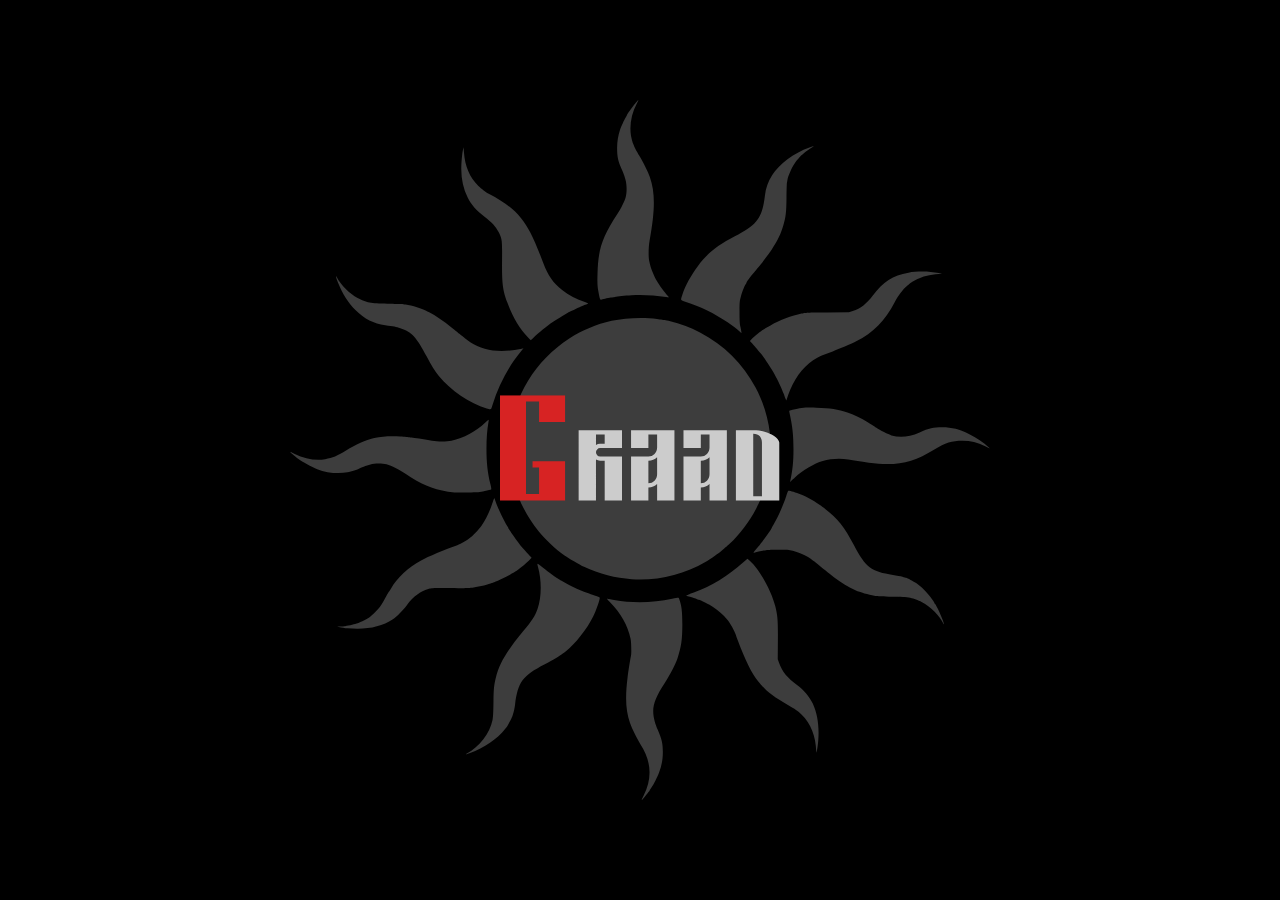
<file: index.html>
<!DOCTYPE html>
<html lang="ru">
<head>
    <meta charset="UTF-8">
    <meta name="viewport" content="width=device-width, initial-scale=1.0, viewport-fit=cover, user-scalable=no">
    <title>GRAAD | Главная</title>
    <link rel="stylesheet" href="style.css">
    <script src="https://telegram.org/js/telegram-web-app.js"></script>
</head>
<style>
   /* Запрет прокрутки страницы */
body {
    overflow: hidden !important;
    position: fixed !important;
    width: 100% !important;
    height: 100% !important;
    margin: 0;
    padding: 0;
}

/* Контент должен прокручиваться внутри, если нужно */
.main-content {
    overflow-y: auto;
    height: 100%;
    -webkit-overflow-scrolling: touch;
}

/* Скрываем скроллбар (опционально) */
.main-content::-webkit-scrollbar {
    width: 0;
    background: transparent;
}
</style>
<body>
    <!-- Бургер-меню (боковая панель) -->
    <div class="burger-menu" id="burgerMenu">
        <div class="burger-overlay" id="burgerOverlay"></div>
        <div class="burger-panel">
            <div class="burger-header">
                <img src="logo.svg" alt="GRAAD" class="burger-logo">
                <button class="burger-close" id="burgerClose">✕</button>
            </div>
            <nav class="burger-nav">
                <a href="index.html" class="burger-link">Главная</a>
                <a href="catalog.html" class="burger-link">Каталог</a>
                <a href="about.html" class="burger-link">О нас</a>
                <a href="new.html" class="burger-link">Новинки</a>
                <a href="sales.html" class="burger-link">Скидки</a>
                <a href="support.html" class="burger-link">Поддержка</a>
                <a href="game.html" class="burger-link">Получить скидку!</a>
            </nav>
        </div>
    </div>

    <header class="glass-header">
        <div class="header-left">
            <img src="logo.svg" alt="GRAAD" class="logo-icon" id="logoBtn">
        </div>
        <div class="header-right">
            <button class="icon-btn" id="cartBtn">
                <img src="cart.svg" alt="Корзина">
                <span class="cart-count" style="display: none;">0</span>
            </button>
            <button class="burger-btn" id="burgerBtn">
                <img src="menu.svg" alt="Меню">
            </button>
        </div>
    </header>

    <!-- Анимационный экран загрузки (сплеш) -->
    <div class="splash-screen" id="splashScreen">
        <div class="splash-container">
            <div class="splash-sun" id="splashSun">
                <img src="sun.svg" alt="Sun">
            </div>
            <div class="splash-text" id="splashText">
                <img src="text.svg" alt="GRAAD">
            </div>
        </div>
    </div>

    <!-- Основной контент (изначально скрыт) -->
    <main class="main-content hidden" id="mainContent">
        <!-- Фоновый слайдер во весь экран -->
        <div class="fullscreen-slider" id="fullscreenSlider">
            <div class="slider-slide active" style="background-image: url('1.jpg')"></div>
            <div class="slider-slide" style="background-image: url('2.jpg')"></div>
            <div class="slider-slide" style="background-image: url('3.jpg')"></div>
            <div class="slider-slide" style="background-image: url('4.jpg')"></div>
            <div class="slider-overlay"></div>
        </div>

        <!-- Контент поверх слайдера -->
        <div class="hero-content">
            <h1 class="hero-title" id="heroTitle">
                Одежда с<br>брянским духом
            </h1>
            
            <div class="hero-buttons" id="heroButtons">
                <a href="catalog.html" class="btn btn-primary">Каталог</a>
                <a href="https://t.me/your_channel" target="_blank" class="btn btn-outline">Telegram-канал</a>
            </div>
        </div>

        <!-- Нижние иконки соцсетей -->
        <div class="social-icons" id="socialIcons">
            <a href="https://t.me/graad32" class="social-link"><img src="telegram.svg" alt="Telegram"></a>
            <a href="https://www.tiktok.com/@graad32" class="social-link"><img src="tiktok.svg" alt="TikTok"></a>
            <a href="#" class="social-link"><img src="instagram.svg" alt="Instagram"></a>
        </div>
    </main>

    <script src="data.js"></script>
    <script src="script.js"></script>
    <script>
        // Бургер-меню
        const burgerBtn = document.getElementById('burgerBtn');
        const burgerMenu = document.getElementById('burgerMenu');
        const burgerOverlay = document.getElementById('burgerOverlay');
        const burgerClose = document.getElementById('burgerClose');
        
        function openBurger() {
            burgerMenu.classList.add('open');
            document.body.style.overflow = 'hidden';
        }
        
        function closeBurger() {
            burgerMenu.classList.remove('open');
            document.body.style.overflow = '';
        }
        
        burgerBtn?.addEventListener('click', openBurger);
        burgerOverlay?.addEventListener('click', closeBurger);
        burgerClose?.addEventListener('click', closeBurger);
        
        // Корзина
        document.getElementById('cartBtn')?.addEventListener('click', () => {
            window.location.href = 'cart.html';
        });
        
        // Логотип на главную (уже на главной, но оставим)
        document.getElementById('logoBtn')?.addEventListener('click', () => {
            window.location.href = 'index.html';
        });
        
        // sessionStorage — анимация показывается при каждом новом запуске приложения
const hasSeenAnimation = sessionStorage.getItem('grad_splash_shown');

// Функция для запрета скролла
function disablePageScroll() {
    document.body.style.overflow = 'hidden';
    document.body.style.position = 'fixed';
    document.body.style.width = '100%';
    document.body.style.height = '100%';
}

// Функция для разрешения скролла (если понадобится)
function enablePageScroll() {
    document.body.style.overflow = '';
    document.body.style.position = '';
    document.body.style.width = '';
    document.body.style.height = '';
}

// Сразу запрещаем скролл при загрузке страницы
disablePageScroll();

if (!hasSeenAnimation) {
    sessionStorage.setItem('grad_splash_shown', 'true');
    // Для первого захода тоже запрещаем скролл, пока идёт анимация
    // Скролл будет запрещён постоянно
} else {
    const splashScreen = document.getElementById('splashScreen');
    const mainContent = document.getElementById('mainContent');
    
    if (splashScreen && mainContent) {
        splashScreen.style.display = 'none';
        mainContent.classList.remove('hidden');
        document.body.classList.add('has-slider');
        
        if (typeof startBackgroundSlider === 'function') {
            startBackgroundSlider();
        }
        
        setTimeout(() => {
            const heroTitle = document.getElementById('heroTitle');
            const heroButtons = document.getElementById('heroButtons');
            const socialIcons = document.getElementById('socialIcons');
            
            if (heroTitle) heroTitle.classList.add('visible');
            if (heroButtons) heroButtons.classList.add('visible');
            if (socialIcons) socialIcons.classList.add('visible');
        }, 100);
    }
}
    </script>
</body>
</html>
</file>
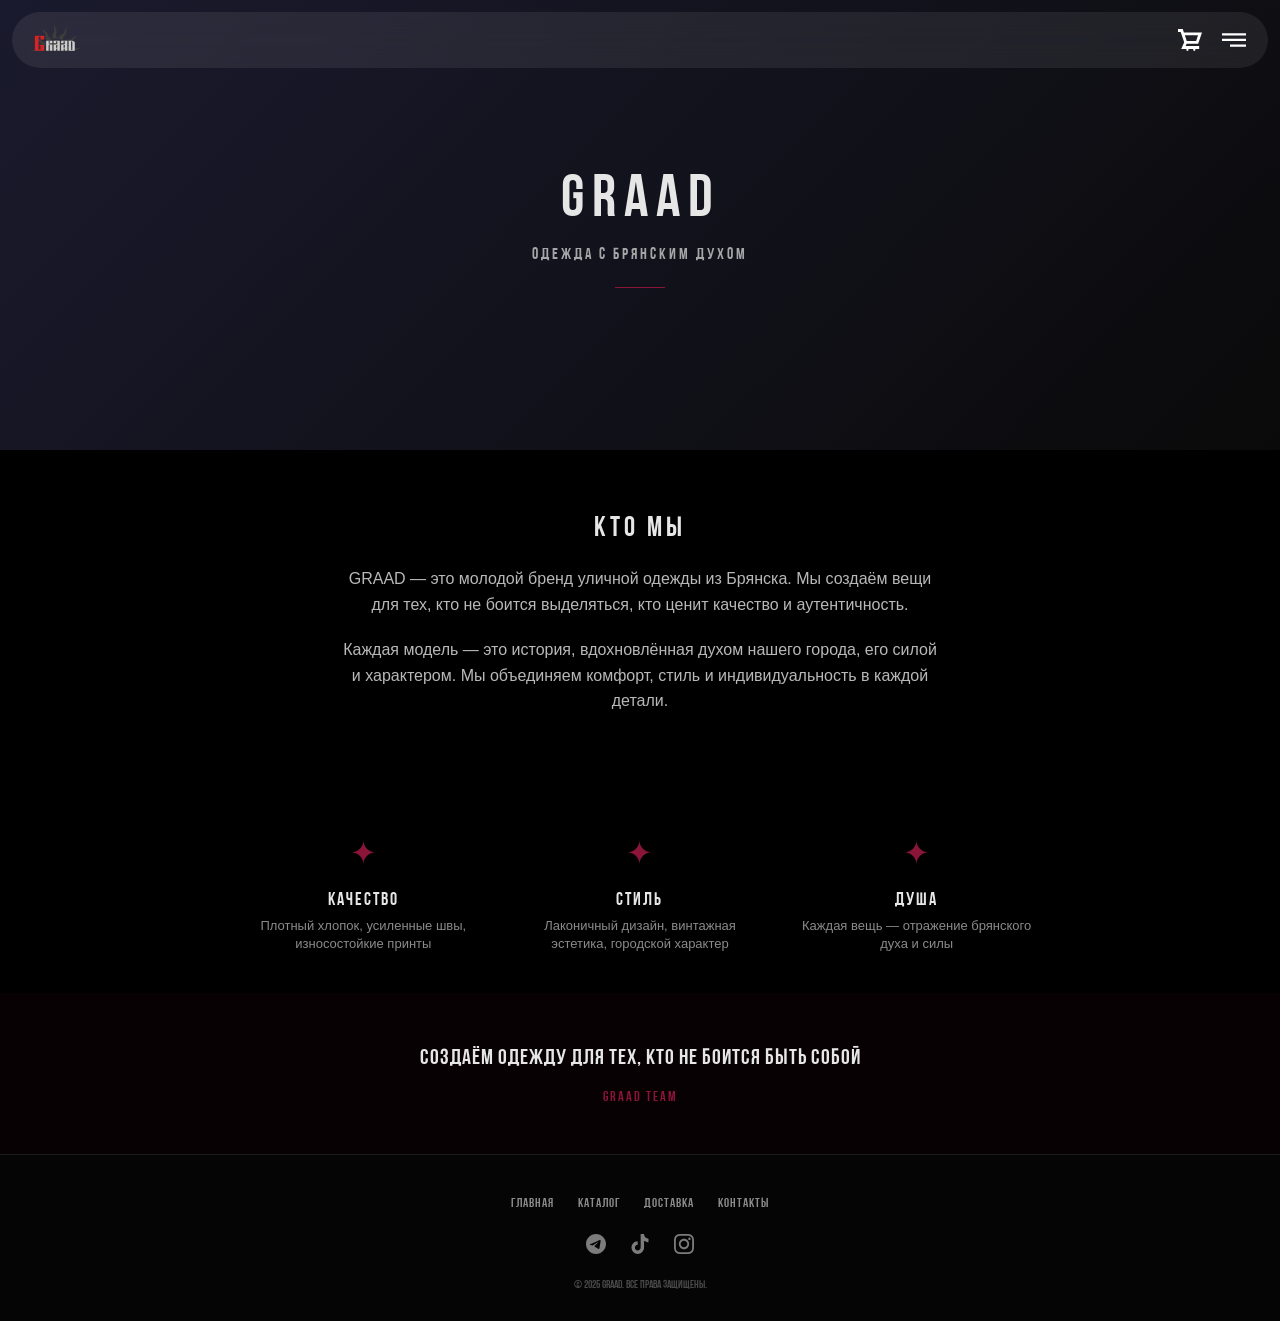
<file: about.html>
<!DOCTYPE html>
<html lang="ru">
<head>
    <meta charset="UTF-8">
    <meta name="viewport" content="width=device-width, initial-scale=1.0, viewport-fit=cover, user-scalable=no">
    <title>GRAAD | О нас</title>
    <link rel="stylesheet" href="style.css">
    <script src="https://telegram.org/js/telegram-web-app.js"></script>
</head>
<body>
    <!-- Бургер-меню -->
    <div class="burger-menu" id="burgerMenu">
        <div class="burger-overlay" id="burgerOverlay"></div>
        <div class="burger-panel">
            <div class="burger-header">
                <img src="logo.svg" alt="GRAAD" class="burger-logo">
                <button class="burger-close" id="burgerClose">✕</button>
            </div>
            <nav class="burger-nav">
                <a href="index.html" class="burger-link">Главная</a>
                <a href="catalog.html" class="burger-link">Каталог</a>
                <a href="about.html" class="burger-link">О нас</a>
                <a href="new.html" class="burger-link">Новинки</a>
                <a href="sales.html" class="burger-link">Скидки</a>
                <a href="support.html" class="burger-link">Поддержка</a>
                <a href="game.html" class="burger-link">Получить скидку!</a>
            </nav>
        </div>
    </div>

    <header class="glass-header">
        <div class="header-left">
            <img src="logo.svg" alt="GRAAD" class="logo-icon" id="logoBtn">
        </div>
        <div class="header-right">
            <button class="icon-btn" id="cartBtn">
                <img src="cart.svg" alt="Корзина">
                <span class="cart-count" style="display: none;">0</span>
            </button>
            <button class="burger-btn" id="burgerBtn">
                <img src="menu.svg" alt="Меню">
            </button>
        </div>
    </header>

    <main class="about-page">
        <!-- Hero секция с видео-заглушкой -->
        <section class="about-hero">
            <div class="about-hero-bg"></div>
            <div class="about-hero-content">
                <h1 class="about-title">GRAAD</h1>
                <p class="about-subtitle">Одежда с брянским духом</p>
                <div class="about-divider"></div>
            </div>
        </section>

        <!-- Блок "Кто мы" -->
        <section class="about-story">
            <div class="container">
                <div class="story-content">
                    <h2 class="story-title">КТО МЫ</h2>
                    <p class="story-text">GRAAD — это молодой бренд уличной одежды из Брянска. Мы создаём вещи для тех, кто не боится выделяться, кто ценит качество и аутентичность.</p>
                    <p class="story-text">Каждая модель — это история, вдохновлённая духом нашего города, его силой и характером. Мы объединяем комфорт, стиль и индивидуальность в каждой детали.</p>
                </div>
            </div>
        </section>

        <!-- Минималистичная сетка ценностей -->
        <section class="about-values">
            <div class="container">
                <div class="values-grid">
                    <div class="value-item">
                        <div class="value-icon">✦</div>
                        <h3 class="value-title">Качество</h3>
                        <p class="value-text">Плотный хлопок, усиленные швы, износостойкие принты</p>
                    </div>
                    <div class="value-item">
                        <div class="value-icon">✦</div>
                        <h3 class="value-title">Стиль</h3>
                        <p class="value-text">Лаконичный дизайн, винтажная эстетика, городской характер</p>
                    </div>
                    <div class="value-item">
                        <div class="value-icon">✦</div>
                        <h3 class="value-title">Душа</h3>
                        <p class="value-text">Каждая вещь — отражение брянского духа и силы</p>
                    </div>
                </div>
            </div>
        </section>

        <!-- Короткая цитата -->
        <section class="about-quote">
            <div class="container">
                <p class="quote-text">Создаём одежду для тех, кто не боится быть собой</p>
                <p class="quote-author">GRAAD TEAM</p>
            </div>
        </section>

        <!-- Подвал -->
        <footer class="about-footer">
            <div class="container">
                <div class="footer-links">
                    <a href="index.html">Главная</a>
                    <a href="catalog.html">Каталог</a>
                    <a href="#">Доставка</a>
                    <a href="#">Контакты</a>
                </div>
                <div class="footer-social">
                    <a href="#" class="social-link"><img src="telegram.svg" alt="Telegram"></a>
                    <a href="#" class="social-link"><img src="tiktok.svg" alt="TikTok"></a>
                    <a href="#" class="social-link"><img src="instagram.svg" alt="Instagram"></a>
                </div>
                <div class="footer-copyright">
                    © 2025 GRAAD. Все права защищены.
                </div>
            </div>
        </footer>
    </main>

    <script src="data.js"></script>
    <script src="script.js"></script>
    <script>
        // Бургер-меню
        const burgerBtn = document.getElementById('burgerBtn');
        const burgerMenu = document.getElementById('burgerMenu');
        const burgerOverlay = document.getElementById('burgerOverlay');
        const burgerClose = document.getElementById('burgerClose');
        
        function openBurger() {
            burgerMenu.classList.add('open');
            document.body.style.overflow = 'hidden';
        }
        
        function closeBurger() {
            burgerMenu.classList.remove('open');
            document.body.style.overflow = '';
        }
        
        if (burgerBtn) burgerBtn.addEventListener('click', openBurger);
        if (burgerOverlay) burgerOverlay.addEventListener('click', closeBurger);
        if (burgerClose) burgerClose.addEventListener('click', closeBurger);
        
        // Корзина
        document.getElementById('cartBtn')?.addEventListener('click', () => {
            window.location.href = 'cart.html';
        });
        
        // Логотип на главную
        document.getElementById('logoBtn')?.addEventListener('click', () => {
            window.location.href = 'index.html';
        });
        
        // Обновление счётчика корзины
        function updateCartCounter() {
            const cart = localStorage.getItem('cart');
            const items = cart ? JSON.parse(cart) : [];
            const totalCount = items.reduce((sum, item) => sum + item.quantity, 0);
            const counter = document.querySelector('.cart-count');
            if (counter) {
                if (totalCount > 0) {
                    counter.textContent = totalCount;
                    counter.style.display = 'flex';
                } else {
                    counter.style.display = 'none';
                }
            }
        }
        
        updateCartCounter();
        
        // Telegram инициализация
        if (window.Telegram && window.Telegram.WebApp) {
            const tg = window.Telegram.WebApp;
            tg.ready();
            tg.expand();
            tg.enableClosingConfirmation();
        }
        
        console.log('✅ Страница "О нас" загружена');
    </script>
</body>
</html>
</file>
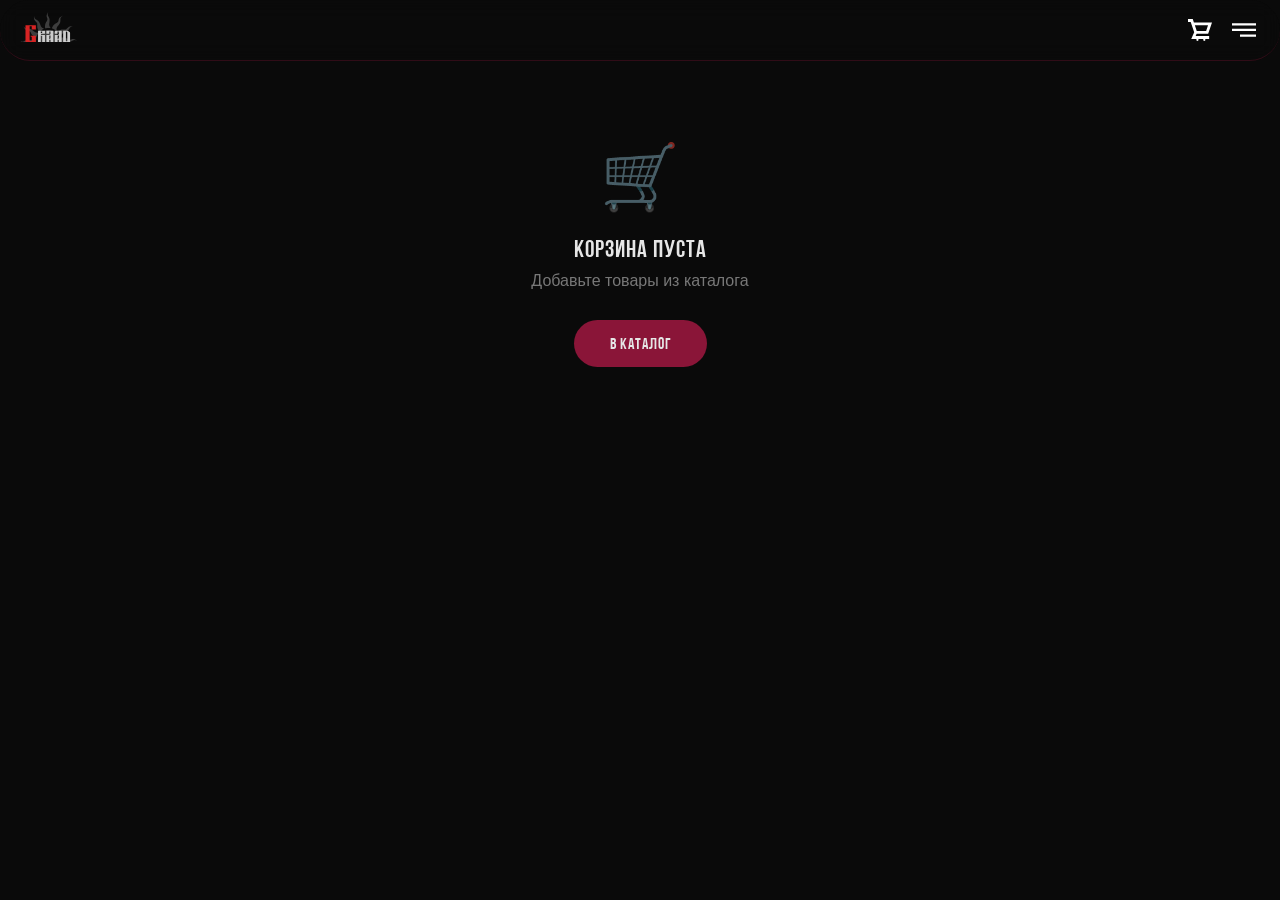
<file: cart.html>
<!DOCTYPE html>
<html lang="ru">
<head>
    <meta charset="UTF-8">
    <meta name="viewport" content="width=device-width, initial-scale=1.0, viewport-fit=cover, user-scalable=no">
    <title>GRAAD | Корзина</title>
    <link rel="stylesheet" href="style.css">
    <script src="https://telegram.org/js/telegram-web-app.js"></script>
    <style>
        /* Базовые стили */
        * {
            margin: 0;
            padding: 0;
            box-sizing: border-box;
        }

        body {
            background: #0a0a0a;
            font-family: 'Bebas Neue Cyrillic', 'Bebas Neue', -apple-system, BlinkMacSystemFont, 'Segoe UI', sans-serif;
            color: #E6E6E6;
        }

        /* Стили для бургер-меню (открывается СПРАВА) */
        .burger-menu {
            position: fixed;
            top: 0;
            left: 0;
            width: 100%;
            height: 100%;
            z-index: 1000;
            pointer-events: none;
        }

        .burger-menu.open {
            pointer-events: auto;
        }

        .burger-overlay {
            position: absolute;
            top: 0;
            left: 0;
            width: 100%;
            height: 100%;
            background: rgba(0, 0, 0, 0.7);
            backdrop-filter: blur(5px);
            opacity: 0;
            transition: opacity 0.3s ease;
        }

        .burger-menu.open .burger-overlay {
            opacity: 1;
        }

        /* Панель справа вместо слева */
        .burger-panel {
            position: absolute;
            top: 0;
            right: -280px;  /* Скрыта справа */
            width: 280px;
            height: 100%;
            background: #0f0f0f;
            box-shadow: -2px 0 20px rgba(0, 0, 0, 0.5);
            transition: right 0.3s ease;
            display: flex;
            flex-direction: column;
            z-index: 1001;
        }

        .burger-menu.open .burger-panel {
            right: 0;  /* Открывается справа */
        }

        .burger-header {
            padding: 20px;
            display: flex;
            justify-content: space-between;
            align-items: center;
            border-bottom: 1px solid rgba(138, 21, 56, 0.3);
        }

        .burger-logo {
            width: 80px;
            height: auto;
        }

        .burger-close {
            background: none;
            border: none;
            color: #E6E6E6;
            font-size: 24px;
            cursor: pointer;
        }

        .burger-nav {
            display: flex;
            flex-direction: column;
            padding: 20px;
            gap: 16px;
        }

        .burger-link {
            color: #E6E6E6;
            text-decoration: none;
            font-size: 18px;
            letter-spacing: 1px;
            padding: 8px 0;
            transition: color 0.2s ease;
        }

        .burger-link:active {
            color: #8A1538;
        }

        /* Хедер */
        .glass-header {
            position: fixed;
            top: 0;
            left: 0;
            right: 0;
            display: flex;
            justify-content: space-between;
            align-items: center;
            padding: 12px 20px;
            background: rgba(10, 10, 10, 0.9);
            backdrop-filter: blur(10px);
            z-index: 100;
            border-bottom: 1px solid rgba(138, 21, 56, 0.3);
        }

        .header-left, .header-right {
            display: flex;
            align-items: center;
            gap: 12px;
        }

        .logo-icon {
            height: 36px;
            cursor: pointer;
        }

        .icon-btn {
            background: none;
            border: none;
            cursor: pointer;
            position: relative;
            padding: 8px;
        }

        .icon-btn img {
            width: 24px;
            height: 24px;
            filter: brightness(0) invert(1);
        }

        .cart-count {
            position: absolute;
            top: 0;
            right: 0;
            background: #8A1538;
            color: #E6E6E6;
            font-size: 10px;
            font-weight: bold;
            width: 18px;
            height: 18px;
            border-radius: 50%;
            display: flex;
            align-items: center;
            justify-content: center;
            font-family: monospace;
        }

        .burger-btn {
            background: none;
            border: none;
            cursor: pointer;
            padding: 8px;
        }

        .burger-btn img {
            width: 24px;
            height: 24px;
            filter: brightness(0) invert(1);
        }

        /* Контейнер корзины */
        .cart-container {
            padding-top: 80px;
            padding-bottom: 50px;
            max-width: 600px;
            margin: 0 auto;
            padding-left: 20px;
            padding-right: 20px;
        }

        .cart-items {
            margin-bottom: 20px;
        }

        .cart-item {
            display: flex;
            gap: 12px;
            background: rgba(255, 255, 255, 0.05);
            border-radius: 16px;
            padding: 12px;
            margin-bottom: 12px;
        }

        .cart-item-image {
            width: 70px;
            height: 70px;
            border-radius: 12px;
            object-fit: cover;
            background: #1a1a1a;
        }

        .cart-item-details {
            flex: 1;
        }

        .cart-item-title {
            font-size: 16px;
            font-weight: 500;
            margin-bottom: 4px;
        }

        .cart-item-size {
            font-size: 12px;
            color: rgba(230, 230, 230, 0.5);
            margin-bottom: 4px;
        }

        .cart-item-price {
            font-size: 14px;
            color: #8A1538;
        }

        .cart-item-actions {
            display: flex;
            flex-direction: column;
            align-items: flex-end;
            justify-content: space-between;
        }

        .cart-quantity {
            display: flex;
            align-items: center;
            gap: 10px;
        }

        .cart-qty-btn {
            width: 28px;
            height: 28px;
            background: rgba(138, 21, 56, 0.3);
            border: none;
            border-radius: 8px;
            color: #E6E6E6;
            font-size: 18px;
            cursor: pointer;
        }

        .cart-remove-btn {
            background: none;
            border: none;
            font-size: 20px;
            cursor: pointer;
            color: rgba(230, 230, 230, 0.5);
        }

        .empty-cart {
            text-align: center;
            padding: 60px 20px;
        }

        .empty-cart-icon {
            font-size: 64px;
            margin-bottom: 20px;
        }

        .empty-cart h3 {
            font-size: 24px;
            margin-bottom: 10px;
        }

        .empty-cart p {
            color: rgba(230, 230, 230, 0.5);
            margin-bottom: 30px;
        }

        .btn-primary {
            display: inline-block;
            padding: 14px 40px;
            background: #8A1538;
            color: #E6E6E6;
            text-decoration: none;
            border-radius: 60px;
            font-size: 16px;
            letter-spacing: 1px;
        }

        .cart-summary {
            background: rgba(255, 255, 255, 0.05);
            border-radius: 20px;
            padding: 20px;
        }

        .summary-row {
            display: flex;
            justify-content: space-between;
            padding: 10px 0;
            font-size: 16px;
            border-bottom: 1px solid rgba(230, 230, 230, 0.1);
        }

        .summary-row.total {
            font-size: 20px;
            font-weight: bold;
            border-bottom: none;
            margin-top: 10px;
            padding-top: 15px;
        }

        .btn-checkout {
            width: 100%;
            padding: 16px;
            background: #8A1538;
            border: none;
            border-radius: 60px;
            color: #E6E6E6;
            font-size: 18px;
            font-family: 'Bebas Neue Cyrillic', sans-serif;
            letter-spacing: 2px;
            cursor: pointer;
            margin-top: 20px;
        }

        .btn-checkout:disabled {
            opacity: 0.5;
            cursor: not-allowed;
        }

        .checkout-note {
            font-size: 11px;
            color: rgba(230, 230, 230, 0.4);
            text-align: center;
            margin-top: 12px;
        }

        /* Промокод секция */
        .promo-section {
            background: rgba(255, 255, 255, 0.05);
            border-radius: 16px;
            margin-bottom: 20px;
            overflow: hidden;
        }

        .promo-header {
            display: flex;
            justify-content: space-between;
            align-items: center;
            padding: 14px 16px;
            font-size: 14px;
            letter-spacing: 1px;
            color: rgba(230, 230, 230, 0.8);
            cursor: pointer;
        }

        .promo-toggle {
            background: none;
            border: none;
            color: #E6E6E6;
            font-size: 12px;
            cursor: pointer;
        }

        .promo-body {
            padding: 0 16px 16px 16px;
        }

        .promo-hint {
            font-size: 12px;
            color: rgba(230, 230, 230, 0.5);
            margin-bottom: 12px;
        }

        .promo-input-group {
            display: flex;
            gap: 10px;
        }

        .promo-input {
            flex: 1;
            padding: 12px 14px;
            background: rgba(255, 255, 255, 0.05);
            border: 1px solid rgba(230, 230, 230, 0.2);
            border-radius: 12px;
            font-size: 14px;
            color: #E6E6E6;
            font-family: monospace;
        }

        .promo-input:focus {
            outline: none;
            border-color: #8A1538;
        }

        .promo-apply {
            padding: 12px 20px;
            background: #8A1538;
            border: none;
            border-radius: 12px;
            color: #E6E6E6;
            font-size: 14px;
            font-family: 'Bebas Neue Cyrillic', sans-serif;
            letter-spacing: 1px;
            cursor: pointer;
        }

        .promo-apply:active {
            transform: scale(0.96);
        }

        .promo-message {
            font-size: 12px;
            margin-top: 10px;
            text-align: center;
        }

        .receipt-section {
            background: rgba(255, 255, 255, 0.05);
            border-radius: 16px;
            margin-top: 20px;
            overflow: hidden;
        }

        .receipt-header {
            padding: 14px 16px;
            font-size: 14px;
            letter-spacing: 1px;
            color: rgba(230, 230, 230, 0.8);
            border-bottom: 1px solid rgba(230, 230, 230, 0.1);
        }

        .receipt-body {
            padding: 16px;
        }

        .receipt-hint {
            font-size: 12px;
            color: rgba(230, 230, 230, 0.5);
            margin-bottom: 12px;
        }

        .receipt-attach-area {
            background: rgba(255, 255, 255, 0.03);
            border-radius: 16px;
            padding: 12px;
            margin-bottom: 12px;
        }

        .attach-receipt-btn {
            width: 100%;
            padding: 12px;
            background: rgba(255, 255, 255, 0.05);
            border: 1px dashed rgba(230, 230, 230, 0.3);
            border-radius: 12px;
            color: rgba(230, 230, 230, 0.7);
            font-size: 14px;
            cursor: pointer;
        }

        .receipt-preview-list {
            display: flex;
            flex-wrap: wrap;
            gap: 12px;
            margin-top: 12px;
        }

        .receipt-preview {
            position: relative;
            width: 80px;
            height: 80px;
            border-radius: 12px;
            overflow: hidden;
            background: rgba(255, 255, 255, 0.05);
        }

        .receipt-preview img {
            width: 100%;
            height: 100%;
            object-fit: cover;
        }

        .receipt-preview-pdf {
            display: flex;
            align-items: center;
            justify-content: center;
            background: #8A1538;
            color: #E6E6E6;
            font-size: 12px;
        }

        .remove-receipt {
            position: absolute;
            top: 4px;
            right: 4px;
            width: 20px;
            height: 20px;
            background: #8A1538;
            border: none;
            border-radius: 50%;
            color: #E6E6E6;
            font-size: 12px;
            cursor: pointer;
            display: flex;
            align-items: center;
            justify-content: center;
        }

        .send-receipt-btn {
            width: 100%;
            padding: 14px;
            background: #8A1538;
            border: none;
            border-radius: 60px;
            color: #E6E6E6;
            font-size: 16px;
            font-family: 'Bebas Neue Cyrillic', 'Bebas Neue', sans-serif;
            letter-spacing: 1px;
            cursor: pointer;
        }

        .send-receipt-btn:disabled {
            opacity: 0.5;
        }

        .receipt-note {
            font-size: 10px;
            color: rgba(230, 230, 230, 0.3);
            margin-top: 8px;
            text-align: center;
        }

        /* Модальные окна */
        .custom-modal {
            position: fixed;
            top: 0;
            left: 0;
            width: 100%;
            height: 100%;
            z-index: 2000;
            display: flex;
            align-items: center;
            justify-content: center;
        }

        .custom-modal-overlay {
            position: absolute;
            top: 0;
            left: 0;
            width: 100%;
            height: 100%;
            background: rgba(0, 0, 0, 0.85);
            backdrop-filter: blur(8px);
        }

        .custom-modal-container {
            position: relative;
            width: 90%;
            max-width: 340px;
            background: #0a0a0a;
            border-radius: 28px;
            border: 1px solid rgba(138, 21, 56, 0.3);
            overflow: hidden;
            z-index: 2001;
            animation: modalFadeIn 0.3s ease;
        }

        .custom-modal-header {
            padding: 20px 20px 10px;
            text-align: center;
            font-size: 16px;
            letter-spacing: 1px;
            color: #E6E6E6;
            border-bottom: 1px solid rgba(230, 230, 230, 0.1);
        }

        .custom-modal-body {
            padding: 20px;
        }

        .custom-modal-body p {
            font-size: 14px;
            color: rgba(230, 230, 230, 0.8);
            line-height: 1.4;
            margin-bottom: 12px;
        }

        .custom-modal-hint {
            font-size: 12px;
            color: rgba(230, 230, 230, 0.5);
        }

        .custom-modal-input {
            width: 100%;
            padding: 14px 16px;
            background: rgba(255, 255, 255, 0.05);
            border: 1px solid rgba(230, 230, 230, 0.2);
            border-radius: 16px;
            font-size: 16px;
            color: #E6E6E6;
            font-family: monospace;
            margin-top: 16px;
        }

        .custom-modal-input:focus {
            outline: none;
            border-color: #8A1538;
        }

        .custom-modal-error {
            font-size: 12px;
            color: #ff3b30;
            margin-top: 8px;
            text-align: center;
        }

        .custom-modal-footer {
            padding: 0 20px 20px;
        }

        .custom-modal-btn {
            width: 100%;
            padding: 14px;
            background: #8A1538;
            border: none;
            border-radius: 60px;
            color: #E6E6E6;
            font-size: 16px;
            font-family: 'Bebas Neue Cyrillic', 'Bebas Neue', sans-serif;
            letter-spacing: 1px;
            cursor: pointer;
        }

        .custom-modal-btn:active {
            transform: scale(0.97);
        }

        .custom-popup {
            position: fixed;
            top: 0;
            left: 0;
            width: 100%;
            height: 100%;
            z-index: 2000;
            display: flex;
            align-items: center;
            justify-content: center;
        }

        .custom-popup-overlay {
            position: absolute;
            top: 0;
            left: 0;
            width: 100%;
            height: 100%;
            background: rgba(0, 0, 0, 0.85);
            backdrop-filter: blur(8px);
        }

        .custom-popup-container {
            position: relative;
            width: 90%;
            max-width: 340px;
            background: #0a0a0a;
            border-radius: 28px;
            border: 1px solid rgba(138, 21, 56, 0.3);
            overflow: hidden;
            z-index: 2001;
            animation: modalFadeIn 0.3s ease;
            max-height: 80vh;
            overflow-y: auto;
        }

        .custom-popup-header {
            padding: 20px 20px 10px;
            text-align: center;
            font-size: 18px;
            letter-spacing: 1px;
            color: #E6E6E6;
            border-bottom: 1px solid rgba(230, 230, 230, 0.1);
            font-family: 'Bebas Neue Cyrillic', 'Bebas Neue', sans-serif;
        }

        .custom-popup-body {
            padding: 20px;
            font-size: 14px;
            color: rgba(230, 230, 230, 0.9);
            line-height: 1.5;
        }

        .custom-popup-body b {
            color: #8A1538;
        }

        .custom-popup-body code {
            background: rgba(138, 21, 56, 0.2);
            padding: 2px 6px;
            border-radius: 6px;
            font-family: monospace;
        }

        .custom-popup-footer {
            padding: 0 20px 20px;
        }

        .custom-popup-btn {
            width: 100%;
            padding: 14px;
            background: #8A1538;
            border: none;
            border-radius: 60px;
            color: #E6E6E6;
            font-size: 16px;
            font-family: 'Bebas Neue Cyrillic', 'Bebas Neue', sans-serif;
            letter-spacing: 1px;
            cursor: pointer;
        }

        @keyframes modalFadeIn {
            from {
                opacity: 0;
                transform: scale(0.95);
            }
            to {
                opacity: 1;
                transform: scale(1);
            }
        }

        @media (max-width: 480px) {
            .promo-input-group {
                flex-direction: column;
            }
            .promo-apply {
                padding: 10px;
            }
        }
    </style>
</head>
<body>
    <!-- Бургер-меню (открывается СПРАВА) -->
    <div class="burger-menu" id="burgerMenu">
        <div class="burger-overlay" id="burgerOverlay"></div>
        <div class="burger-panel">
            <div class="burger-header">
                <img src="logo.svg" alt="GRAAD" class="burger-logo">
                <button class="burger-close" id="burgerClose">✕</button>
            </div>
            <nav class="burger-nav">
                <a href="index.html" class="burger-link">Главная</a>
                <a href="catalog.html" class="burger-link">Каталог</a>
                <a href="about.html" class="burger-link">О нас</a>
                <a href="new.html" class="burger-link">Новинки</a>
                <a href="sales.html" class="burger-link">Скидки</a>
                <a href="support.html" class="burger-link">Поддержка</a>
                <a href="game.html" class="burger-link">Получить скидку!</a>
            </nav>
        </div>
    </div>

    <header class="glass-header">
        <div class="header-left">
            <img src="logo.svg" alt="GRAAD" class="logo-icon" id="logoBtn">
        </div>
        <div class="header-right">
            <button class="icon-btn" id="cartBtn">
                <img src="cart.svg" alt="Корзина">
                <span class="cart-count" style="display: none;">0</span>
            </button>
            <button class="burger-btn" id="burgerBtn">
                <img src="menu.svg" alt="Меню">
            </button>
        </div>
    </header>

    <!-- Модальное окно для ввода контакта -->
    <div class="custom-modal" id="usernameModal" style="display: none;">
        <div class="custom-modal-overlay"></div>
        <div class="custom-modal-container">
            <div class="custom-modal-header">
                <span>🔐 ТРЕБУЕТСЯ ИДЕНТИФИКАЦИЯ</span>
            </div>
            <div class="custom-modal-body">
                <p>Для оформления заказа необходимо указать ваш Telegram username или номер телефона.</p>
                <p class="custom-modal-hint">Это нужно, чтобы мы могли связаться с вами и отправить реквизиты для оплаты.</p>
                <input type="text" id="guestUsernameInput" class="custom-modal-input" placeholder="Ваш Telegram username или телефон">
                <div class="custom-modal-error" id="modalError"></div>
            </div>
            <div class="custom-modal-footer">
                <button class="custom-modal-btn" id="saveUsernameBtn">ПРОДОЛЖИТЬ</button>
            </div>
        </div>
    </div>

    <!-- Кастомный попап -->
    <div class="custom-popup" id="customPopup" style="display: none;">
        <div class="custom-popup-overlay"></div>
        <div class="custom-popup-container">
            <div class="custom-popup-header" id="popupTitle">✅ Заказ оформлен!</div>
            <div class="custom-popup-body" id="popupMessage"></div>
            <div class="custom-popup-footer">
                <button class="custom-popup-btn" id="popupCloseBtn">OK</button>
            </div>
        </div>
    </div>

    <div class="cart-container">
        <div id="cart-items" class="cart-items"></div>
        
        <div id="empty-cart" class="empty-cart" style="display: none;">
            <div class="empty-cart-icon">🛒</div>
            <h3>КОРЗИНА ПУСТА</h3>
            <p>Добавьте товары из каталога</p>
            <a href="catalog.html" class="btn-primary">В КАТАЛОГ</a>
        </div>
        
        <div id="cart-summary" class="cart-summary" style="display: none;">
            <!-- Блок промокода -->
            <div class="promo-section">
                <div class="promo-header" id="promoHeader">
                    <span>🎁 ПРОМОКОД</span>
                    <button class="promo-toggle" id="promoToggle">▼</button>
                </div>
                <div class="promo-body" id="promoBody" style="display: none;">
                    <p class="promo-hint">Введите промокод, полученный в игре "Колесо фортуны"</p>
                    <div class="promo-input-group">
                        <input type="text" id="promoInput" class="promo-input" placeholder="GRAAD_...">
                        <button class="promo-apply" id="applyPromoBtn">ПРИМЕНИТЬ</button>
                    </div>
                    <div id="promoMessage" class="promo-message"></div>
                </div>
            </div>

            <!-- Итого -->
            <div class="summary-row">
                <span>ТОВАРОВ:</span>
                <span id="total-items">0</span>
            </div>
            <div class="summary-row" id="discountRow" style="display: none;">
                <span>СКИДКА:</span>
                <span id="discount-percent">0%</span>
            </div>
            <div class="summary-row" id="discountAmountRow" style="display: none;">
                <span>СУММА СКИДКИ:</span>
                <span id="discount-amount">0 ₽</span>
            </div>
            <div class="summary-row total">
                <span>ИТОГО:</span>
                <span id="total-price">0 ₽</span>
            </div>
            <button class="btn-checkout" id="checkout-btn">
                ОФОРМИТЬ ЗАКАЗ
            </button>
            <p class="checkout-note">После оформления вы сможете прикрепить чек</p>
        </div>

        <!-- Блок прикрепления чека -->
        <div class="receipt-section" id="receiptSection" style="display: none;">
            <div class="receipt-header">
                <span>📎 ПРИКРЕПИТЬ ЧЕК</span>
            </div>
            <div class="receipt-body">
                <p class="receipt-hint">После оплаты прикрепите фото или скриншот чека</p>
                <div class="receipt-attach-area">
                    <button type="button" class="attach-receipt-btn" id="attachReceiptBtn">📎 Выбрать файл</button>
                    <div class="receipt-preview-list" id="receiptPreviewList"></div>
                </div>
                <input type="file" id="receiptFileInput" accept="image/*,application/pdf" style="display: none;">
                <button class="send-receipt-btn" id="sendReceiptBtn" disabled>ОТПРАВИТЬ ЧЕК</button>
                <p class="receipt-note">Поддерживаются фото и PDF до 5 МБ</p>
            </div>
        </div>
    </div>

    <script>
        // ==================== НАСТРОЙКИ БОТА ====================
        // ⚠️ ВАЖНО: Замените на свои данные (те же, что и в game.html)!
        const BOT_TOKEN = '8407999877:AAFdVeqb39FWPA6Pt6GxatvuDlKxuBGUyJg';
        const ADMIN_CHAT_ID = '5960601317';
        // ======================================================

        // Получение информации о пользователе
        let tgUser = null;
        let tgUsername = 'Гость';
        let tgUserId = null;
        let orderPlaced = false;
        let isSendingReceipt = false;
        let isSendingOrder = false;
        let guestContact = null;

        // Текущая скидка и промокод
        let currentDiscount = 0;
        let appliedPromoCode = null;

        const RECEIPT_SECTION_KEY = 'grad_receipt_section_shown';

        // Функции для кастомного попапа
        function showCustomPopup(title, message, onClose) {
            const popup = document.getElementById('customPopup');
            const popupTitle = document.getElementById('popupTitle');
            const popupMessage = document.getElementById('popupMessage');
            const closeBtn = document.getElementById('popupCloseBtn');
            
            popupTitle.textContent = title;
            popupMessage.innerHTML = message;
            popup.style.display = 'flex';
            
            const handleClose = () => {
                popup.style.display = 'none';
                popupMessage.innerHTML = '';
                closeBtn.removeEventListener('click', handleClose);
                if (onClose) onClose();
            };
            
            closeBtn.addEventListener('click', handleClose);
            popup.addEventListener('click', (e) => {
                if (e.target === popup) handleClose();
            });
        }

        // Инициализация Telegram
        if (window.Telegram && window.Telegram.WebApp) {
            const tg = window.Telegram.WebApp;
            tg.ready();
            tg.expand();
            tg.enableClosingConfirmation();
            
            if (tg.initDataUnsafe && tg.initDataUnsafe.user) {
                tgUser = tg.initDataUnsafe.user;
                tgUserId = tgUser.id;
                if (tgUser.username) {
                    tgUsername = `@${tgUser.username}`;
                } else if (tgUser.first_name) {
                    tgUsername = `${tgUser.first_name} ${tgUser.last_name || ''}`.trim();
                } else {
                    tgUsername = `Пользователь ${tgUserId}`;
                }
                console.log('Пользователь авторизован:', tgUsername);
            } else {
                const savedContact = localStorage.getItem('grad_guest_contact');
                if (savedContact) {
                    guestContact = savedContact;
                    tgUsername = guestContact;
                    console.log('Гость с контактом:', guestContact);
                }
            }
        }

        function hasUserContact() {
            if (tgUserId) return true;
            return guestContact !== null;
        }

        function showUsernameModal() {
            const modal = document.getElementById('usernameModal');
            if (modal) {
                modal.style.display = 'flex';
                document.getElementById('guestUsernameInput').value = '';
                document.getElementById('modalError').textContent = '';
            }
        }

        function hideUsernameModal() {
            const modal = document.getElementById('usernameModal');
            if (modal) modal.style.display = 'none';
        }

        function saveGuestContact(contact) {
            guestContact = contact;
            tgUsername = contact;
            localStorage.setItem('grad_guest_contact', contact);
            hideUsernameModal();
            processCheckout();
        }

        // ==================== ПРОВЕРКА ПРОМОКОДА ИЗ LOCALSTORAGE ====================
        function checkGamePromoCode(promoCode) {
            const savedDiscounts = localStorage.getItem('grad_discounts');
            if (!savedDiscounts) {
                return { valid: false, discount: 0, message: 'Промокод не найден' };
            }
            
            const discounts = JSON.parse(savedDiscounts);
            const expectedUsername = promoCode.replace(/^GRAAD_/i, '');
            
            const foundDiscount = discounts.find(d => 
                d.username === expectedUsername || 
                d.username.toLowerCase() === expectedUsername.toLowerCase()
            );
            
            if (foundDiscount) {
                const usedPromocodes = JSON.parse(localStorage.getItem('grad_used_promocodes') || '[]');
                if (usedPromocodes.includes(promoCode)) {
                    return { valid: false, discount: 0, message: 'Этот промокод уже был использован' };
                }
                return { 
                    valid: true, 
                    discount: foundDiscount.discount, 
                    message: `Промокод принят! Скидка ${foundDiscount.discount}%`,
                    username: foundDiscount.username
                };
            }
            
            return { valid: false, discount: 0, message: 'Неверный промокод' };
        }
        
        function markPromoCodeAsUsed(promoCode) {
            const usedPromocodes = JSON.parse(localStorage.getItem('grad_used_promocodes') || '[]');
            if (!usedPromocodes.includes(promoCode)) {
                usedPromocodes.push(promoCode);
                localStorage.setItem('grad_used_promocodes', JSON.stringify(usedPromocodes));
            }
        }
        
        async function applyPromoCode(promoCode) {
            const promoMessage = document.getElementById('promoMessage');
            const result = checkGamePromoCode(promoCode);
            
            if (result.valid) {
                currentDiscount = result.discount;
                appliedPromoCode = promoCode;
                promoMessage.textContent = result.message;
                promoMessage.style.color = '#4caf50';
                
                const promoBody = document.getElementById('promoBody');
                const promoToggle = document.getElementById('promoToggle');
                promoBody.style.display = 'none';
                promoToggle.textContent = '▼';
                
                renderCart();
                showCustomPopup('🎁 Промокод принят!', result.message, null);
            } else {
                promoMessage.textContent = result.message;
                promoMessage.style.color = '#ff3b30';
            }
        }
        
        // ==================== ФУНКЦИИ КОРЗИНЫ ====================
        function getCart() {
            const cart = localStorage.getItem('cart');
            return cart ? JSON.parse(cart) : [];
        }
        
        function saveCart(cart) {
            localStorage.setItem('cart', JSON.stringify(cart));
        }
        
        function updateCartCounter() {
            const cart = getCart();
            const totalItems = cart.reduce((sum, item) => sum + item.quantity, 0);
            const counters = document.querySelectorAll('.cart-count');
            counters.forEach(counter => {
                if (totalItems > 0) {
                    counter.textContent = totalItems;
                    counter.style.display = 'flex';
                } else {
                    counter.style.display = 'none';
                }
            });
        }
        
        function getCartTotal() {
            const cart = getCart();
            return cart.reduce((total, item) => total + (item.price * item.quantity), 0);
        }
        
        function removeFromCart(productId, size) {
            let cart = getCart();
            cart = cart.filter(item => !(item.id === productId && item.size === size));
            saveCart(cart);
            updateCartCounter();
            renderCart();
        }
        
        function updateQuantity(productId, size, newQuantity) {
            const cart = getCart();
            const item = cart.find(item => item.id === productId && item.size === size);
            if (item && newQuantity > 0) {
                item.quantity = newQuantity;
                saveCart(cart);
                updateCartCounter();
                renderCart();
            } else if (newQuantity <= 0) {
                removeFromCart(productId, size);
            }
        }
        
        function renderCart() {
            const cart = getCart();
            const cartItemsDiv = document.getElementById('cart-items');
            const emptyCartDiv = document.getElementById('empty-cart');
            const summaryDiv = document.getElementById('cart-summary');
            
            if (cart.length === 0 && !orderPlaced) {
                cartItemsDiv.style.display = 'none';
                emptyCartDiv.style.display = 'flex';
                summaryDiv.style.display = 'none';
                return;
            }
            
            cartItemsDiv.style.display = 'block';
            emptyCartDiv.style.display = 'none';
            summaryDiv.style.display = 'block';
            
            cartItemsDiv.innerHTML = cart.map(item => `
                <div class="cart-item">
                    <img src="${item.image}" alt="${item.name}" class="cart-item-image" onerror="this.src='https://placehold.co/400/333333/E6E6E6?text=GRAAD'">
                    <div class="cart-item-details">
                        <div class="cart-item-title">${item.name}</div>
                        <div class="cart-item-size">Размер: ${item.size}</div>
                        <div class="cart-item-price">${item.price.toLocaleString()} ₽</div>
                    </div>
                    <div class="cart-item-actions">
                        <div class="cart-quantity">
                            <button class="cart-qty-btn" onclick="updateQty(${item.id}, '${item.size}', ${item.quantity - 1})">−</button>
                            <span>${item.quantity}</span>
                            <button class="cart-qty-btn" onclick="updateQty(${item.id}, '${item.size}', ${item.quantity + 1})">+</button>
                        </div>
                        <button class="cart-remove-btn" onclick="removeItem(${item.id}, '${item.size}')">🗑</button>
                    </div>
                </div>
            `).join('');
            
            const totalItems = cart.reduce((sum, item) => sum + item.quantity, 0);
            const subtotal = getCartTotal();
            const discountAmount = Math.round(subtotal * currentDiscount / 100);
            const finalTotal = subtotal - discountAmount;
            
            document.getElementById('total-items').textContent = totalItems;
            
            const discountRow = document.getElementById('discountRow');
            const discountAmountRow = document.getElementById('discountAmountRow');
            const discountPercentSpan = document.getElementById('discount-percent');
            const discountAmountSpan = document.getElementById('discount-amount');
            
            if (currentDiscount > 0) {
                discountRow.style.display = 'flex';
                discountAmountRow.style.display = 'flex';
                discountPercentSpan.textContent = `${currentDiscount}%`;
                discountAmountSpan.textContent = `- ${discountAmount.toLocaleString()} ₽`;
                document.getElementById('total-price').textContent = finalTotal.toLocaleString() + ' ₽';
            } else {
                discountRow.style.display = 'none';
                discountAmountRow.style.display = 'none';
                document.getElementById('total-price').textContent = subtotal.toLocaleString() + ' ₽';
            }
        }
        
        // ==================== ОФОРМЛЕНИЕ ЗАКАЗА ====================
        async function processCheckout() {
            const cart = getCart();
            if (cart.length === 0) return;
            
            if (isSendingOrder) return;
            isSendingOrder = true;
            
            const checkoutBtn = document.getElementById('checkout-btn');
            const originalBtnText = checkoutBtn.textContent;
            checkoutBtn.textContent = 'ОФОРМЛЯЕМ...';
            checkoutBtn.disabled = true;
            checkoutBtn.style.opacity = '0.6';
            
            let userContact = '';
            let userId = tgUserId || 'гость';
            if (tgUserId) {
                userContact = tgUsername;
            } else {
                userContact = guestContact || 'Не указан';
            }
            
            const subtotal = getCartTotal();
            const discountAmount = Math.round(subtotal * currentDiscount / 100);
            const finalTotal = subtotal - discountAmount;
            
            if (appliedPromoCode && currentDiscount > 0) {
                markPromoCodeAsUsed(appliedPromoCode);
            }
            
            let adminMessage = `🧾 НОВЫЙ ЗАКАЗ\n\n`;
            adminMessage += `👤 Покупатель: ${userContact}\n`;
            adminMessage += `🆔 ID: ${userId}\n`;
            if (currentDiscount > 0) {
                adminMessage += `🏷️ Промокод: ${appliedPromoCode} (скидка ${currentDiscount}%)\n`;
            }
            adminMessage += `📦 Товары:\n`;
            
            cart.forEach(item => {
                adminMessage += `  - ${item.name} (${item.size}) x${item.quantity} = ${(item.price * item.quantity).toLocaleString()} ₽\n`;
            });
            
            adminMessage += `\n💰 Сумма: ${subtotal.toLocaleString()} ₽\n`;
            if (currentDiscount > 0) {
                adminMessage += `🎁 Скидка ${currentDiscount}%: -${discountAmount.toLocaleString()} ₽\n`;
            }
            adminMessage += `💎 Итого: ${finalTotal.toLocaleString()} ₽\n`;
            adminMessage += `\n⏰ ${new Date().toLocaleString('ru-RU')}`;
            
            try {
                await fetch(`https://api.telegram.org/bot${BOT_TOKEN}/sendMessage`, {
                    method: 'POST',
                    headers: { 'Content-Type': 'application/json' },
                    body: JSON.stringify({ chat_id: ADMIN_CHAT_ID, text: adminMessage, parse_mode: 'HTML' })
                });
            } catch (error) {
                console.error('Ошибка отправки админу:', error);
            }
            
            const orderItems = cart.map(item => `  • ${item.name} (${item.size}) x${item.quantity} = ${(item.price * item.quantity).toLocaleString()} ₽`).join('\n');
            
            localStorage.setItem('cart', JSON.stringify([]));
            renderCart();
            updateCartCounter();
            orderPlaced = true;
            
            checkoutBtn.textContent = originalBtnText;
            checkoutBtn.disabled = true;
            checkoutBtn.style.opacity = '0.5';
            
            if (tgUserId) {
                const clientMessage = `✅ <b>Ваш заказ принят!</b>\n\n` +
                    `📦 <b>Состав заказа:</b>\n${orderItems}\n\n` +
                    `💰 <b>Сумма к оплате:</b> ${finalTotal.toLocaleString()} ₽\n\n` +
                    `💳 <b>Реквизиты для оплаты:</b>\n` +
                    `📱 <b>Номер телефона (СБП):</b> <code>+7 900 355-00-88</code>\n` +
                    `👤 <b>Получатель:</b> АРСЕНИЙ М.\n` +
                    `🏦 <b>Банк:</b> Альфа-Банк\n\n` +
                    `📝 <b>Как оплатить:</b>\n` +
                    `1. Нажмите и удерживайте номер, чтобы скопировать\n` +
                    `2. Вставьте в приложение банка\n` +
                    `3. Введите сумму ${finalTotal.toLocaleString()} ₽\n` +
                    `4. Подтвердите перевод\n\n` +
                    `📎 <b>После оплаты:</b>\n` +
                    `• Вернитесь в корзину\n` +
                    `• Прикрепите чек внизу страницы\n` +
                    `• Менеджер проверит оплату и свяжется с вами\n\n` +
                    `⚠️ Чек действителен 24 часа.\n\n` +
                    `<i>Если у вас возникли вопросы, напишите @gust0ff</i>`;
                
                try {
                    await fetch(`https://api.telegram.org/bot${BOT_TOKEN}/sendMessage`, {
                        method: 'POST',
                        headers: { 'Content-Type': 'application/json' },
                        body: JSON.stringify({ chat_id: tgUserId, text: clientMessage, parse_mode: 'HTML' })
                    });
                } catch (error) {
                    console.error('Ошибка отправки клиенту:', error);
                }
                
                showCustomPopup('✅ Заказ оформлен!', 
                    'Проверьте сообщение от бота с реквизитами. После оплаты прикрепите чек ниже.', 
                    () => { showReceiptSection(); });
            } else {
                const guestMessage = `📦 <b>Состав заказа:</b><br>${orderItems.replace(/\n/g, '<br>')}<br><br>` +
                    `💰 <b>Сумма к оплате:</b> ${finalTotal.toLocaleString()} ₽<br><br>` +
                    `💳 <b>Реквизиты для оплаты:</b><br>` +
                    `📱 <b>Номер телефона (СБП):</b> +7 900 355-00-88<br>` +
                    `👤 <b>Получатель:</b> АРСЕНИЙ М.<br>` +
                    `🏦 <b>Банк:</b> Альфа-Банк<br><br>` +
                    `📝 <b>Как оплатить:</b><br>` +
                    `1. Скопируйте номер телефона<br>` +
                    `2. Вставьте в приложение банка<br>` +
                    `3. Введите сумму ${finalTotal.toLocaleString()} ₽<br>` +
                    `4. Подтвердите перевод<br><br>` +
                    `📎 <b>После оплаты:</b><br>` +
                    `• Нажмите "ОК" и прикрепите чек ниже<br>` +
                    `• Менеджер проверит оплату и свяжется с вами<br><br>` +
                    `⚠️ Чек действителен 24 часа.`;
                
                showCustomPopup('✅ Заказ оформлен!', guestMessage, () => { showReceiptSection(); });
            }
            
            isSendingOrder = false;
        }
        
        document.getElementById('checkout-btn')?.addEventListener('click', () => {
            const cart = getCart();
            if (cart.length === 0) return;
            if (!hasUserContact()) {
                showUsernameModal();
                return;
            }
            processCheckout();
        });
        
        document.getElementById('saveUsernameBtn')?.addEventListener('click', () => {
            const input = document.getElementById('guestUsernameInput');
            const contact = input.value.trim();
            const errorDiv = document.getElementById('modalError');
            if (!contact) {
                errorDiv.textContent = 'Пожалуйста, укажите ваш Telegram username или номер телефона';
                return;
            }
            if (contact.length < 3) {
                errorDiv.textContent = 'Слишком короткий контакт';
                return;
            }
            saveGuestContact(contact);
        });
        
        document.getElementById('usernameModal')?.addEventListener('click', (e) => {
            if (e.target.classList.contains('custom-modal-overlay')) hideUsernameModal();
        });
        
        // Промокод
        const promoHeader = document.getElementById('promoHeader');
        const promoToggle = document.getElementById('promoToggle');
        const promoBody = document.getElementById('promoBody');
        
        function togglePromoBody() {
            if (promoBody.style.display === 'none') {
                promoBody.style.display = 'block';
                promoToggle.textContent = '▲';
            } else {
                promoBody.style.display = 'none';
                promoToggle.textContent = '▼';
            }
        }
        
        promoHeader?.addEventListener('click', (e) => {
            if (e.target !== promoToggle) togglePromoBody();
        });
        promoToggle?.addEventListener('click', (e) => {
            e.stopPropagation();
            togglePromoBody();
        });
        
        document.getElementById('applyPromoBtn')?.addEventListener('click', async () => {
            const promoInput = document.getElementById('promoInput');
            const promoCode = promoInput.value.trim().toUpperCase();
            if (!promoCode) {
                const promoMessage = document.getElementById('promoMessage');
                promoMessage.textContent = 'Введите промокод';
                promoMessage.style.color = '#ff3b30';
                return;
            }
            await applyPromoCode(promoCode);
        });
        
        // Чек
        let selectedReceipt = null;
        
        function showReceiptSection() {
            const receiptSection = document.getElementById('receiptSection');
            if (receiptSection) {
                receiptSection.style.display = 'block';
                localStorage.setItem(RECEIPT_SECTION_KEY, 'true');
                setTimeout(() => receiptSection.scrollIntoView({ behavior: 'smooth', block: 'center' }), 300);
            }
        }
        
        function hideReceiptSection() {
            const receiptSection = document.getElementById('receiptSection');
            if (receiptSection) receiptSection.style.display = 'none';
            localStorage.removeItem(RECEIPT_SECTION_KEY);
            selectedReceipt = null;
            document.getElementById('receiptPreviewList').innerHTML = '';
            const sendBtn = document.getElementById('sendReceiptBtn');
            if (sendBtn) {
                sendBtn.disabled = true;
                sendBtn.textContent = 'ОТПРАВИТЬ ЧЕК';
            }
            isSendingReceipt = false;
        }
        
        function checkSavedReceiptSection() {
            if (localStorage.getItem(RECEIPT_SECTION_KEY) === 'true') {
                const receiptSection = document.getElementById('receiptSection');
                if (receiptSection) receiptSection.style.display = 'block';
                orderPlaced = true;
            }
        }
        
        const attachReceiptBtn = document.getElementById('attachReceiptBtn');
        const receiptFileInput = document.getElementById('receiptFileInput');
        const receiptPreviewList = document.getElementById('receiptPreviewList');
        const sendReceiptBtn = document.getElementById('sendReceiptBtn');
        
        attachReceiptBtn?.addEventListener('click', () => receiptFileInput.click());
        
        receiptFileInput?.addEventListener('change', (e) => {
            const file = e.target.files[0];
            if (!file) return;
            if (file.size > 5 * 1024 * 1024) {
                showCustomPopup('❌ Ошибка', 'Файл слишком большой. Максимум 5 МБ.', null);
                return;
            }
            selectedReceipt = file;
            
            if (file.type.startsWith('image/')) {
                const reader = new FileReader();
                reader.onload = function(event) {
                    receiptPreviewList.innerHTML = `
                        <div class="receipt-preview">
                            <img src="${event.target.result}" alt="чек">
                            <button class="remove-receipt" id="removeReceiptBtn">✕</button>
                        </div>
                    `;
                    document.getElementById('removeReceiptBtn')?.addEventListener('click', () => {
                        selectedReceipt = null;
                        receiptPreviewList.innerHTML = '';
                        sendReceiptBtn.disabled = true;
                    });
                };
                reader.readAsDataURL(file);
            } else {
                receiptPreviewList.innerHTML = `
                    <div class="receipt-preview receipt-preview-pdf">
                        📄 ${file.name.substring(0, 20)}
                        <button class="remove-receipt" id="removeReceiptBtn">✕</button>
                    </div>
                `;
                document.getElementById('removeReceiptBtn')?.addEventListener('click', () => {
                    selectedReceipt = null;
                    receiptPreviewList.innerHTML = '';
                    sendReceiptBtn.disabled = true;
                });
            }
            sendReceiptBtn.disabled = false;
        });
        
        sendReceiptBtn?.addEventListener('click', async () => {
            if (!selectedReceipt || isSendingReceipt) return;
            isSendingReceipt = true;
            const originalBtnText = sendReceiptBtn.textContent;
            sendReceiptBtn.textContent = 'ОТПРАВЛЯЕМ...';
            sendReceiptBtn.disabled = true;
            
            let userMention = tgUsername;
            let userId = tgUserId || 'гость';
            
            const formData = new FormData();
            formData.append('chat_id', ADMIN_CHAT_ID);
            formData.append('document', selectedReceipt);
            formData.append('caption', `📎 ЧЕК ОТ ПОКУПАТЕЛЯ\n\n👤 Пользователь: ${userMention}\n🆔 ID: ${userId}\n⏰ ${new Date().toLocaleString('ru-RU')}`);
            
            try {
                await fetch(`https://api.telegram.org/bot${BOT_TOKEN}/sendDocument`, { method: 'POST', body: formData });
                showCustomPopup('✅ Чек отправлен!', 'Спасибо! Менеджер проверит оплату и свяжется с вами.', () => hideReceiptSection());
            } catch (error) {
                console.error('Ошибка отправки чека:', error);
                sendReceiptBtn.textContent = originalBtnText;
                sendReceiptBtn.disabled = false;
                isSendingReceipt = false;
                showCustomPopup('❌ Ошибка', 'Не удалось отправить чек. Попробуйте позже.', null);
            }
        });
        
        // Бургер-меню (открывается справа)
        const burgerBtn = document.getElementById('burgerBtn');
        const burgerMenuDiv = document.getElementById('burgerMenu');
        const burgerOverlayDiv = document.getElementById('burgerOverlay');
        const burgerCloseBtn = document.getElementById('burgerClose');
        
        function openBurger() {
            burgerMenuDiv.classList.add('open');
            document.body.style.overflow = 'hidden';
        }
        function closeBurger() {
            burgerMenuDiv.classList.remove('open');
            document.body.style.overflow = '';
        }
        
        if (burgerBtn) burgerBtn.addEventListener('click', openBurger);
        if (burgerOverlayDiv) burgerOverlayDiv.addEventListener('click', closeBurger);
        if (burgerCloseBtn) burgerCloseBtn.addEventListener('click', closeBurger);
        
        document.getElementById('logoBtn')?.addEventListener('click', () => window.location.href = 'index.html');
        
        window.updateQty = updateQuantity;
        window.removeItem = removeFromCart;
        
        renderCart();
        updateCartCounter();
        checkSavedReceiptSection();
        
        console.log('✅ Корзина загружена. Бургер-меню открывается справа!');
    </script>
</body>
</html>
</file>
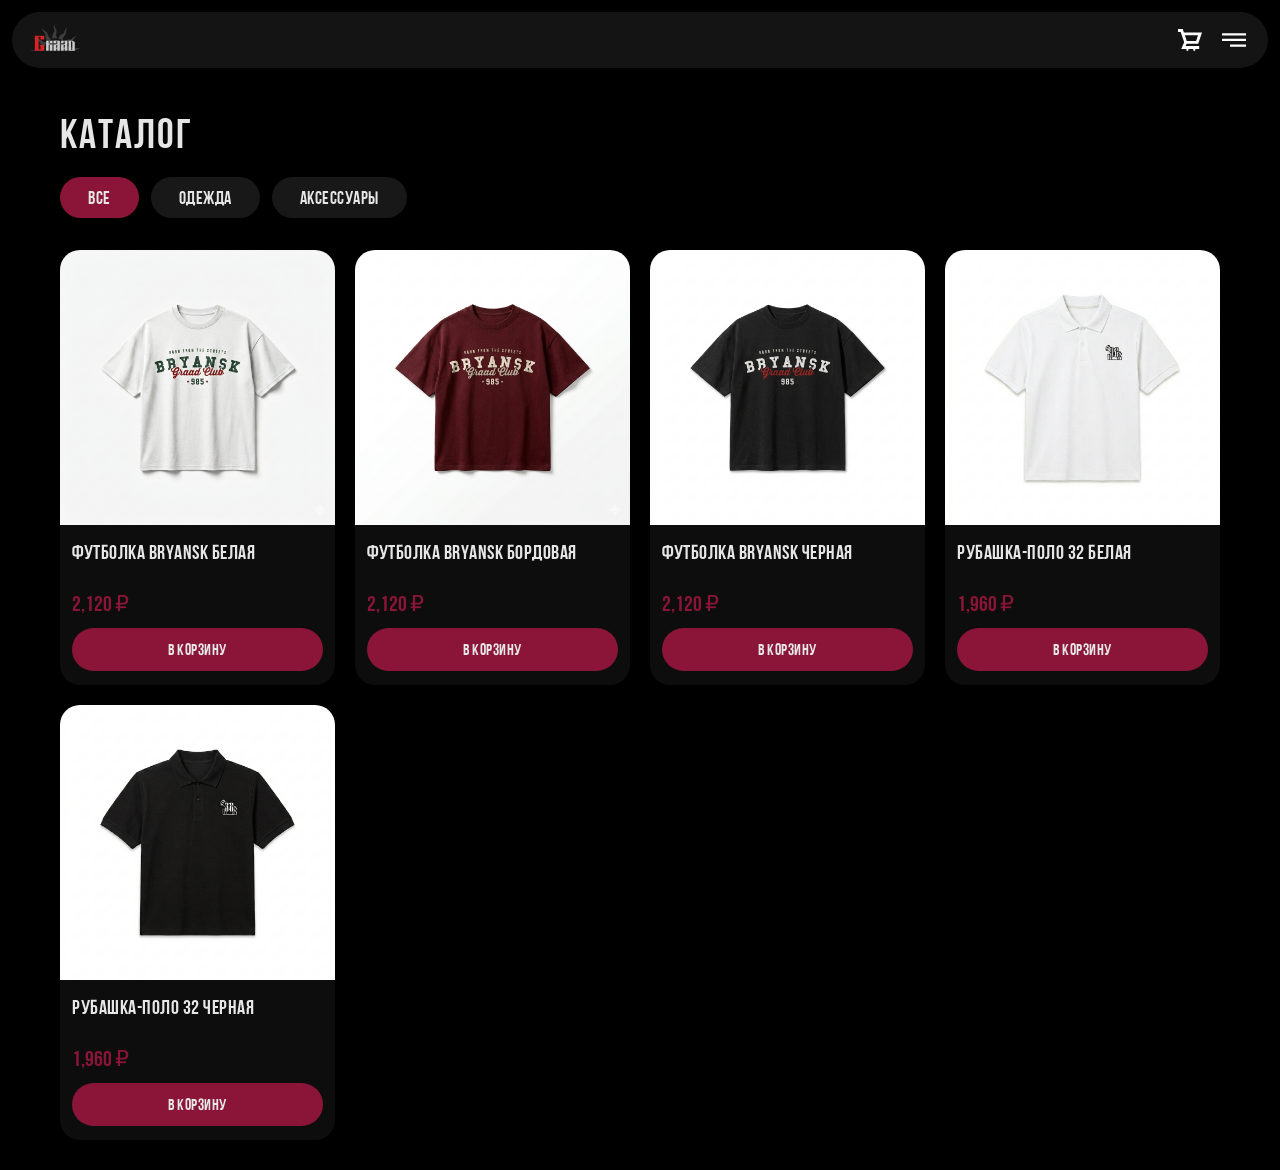
<file: catalog.html>
<!DOCTYPE html>
<html lang="ru">
<head>
    <meta charset="UTF-8">
    <meta name="viewport" content="width=device-width, initial-scale=1.0, viewport-fit=cover, user-scalable=no">
    <title>GRAAD | Каталог</title>
    <link rel="stylesheet" href="style.css">
    <script src="https://telegram.org/js/telegram-web-app.js"></script>
</head>
<body>
    <!-- Бургер-меню (боковая панель) -->
    <div class="burger-menu" id="burgerMenu">
        <div class="burger-overlay" id="burgerOverlay"></div>
        <div class="burger-panel">
            <div class="burger-header">
                <img src="logo.svg" alt="GRAAD" class="burger-logo">
                <button class="burger-close" id="burgerClose">✕</button>
            </div>
            <nav class="burger-nav">
                <a href="index.html" class="burger-link">Главная</a>
                <a href="catalog.html" class="burger-link">Каталог</a>
                <a href="about.html" class="burger-link">О нас</a>
                <a href="new.html" class="burger-link">Новинки</a>
                <a href="sales.html" class="burger-link">Скидки</a>
                <a href="support.html" class="burger-link">Поддержка</a>
                <a href="game.html" class="burger-link">Получить скидку!</a>
            </nav>
        </div>
    </div>

    <header class="glass-header">
        <div class="header-left">
            <img src="logo.svg" alt="GRAAD" class="logo-icon" id="logoBtn">
        </div>
        <div class="header-right">
            <button class="icon-btn" id="cartBtn">
                <img src="cart.svg" alt="Корзина">
                <span class="cart-count" style="display: none;">0</span>
            </button>
            <button class="burger-btn" id="burgerBtn">
                <img src="menu.svg" alt="Меню">
            </button>
        </div>
    </header>

    <div class="catalog-container">
        <div class="catalog-header">
            <h1>КАТАЛОГ</h1>
            <div class="category-filter">
                <button class="filter-btn active" data-category="all">ВСЕ</button>
                <button class="filter-btn" data-category="одежда">ОДЕЖДА</button>
                <button class="filter-btn" data-category="аксессуары">АКСЕССУАРЫ</button>
            </div>
        </div>
        
        <div class="products-grid" id="products-grid">
            <div class="empty-state">
                <div class="empty-state-icon">🔄</div>
                <div class="empty-state-text">Загрузка товаров...</div>
            </div>
        </div>
    </div>

    <script src="data.js"></script>
    <script src="script.js"></script>
    <script>
        // Бургер-меню
        const burgerBtn = document.getElementById('burgerBtn');
        const burgerMenu = document.getElementById('burgerMenu');
        const burgerOverlay = document.getElementById('burgerOverlay');
        const burgerClose = document.getElementById('burgerClose');
        
        function openBurger() {
            burgerMenu.classList.add('open');
            document.body.style.overflow = 'hidden';
        }
        
        function closeBurger() {
            burgerMenu.classList.remove('open');
            document.body.style.overflow = '';
        }
        
        if (burgerBtn) {
            burgerBtn.addEventListener('click', openBurger);
        }
        if (burgerOverlay) burgerOverlay?.addEventListener('click', closeBurger);
        if (burgerClose) burgerClose?.addEventListener('click', closeBurger);
        
        // Обработчики для пунктов меню
        document.getElementById('aboutLink')?.addEventListener('click', (e) => {
            e.preventDefault();
            closeBurger();
            if (window.Telegram?.WebApp) {
                window.Telegram.WebApp.showPopup({
                    title: 'О нас',
                    message: 'GRD — одежда с брянским духом. Стиль, качество, индивидуальность.',
                    buttons: [{type: 'ok'}]
                });
            }
        });
        
        document.getElementById('newLink')?.addEventListener('click', (e) => {
            e.preventDefault();
            closeBurger();
            if (window.Telegram?.WebApp) {
                window.Telegram.WebApp.showPopup({
                    title: 'Новинки',
                    message: 'Скоро здесь появятся новые коллекции! Следите за обновлениями.',
                    buttons: [{type: 'ok'}]
                });
            }
        });
        
        document.getElementById('salesLink')?.addEventListener('click', (e) => {
            e.preventDefault();
            closeBurger();
            if (window.Telegram?.WebApp) {
                window.Telegram.WebApp.showPopup({
                    title: 'Скидки',
                    message: 'Подпишитесь на наш Telegram-канал, чтобы первыми узнавать о скидках!',
                    buttons: [{type: 'ok'}]
                });
            }
        });
        
        document.getElementById('supportLink')?.addEventListener('click', (e) => {
            e.preventDefault();
            closeBurger();
            if (window.Telegram?.WebApp) {
                window.Telegram.WebApp.showPopup({
                    title: 'Поддержка',
                    message: 'Свяжитесь с нами: support@grad.ru или в Telegram @grad_support',
                    buttons: [{type: 'ok'}]
                });
            }
        });
        
        document.getElementById('gameLink')?.addEventListener('click', (e) => {
            e.preventDefault();
            closeBurger();
            if (window.Telegram?.WebApp) {
                window.Telegram.WebApp.showPopup({
                    title: '🎮 Мини-игра',
                    message: 'Игры появятся в следующем обновлении!',
                    buttons: [{type: 'ok'}]
                });
            }
        });
        
        // Функции корзины
        function getCart() {
            const cart = localStorage.getItem('cart');
            return cart ? JSON.parse(cart) : [];
        }
        
        function saveCart(cart) {
            localStorage.setItem('cart', JSON.stringify(cart));
        }
        
        function updateCartCounter() {
            const cart = getCart();
            const totalItems = cart.reduce((sum, item) => sum + item.quantity, 0);
            const counters = document.querySelectorAll('.cart-count');
            counters.forEach(counter => {
                if (totalItems > 0) {
                    counter.textContent = totalItems;
                    counter.style.display = 'flex';
                } else {
                    counter.style.display = 'none';
                }
            });
        }
        
        function addToCart(productId, size) {
            const cart = getCart();
            const existingItem = cart.find(item => item.id === productId && item.size === size);
            
            let product = null;
            if (typeof products !== 'undefined' && products.length > 0) {
                product = products.find(p => p.id === productId);
            }
            
            if (!product) return;
            
            if (existingItem) {
                existingItem.quantity += 1;
            } else {
                cart.push({
                    id: productId,
                    name: product.name,
                    price: product.price,
                    size: size,
                    quantity: 1,
                    image: product.images[0]
                });
            }
            
            saveCart(cart);
            updateCartCounter();
            showAddedFeedback();
        }
        
        function showAddedFeedback() {
            const feedback = document.createElement('div');
            feedback.textContent = '✓ Товар добавлен';
            feedback.style.cssText = `
                position: fixed;
                bottom: 100px;
                left: 50%;
                transform: translateX(-50%);
                background: #8A1538;
                color: #E6E6E6;
                padding: 10px 24px;
                border-radius: 60px;
                font-size: 14px;
                font-family: 'Bebas Neue Cyrillic', sans-serif;
                z-index: 200;
                animation: fadeOut 1.5s ease forwards;
            `;
            
            if (!document.querySelector('#feedbackStyle')) {
                const style = document.createElement('style');
                style.id = 'feedbackStyle';
                style.textContent = `
                    @keyframes fadeOut {
                        0% { opacity: 1; transform: translateX(-50%) translateY(0); }
                        70% { opacity: 1; }
                        100% { opacity: 0; transform: translateX(-50%) translateY(-20px); visibility: hidden; }
                    }
                `;
                document.head.appendChild(style);
            }
            
            document.body.appendChild(feedback);
            setTimeout(() => feedback.remove(), 1500);
        }
        
        // Рендер каталога
        function renderCatalog(category = 'all') {
            const grid = document.getElementById('products-grid');
            
            if (typeof products === 'undefined' || !products.length) {
                grid.innerHTML = `
                    <div class="empty-state">
                        <div class="empty-state-icon">📦</div>
                        <div class="empty-state-text">Товары не найдены</div>
                    </div>
                `;
                return;
            }
            
            let filteredProducts = products;
            if (category !== 'all') {
                filteredProducts = products.filter(p => p.category === category);
            }
            
            if (filteredProducts.length === 0) {
                grid.innerHTML = `
                    <div class="empty-state">
                        <div class="empty-state-icon">🔍</div>
                        <div class="empty-state-text">Нет товаров в этой категории</div>
                    </div>
                `;
                return;
            }
            
            grid.innerHTML = filteredProducts.map(product => `
                <div class="product-card" onclick="window.location.href='product.html?id=${product.id}'">
                    <div class="product-image">
                        <img src="${product.images[0]}" alt="${product.name}" onerror="this.src='https://placehold.co/600x400/333333/E6E6E6?text=GRAAD'">
                    </div>
                    <div class="product-info">
                        <h3 class="product-name">${product.name}</h3>
                        <p class="product-price">${product.price.toLocaleString()} ₽</p>
                        <button class="btn-quick-add" onclick="event.stopPropagation(); addToCart(${product.id}, '${product.sizes[0]}')">
                            В КОРЗИНУ
                        </button>
                    </div>
                </div>
            `).join('');
        }
        
        // Фильтрация
        const filterBtns = document.querySelectorAll('.filter-btn');
        filterBtns.forEach(btn => {
            btn.addEventListener('click', () => {
                filterBtns.forEach(b => b.classList.remove('active'));
                btn.classList.add('active');
                renderCatalog(btn.dataset.category);
            });
        });
        
        // Telegram инициализация
        if (window.Telegram && window.Telegram.WebApp) {
            const tg = window.Telegram.WebApp;
            tg.ready();
            tg.expand();
            tg.enableClosingConfirmation();
            
            const backButton = tg.BackButton;
            if (backButton) {
                backButton.onClick(() => {
                    window.history.back();
                });
            }
        }
        
        // Обработчики кнопок
        document.getElementById('cartBtn')?.addEventListener('click', () => {
            window.location.href = 'cart.html';
        });
        
        // Клик по логотипу — возврат на главную
        document.getElementById('logoBtn')?.addEventListener('click', () => {
            window.location.href = 'index.html';
        });
        
        // Запуск
        renderCatalog();
        updateCartCounter();
        
        console.log('✅ Каталог загружен');
    </script>
</body>
</html>
</file>
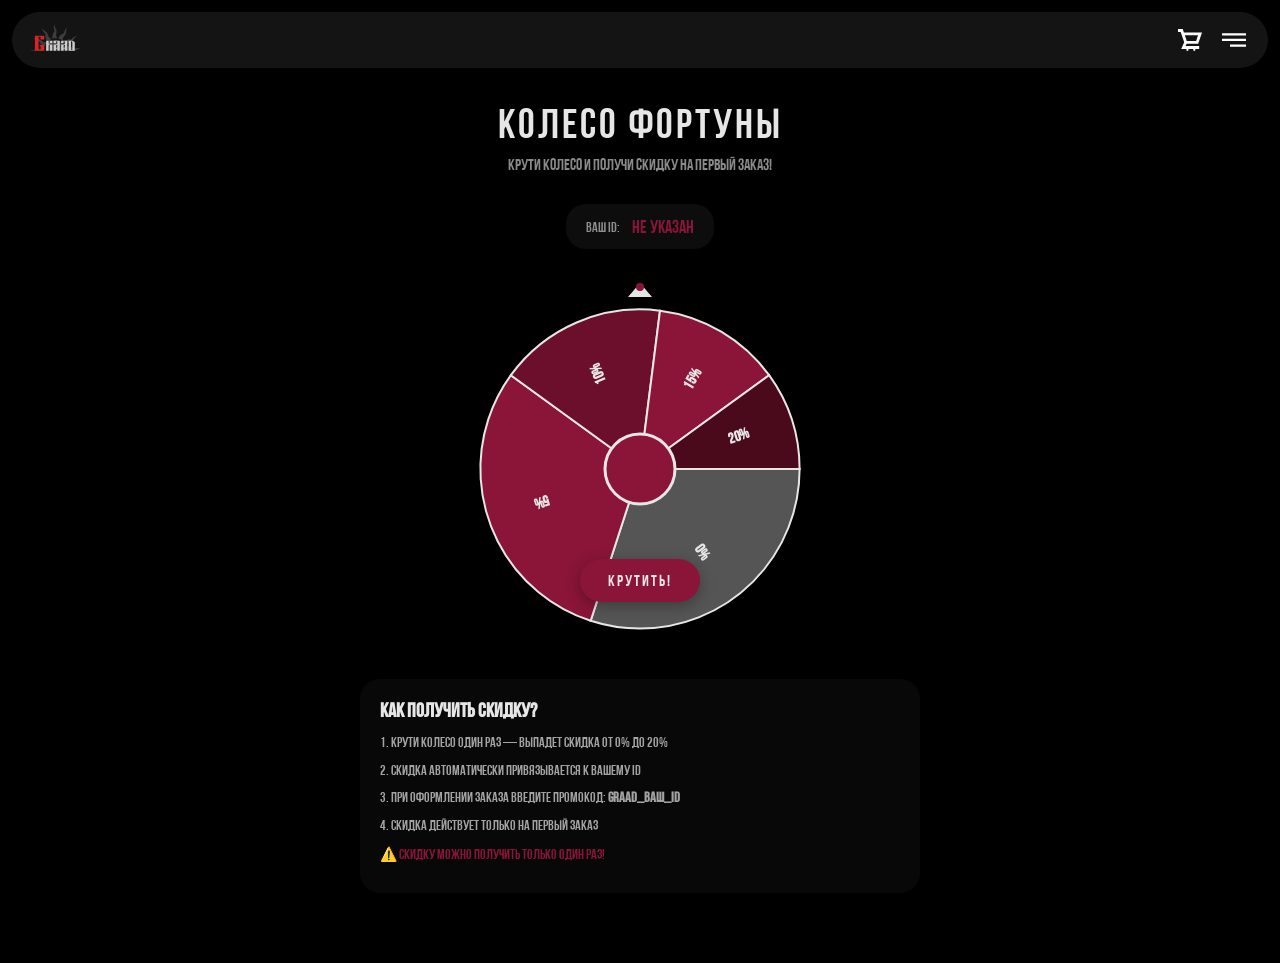
<file: game.html>
<!DOCTYPE html>
<html lang="ru">
<head>
    <meta charset="UTF-8">
    <meta name="viewport" content="width=device-width, initial-scale=1.0, viewport-fit=cover, user-scalable=no">
    <title>GRAAD | Колесо фортуны</title>
    <link rel="stylesheet" href="style.css">
    <script src="https://telegram.org/js/telegram-web-app.js"></script>
    <style>
        /* Все стили сохранены */
        .game-container {
            padding-top: 80px;
            padding-bottom: 50px;
            min-height: 100vh;
            max-width: 600px;
            margin: 0 auto;
        }
        
        .game-header {
            text-align: center;
            padding: 20px 20px 10px;
        }
        
        .game-header h1 {
            font-size: 42px;
            font-weight: 400;
            letter-spacing: 3px;
            color: #E6E6E6;
            margin-bottom: 8px;
        }
        
        .game-subtitle {
            font-size: 16px;
            color: rgba(230, 230, 230, 0.6);
        }
        
        .user-info {
            padding: 20px;
            display: flex;
            flex-wrap: wrap;
            gap: 16px;
            justify-content: center;
        }
        
        .user-card, .discount-card {
            background: rgba(255, 255, 255, 0.05);
            border-radius: 20px;
            padding: 12px 20px;
            display: flex;
            align-items: center;
            gap: 12px;
            flex-wrap: wrap;
        }
        
        .user-label, .discount-label {
            font-size: 14px;
            color: rgba(230, 230, 230, 0.6);
        }
        
        .user-value, .discount-value {
            font-size: 18px;
            font-weight: 400;
            color: #8A1538;
        }
        
        .promo-code-block {
            display: flex;
            align-items: center;
            gap: 10px;
            margin-left: 8px;
            flex-wrap: wrap;
        }
        
        .promo-label {
            font-size: 12px;
            color: rgba(230, 230, 230, 0.5);
        }
        
        .promo-code {
            font-size: 13px;
            color: #E6E6E6;
            background: rgba(138, 21, 56, 0.2);
            padding: 4px 8px;
            border-radius: 8px;
            letter-spacing: 0.5px;
            word-break: break-all;
        }
        
        .copy-btn {
            padding: 4px 12px;
            background: #8A1538;
            border: none;
            border-radius: 20px;
            color: #E6E6E6;
            font-size: 11px;
            cursor: pointer;
            font-family: 'Bebas Neue Cyrillic', sans-serif;
        }
        
        .wheel-wrapper {
            position: relative;
            display: flex;
            justify-content: center;
            align-items: center;
            margin: 10px 0;
        }
        
        .spin-btn {
            position: absolute;
            bottom: 15%;
            left: 50%;
            transform: translateX(-50%);
            padding: 12px 28px;
            background: #8A1538;
            border: none;
            border-radius: 60px;
            color: #E6E6E6;
            font-size: 16px;
            font-family: 'Bebas Neue Cyrillic', 'Bebas Neue', sans-serif;
            letter-spacing: 2px;
            cursor: pointer;
            z-index: 10;
            transition: all 0.2s ease;
            white-space: nowrap;
            box-shadow: 0 4px 15px rgba(0,0,0,0.3);
        }
        
        .spin-btn:active {
            transform: translateX(-50%) scale(0.96);
            background: #6d0f2c;
        }
        
        .result-area {
            padding: 20px;
        }
        
        .result-card {
            background: rgba(138, 21, 56, 0.15);
            border: 1px solid rgba(138, 21, 56, 0.3);
            border-radius: 20px;
            padding: 20px;
            text-align: center;
        }
        
        .result-card h3 {
            font-size: 24px;
            color: #E6E6E6;
            margin-bottom: 10px;
        }
        
        .result-card p {
            font-size: 16px;
            color: rgba(230, 230, 230, 0.8);
            line-height: 1.5;
        }
        
        .rules-area {
            padding: 20px;
            margin: 20px;
            background: rgba(255, 255, 255, 0.03);
            border-radius: 20px;
        }
        
        .rules-area h3 {
            font-size: 20px;
            color: #E6E6E6;
            margin-bottom: 12px;
        }
        
        .rules-area p {
            font-size: 14px;
            color: rgba(230, 230, 230, 0.7);
            margin-bottom: 8px;
            line-height: 1.4;
        }
        
        .rules-area .warning {
            color: #8A1538;
            margin-top: 10px;
        }
        
        .custom-modal {
            position: fixed;
            top: 0;
            left: 0;
            width: 100%;
            height: 100%;
            z-index: 2000;
            display: flex;
            align-items: center;
            justify-content: center;
        }
        
        .custom-modal-overlay {
            position: absolute;
            top: 0;
            left: 0;
            width: 100%;
            height: 100%;
            background: rgba(0, 0, 0, 0.85);
            backdrop-filter: blur(8px);
        }
        
        .custom-modal-container {
            position: relative;
            width: 90%;
            max-width: 340px;
            background: #0a0a0a;
            border-radius: 28px;
            border: 1px solid rgba(138, 21, 56, 0.3);
            overflow: hidden;
            z-index: 2001;
            animation: modalFadeIn 0.3s ease;
        }
        
        .custom-modal-header {
            padding: 20px 20px 10px;
            text-align: center;
            font-size: 16px;
            letter-spacing: 1px;
            color: #E6E6E6;
            border-bottom: 1px solid rgba(230, 230, 230, 0.1);
        }
        
        .custom-modal-body {
            padding: 20px;
        }
        
        .custom-modal-body p {
            font-size: 14px;
            color: rgba(230, 230, 230, 0.8);
            line-height: 1.4;
            margin-bottom: 12px;
            font-family: -apple-system, BlinkMacSystemFont, 'Segoe UI', sans-serif;
        }
        
        .custom-modal-hint {
            font-size: 12px;
            color: rgba(230, 230, 230, 0.5);
        }
        
        .custom-modal-input {
            width: 100%;
            padding: 14px 16px;
            background: rgba(255, 255, 255, 0.05);
            border: 1px solid rgba(230, 230, 230, 0.2);
            border-radius: 16px;
            font-size: 16px;
            color: #E6E6E6;
            font-family: monospace;
            margin-top: 16px;
        }
        
        .custom-modal-input:focus {
            outline: none;
            border-color: #8A1538;
        }
        
        .custom-modal-error {
            font-size: 12px;
            color: #ff3b30;
            margin-top: 8px;
            text-align: center;
        }
        
        .custom-modal-footer {
            padding: 0 20px 20px;
        }
        
        .custom-modal-btn {
            width: 100%;
            padding: 14px;
            background: #8A1538;
            border: none;
            border-radius: 60px;
            color: #E6E6E6;
            font-size: 16px;
            font-family: 'Bebas Neue Cyrillic', 'Bebas Neue', sans-serif;
            letter-spacing: 1px;
            cursor: pointer;
            transition: all 0.2s ease;
        }
        
        .custom-modal-btn:active {
            transform: scale(0.97);
            background: #6d0f2c;
        }
        
        .custom-popup {
            position: fixed;
            top: 0;
            left: 0;
            width: 100%;
            height: 100%;
            z-index: 2000;
            display: flex;
            align-items: center;
            justify-content: center;
        }
        
        .custom-popup-overlay {
            position: absolute;
            top: 0;
            left: 0;
            width: 100%;
            height: 100%;
            background: rgba(0, 0, 0, 0.85);
            backdrop-filter: blur(8px);
        }
        
        .custom-popup-container {
            position: relative;
            width: 90%;
            max-width: 340px;
            background: #0a0a0a;
            border-radius: 28px;
            border: 1px solid rgba(138, 21, 56, 0.3);
            overflow: hidden;
            z-index: 2001;
            animation: modalFadeIn 0.3s ease;
            max-height: 80vh;
            overflow-y: auto;
        }
        
        .custom-popup-header {
            padding: 20px 20px 10px;
            text-align: center;
            font-size: 18px;
            letter-spacing: 1px;
            color: #E6E6E6;
            border-bottom: 1px solid rgba(230, 230, 230, 0.1);
            font-family: 'Bebas Neue Cyrillic', 'Bebas Neue', sans-serif;
        }
        
        .custom-popup-body {
            padding: 20px;
            font-size: 14px;
            color: rgba(230, 230, 230, 0.9);
            line-height: 1.5;
            font-family: -apple-system, BlinkMacSystemFont, 'Segoe UI', sans-serif;
        }
        
        .custom-popup-body b {
            color: #8A1538;
        }
        
        .custom-popup-body code {
            background: rgba(138, 21, 56, 0.2);
            padding: 2px 6px;
            border-radius: 6px;
            font-family: monospace;
        }
        
        .custom-popup-footer {
            padding: 0 20px 20px;
        }
        
        .custom-popup-btn {
            width: 100%;
            padding: 14px;
            background: #8A1538;
            border: none;
            border-radius: 60px;
            color: #E6E6E6;
            font-size: 16px;
            font-family: 'Bebas Neue Cyrillic', 'Bebas Neue', sans-serif;
            letter-spacing: 1px;
            cursor: pointer;
            transition: all 0.2s ease;
        }
        
        .custom-popup-btn:active {
            transform: scale(0.97);
            background: #6d0f2c;
        }
        
        @keyframes modalFadeIn {
            from {
                opacity: 0;
                transform: scale(0.95);
            }
            to {
                opacity: 1;
                transform: scale(1);
            }
        }
        
        @media (max-width: 480px) {
            .game-header h1 { font-size: 32px; }
            .user-card, .discount-card { width: 100%; justify-content: center; }
            .spin-btn { padding: 10px 20px; font-size: 14px; bottom: 12%; }
            .promo-code-block { width: 100%; justify-content: center; }
            .promo-code { font-size: 11px; }
        }
        
        @media (max-width: 380px) {
            .spin-btn { bottom: 8%; padding: 8px 16px; font-size: 12px; }
        }
    </style>
</head>
<body>
    <!-- Бургер-меню -->
    <div class="burger-menu" id="burgerMenu">
        <div class="burger-overlay" id="burgerOverlay"></div>
        <div class="burger-panel">
            <div class="burger-header">
                <img src="logo.svg" alt="GRAAD" class="burger-logo">
                <button class="burger-close" id="burgerClose">✕</button>
            </div>
            <nav class="burger-nav">
                <a href="index.html" class="burger-link">Главная</a>
                <a href="catalog.html" class="burger-link">Каталог</a>
                <a href="about.html" class="burger-link">О нас</a>
                <a href="new.html" class="burger-link">Новинки</a>
                <a href="sales.html" class="burger-link">Скидки</a>
                <a href="support.html" class="burger-link">Поддержка</a>
                <a href="game.html" class="burger-link">Получить скидку!</a>
            </nav>
        </div>
    </div>

    <header class="glass-header">
        <div class="header-left">
            <img src="logo.svg" alt="GRAAD" class="logo-icon" id="logoBtn">
        </div>
        <div class="header-right">
            <button class="icon-btn" id="cartBtn">
                <img src="cart.svg" alt="Корзина">
                <span class="cart-count" style="display: none;">0</span>
            </button>
            <button class="burger-btn" id="burgerBtn">
                <img src="menu.svg" alt="Меню">
            </button>
        </div>
    </header>

    <!-- Модальное окно для ввода username -->
    <div class="custom-modal" id="usernameModal" style="display: none;">
        <div class="custom-modal-overlay"></div>
        <div class="custom-modal-container">
            <div class="custom-modal-header">
                <span>🔐 ТРЕБУЕТСЯ ИДЕНТИФИКАЦИЯ</span>
            </div>
            <div class="custom-modal-body">
                <p>Для получения скидки необходимо указать ваш Telegram username или номер телефона.</p>
                <p class="custom-modal-hint">Это нужно, чтобы мы могли отправить вам промокод и уведомить о скидке.</p>
                <input type="text" id="guestUsernameInput" class="custom-modal-input" placeholder="Ваш Telegram username или телефон">
                <div class="custom-modal-error" id="modalError"></div>
            </div>
            <div class="custom-modal-footer">
                <button class="custom-modal-btn" id="saveUsernameBtn">ПРОДОЛЖИТЬ</button>
            </div>
        </div>
    </div>

    <!-- Кастомный попап -->
    <div class="custom-popup" id="customPopup" style="display: none;">
        <div class="custom-popup-overlay"></div>
        <div class="custom-popup-container">
            <div class="custom-popup-header" id="popupTitle">🎉 Поздравляем!</div>
            <div class="custom-popup-body" id="popupMessage"></div>
            <div class="custom-popup-footer">
                <button class="custom-popup-btn" id="popupCloseBtn">OK</button>
            </div>
        </div>
    </div>

    <div class="game-container">
        <div class="game-header">
            <h1>КОЛЕСО ФОРТУНЫ</h1>
            <p class="game-subtitle">Крути колесо и получи скидку на первый заказ!</p>
        </div>

        <div class="user-info">
            <div class="user-card">
                <span class="user-label">Ваш ID:</span>
                <span class="user-value" id="usernameDisplay">Загрузка...</span>
            </div>
            <div class="discount-card" id="discountCard" style="display: none;">
                <span class="discount-label">Ваша скидка:</span>
                <span class="discount-value" id="discountValue">-</span>
                <div class="promo-code-block" id="promoCodeBlock" style="display: none;">
                    <span class="promo-label">Промокод:</span>
                    <span class="promo-code" id="promoCode">-</span>
                    <button class="copy-btn" id="copyBtn">Копировать</button>
                </div>
            </div>
        </div>

        <div class="wheel-wrapper">
            <canvas id="wheelCanvas" width="500" height="500"></canvas>
            <button class="spin-btn" id="spinBtn">КРУТИТЬ!</button>
        </div>

        <div class="result-area" id="resultArea" style="display: none;">
            <div class="result-card">
                <h3 id="resultTitle"></h3>
                <p id="resultMessage"></p>
            </div>
        </div>

        <div class="rules-area">
            <h3>Как получить скидку?</h3>
            <p>1. Крути колесо один раз — выпадет скидка от 0% до 20%</p>
            <p>2. Скидка автоматически привязывается к вашему ID</p>
            <p>3. При оформлении заказа введите промокод: <strong>GRAAD_ВАШ_ID</strong></p>
            <p>4. Скидка действует только на первый заказ</p>
            <p class="warning">⚠️ Скидку можно получить только один раз!</p>
        </div>
    </div>

    <script>
        // ==================== НАСТРОЙКИ БОТА ====================
        // ⚠️ ВАЖНО: Замените на свои данные!
        const BOT_TOKEN = '8407999877:AAFdVeqb39FWPA6Pt6GxatvuDlKxuBGUyJg';     // Токен вашего бота от @BotFather
        const ADMIN_CHAT_ID = '5960601317'; // Ваш Telegram ID
        // ======================================================

        function showCustomPopup(title, message, onClose) {
            const popup = document.getElementById('customPopup');
            const popupTitle = document.getElementById('popupTitle');
            const popupMessage = document.getElementById('popupMessage');
            const closeBtn = document.getElementById('popupCloseBtn');
            
            popupTitle.textContent = title;
            popupMessage.innerHTML = message;
            popup.style.display = 'flex';
            
            const handleClose = () => {
                popup.style.display = 'none';
                popupMessage.innerHTML = '';
                closeBtn.removeEventListener('click', handleClose);
                if (onClose) onClose();
            };
            
            closeBtn.addEventListener('click', handleClose);
            popup.addEventListener('click', (e) => {
                if (e.target === popup) handleClose();
            });
        }
        
        let tgUser = null;
        let currentUsername = '';
        let currentUserId = '';
        let currentDiscount = null;
        let hasSpun = false;
        let isSpinning = false;
        let pendingDiscountValue = null; // Временное хранение скидки до ввода username
        
        const SEGMENTS = [
            { name: '0%', value: 0, color: '#555555', probability: 30 },
            { name: '5%', value: 5, color: '#8A1538', probability: 30 },
            { name: '10%', value: 10, color: '#6B0F2C', probability: 17 },
            { name: '15%', value: 15, color: '#8A1538', probability: 13 },
            { name: '20%', value: 20, color: '#4A0A1C', probability: 10 }
        ];
        
        let segmentsWithAngles = [];
        let currentAngle = 0;
        let canvas = null;
        let ctx = null;
        
        // Инициализация пользователя
        if (window.Telegram && window.Telegram.WebApp) {
            const tg = window.Telegram.WebApp;
            tg.ready();
            tg.expand();
            tg.enableClosingConfirmation();
            
            if (tg.initDataUnsafe && tg.initDataUnsafe.user) {
                tgUser = tg.initDataUnsafe.user;
                currentUserId = tgUser.id.toString();
                
                if (tgUser.username) {
                    currentUsername = tgUser.username;
                    document.getElementById('usernameDisplay').textContent = `@${currentUsername}`;
                } else if (tgUser.first_name) {
                    currentUsername = `${tgUser.first_name} ${tgUser.last_name || ''}`.trim().toLowerCase().replace(/\s/g, '_');
                    document.getElementById('usernameDisplay').textContent = currentUsername;
                } else {
                    currentUsername = `user_${currentUserId}`;
                    document.getElementById('usernameDisplay').textContent = currentUsername;
                }
                console.log('✅ Пользователь авторизован в Telegram:', currentUsername);
            } else {
                // Гость в Telegram MiniApp (не авторизован)
                let guestUsername = localStorage.getItem('guest_username');
                if (!guestUsername) {
                    guestUsername = null; // Не создаем автоматически, ждем ввода
                }
                currentUsername = guestUsername || 'Гость (требуется ввод)';
                currentUserId = guestUsername || 'pending';
                document.getElementById('usernameDisplay').textContent = currentUsername === 'Гость (требуется ввод)' ? 'Не указан' : currentUsername;
                console.log('👤 Гость в MiniApp, требуется ввод username');
            }
        } else {
            // Браузерный пользователь
            let browserUsername = localStorage.getItem('browser_username');
            if (!browserUsername) {
                browserUsername = null;
            }
            currentUsername = browserUsername || 'Гость (требуется ввод)';
            currentUserId = browserUsername || 'pending';
            document.getElementById('usernameDisplay').textContent = currentUsername === 'Гость (требуется ввод)' ? 'Не указан' : currentUsername;
            console.log('🌐 Браузерный гость, требуется ввод username');
        }
        
        // Бургер-меню
        const burgerBtn = document.getElementById('burgerBtn');
        const burgerMenu = document.getElementById('burgerMenu');
        const burgerOverlay = document.getElementById('burgerOverlay');
        const burgerClose = document.getElementById('burgerClose');
        
        function openBurger() {
            burgerMenu.classList.add('open');
            document.body.style.overflow = 'hidden';
        }
        
        function closeBurger() {
            burgerMenu.classList.remove('open');
            document.body.style.overflow = '';
        }
        
        if (burgerBtn) burgerBtn.addEventListener('click', openBurger);
        if (burgerOverlay) burgerOverlay.addEventListener('click', closeBurger);
        if (burgerClose) burgerClose.addEventListener('click', closeBurger);
        
        document.getElementById('cartBtn')?.addEventListener('click', () => {
            window.location.href = 'cart.html';
        });
        
        document.getElementById('logoBtn')?.addEventListener('click', () => {
            window.location.href = 'index.html';
        });
        
        function hasTelegramId() {
            return tgUser !== null && tgUser.id;
        }
        
        function showUsernameModal() {
            const modal = document.getElementById('usernameModal');
            if (modal) {
                modal.style.display = 'flex';
                document.getElementById('guestUsernameInput').value = '';
                document.getElementById('modalError').textContent = '';
            }
        }
        
        function hideUsernameModal() {
            const modal = document.getElementById('usernameModal');
            if (modal) modal.style.display = 'none';
        }
        
        // Отправка уведомления админу
        async function sendAdminNotification(discount, userContact, promoCode) {
            let userDisplay = userContact;
            let additionalInfo = '';
            
            if (tgUser && tgUser.id) {
                if (tgUser.username) userDisplay = `@${tgUser.username}`;
                else if (tgUser.first_name) userDisplay = `${tgUser.first_name} ${tgUser.last_name || ''}`;
                additionalInfo = `\n🆔 Telegram ID: ${tgUser.id}\n📱 First Name: ${tgUser.first_name || '—'}`;
            }
            
            const message = `🎁 ПОЛУЧЕНА СКИДКА В GRAAD!\n\n` +
                `👤 Пользователь: ${userDisplay}\n` +
                `📞 Указанный контакт: ${userContact}\n` +
                `${additionalInfo}\n` +
                `🏷️ Скидка: ${discount}%\n` +
                `📝 Промокод: ${promoCode}\n` +
                `🌐 Платформа: ${hasTelegramId() ? 'Telegram (авторизован)' : (tgUser ? 'Telegram (гость)' : 'Web Browser')}\n` +
                `⏰ Время: ${new Date().toLocaleString('ru-RU')}`;
            
            try {
                const response = await fetch(`https://api.telegram.org/bot${BOT_TOKEN}/sendMessage`, {
                    method: 'POST',
                    headers: { 'Content-Type': 'application/json' },
                    body: JSON.stringify({ chat_id: ADMIN_CHAT_ID, text: message, parse_mode: 'HTML' })
                });
                const result = await response.json();
                if (result.ok) {
                    console.log('✅ Уведомление админу отправлено');
                    return true;
                } else {
                    console.error('Ошибка API:', result.description);
                    return false;
                }
            } catch (error) {
                console.error('Ошибка отправки уведомления:', error);
                return false;
            }
        }
        
        // Отправка промокода пользователю в Telegram
        async function sendPromoCodeToUser(discount, promoCode) {
            if (!hasTelegramId()) return false;
            
            const message = `🎁 <b>Ваш промокод на скидку в GRAAD!</b>\n\n` +
                `🏷️ <b>Промокод:</b> <code>${promoCode}</code>\n` +
                `💸 <b>Скидка:</b> ${discount}%\n\n` +
                `📝 <b>Как использовать:</b>\n` +
                `1. Добавьте товары в корзину\n` +
                `2. При оформлении заказа введите промокод\n` +
                `3. Скидка применится автоматически\n\n` +
                `⚠️ Промокод действует только один раз.`;
            
            try {
                const response = await fetch(`https://api.telegram.org/bot${BOT_TOKEN}/sendMessage`, {
                    method: 'POST',
                    headers: { 'Content-Type': 'application/json' },
                    body: JSON.stringify({ chat_id: tgUser.id, text: message, parse_mode: 'HTML' })
                });
                const result = await response.json();
                return result.ok;
            } catch (error) {
                console.error('Ошибка отправки промокода:', error);
                return false;
            }
        }
        
        function showPromoCodeInPopup(discount, promoCode) {
            const message = `🎁 <b>Ваш промокод на скидку!</b><br><br>` +
                `🏷️ <b>Промокод:</b> <code>${promoCode}</code><br>` +
                `💸 <b>Скидка:</b> ${discount}%<br><br>` +
                `📝 <b>Как использовать:</b><br>` +
                `1. Добавьте товары в корзину<br>` +
                `2. При оформлении заказа введите промокод<br>` +
                `3. Скидка применится автоматически<br><br>` +
                `⚠️ Промокод действует только один раз.`;
            showCustomPopup('🎁 Ваш промокод!', message, null);
        }
        
        // Сохранение скидки и отправка уведомлений
        async function saveDiscountResult(discount, finalUsername) {
            const promoCode = `GRAAD_${finalUsername}`;
            
            const discountData = {
                username: finalUsername,
                userId: finalUsername,
                discount: discount,
                timestamp: Date.now(),
                date: new Date().toLocaleString('ru-RU'),
                platform: hasTelegramId() ? 'telegram' : (tgUser ? 'telegram_guest' : 'browser')
            };
            
            let existingDiscounts = JSON.parse(localStorage.getItem('grad_discounts') || '[]');
            if (!existingDiscounts.find(d => d.username === finalUsername)) {
                existingDiscounts.push(discountData);
                localStorage.setItem('grad_discounts', JSON.stringify(existingDiscounts));
            }
            
            // Отправляем уведомление админу
            await sendAdminNotification(discount, finalUsername, promoCode);
            
            // Отправляем промокод пользователю (если есть Telegram ID)
            const sentToUser = await sendPromoCodeToUser(discount, promoCode);
            if (!hasTelegramId() || !sentToUser) {
                showPromoCodeInPopup(discount, promoCode);
            }
            
            hasSpun = true;
            currentDiscount = discount;
        }
        
        function checkExistingDiscount() {
            if (!currentUsername || currentUsername === 'Гость (требуется ввод)') return false;
            const saved = localStorage.getItem('grad_discounts');
            if (saved) {
                const discounts = JSON.parse(saved);
                const existing = discounts.find(d => d.username === currentUsername);
                if (existing) {
                    currentDiscount = existing.discount;
                    hasSpun = true;
                    document.getElementById('discountValue').textContent = `${currentDiscount}%`;
                    document.getElementById('promoCode').textContent = `GRAAD_${currentUsername}`;
                    document.getElementById('discountCard').style.display = 'flex';
                    document.getElementById('promoCodeBlock').style.display = 'flex';
                    document.getElementById('spinBtn').disabled = true;
                    document.getElementById('spinBtn').style.opacity = '0.5';
                    document.getElementById('spinBtn').textContent = 'СКИДКА ПОЛУЧЕНА';
                    document.getElementById('resultArea').style.display = 'block';
                    document.getElementById('resultTitle').textContent = '🎉 У вас уже есть скидка!';
                    document.getElementById('resultMessage').innerHTML = `Ваша скидка: ${currentDiscount}%<br>Промокод: <strong>GRAAD_${currentUsername}</strong>`;
                    return true;
                }
            }
            return false;
        }
        
        function showResult(discount) {
            document.getElementById('discountValue').textContent = `${discount.value}%`;
            document.getElementById('promoCode').textContent = `GRAAD_${currentUsername === 'Гость (требуется ввод)' ? '...' : currentUsername}`;
            document.getElementById('discountCard').style.display = 'flex';
            document.getElementById('promoCodeBlock').style.display = 'flex';
            document.getElementById('resultArea').style.display = 'block';
            
            if (discount.value === 0) {
                document.getElementById('resultTitle').textContent = '😢 Попробуй ещё раз!';
                document.getElementById('resultMessage').innerHTML = 'Вам выпала скидка 0%... Но вы можете подписаться на наш канал, чтобы не пропустить акции!';
            } else {
                document.getElementById('resultTitle').textContent = '🎉 Поздравляем!';
                if (hasTelegramId()) {
                    document.getElementById('resultMessage').innerHTML = `Вам выпала скидка ${discount.value}%!<br>Промокод отправлен вам в Telegram.`;
                } else {
                    document.getElementById('resultMessage').innerHTML = `Вам выпала скидка ${discount.value}%!<br>Пожалуйста, укажите ваш контакт для получения промокода.`;
                }
            }
            document.getElementById('spinBtn').disabled = true;
            document.getElementById('spinBtn').style.opacity = '0.5';
            document.getElementById('spinBtn').textContent = 'СКИДКА ПОЛУЧЕНА';
        }
        
        function initSegments() {
            let startAngle = 0;
            segmentsWithAngles = [];
            for (const segment of SEGMENTS) {
                const angle = (segment.probability / 100) * 360;
                segmentsWithAngles.push({ ...segment, startAngle, endAngle: startAngle + angle, angle, midAngle: startAngle + angle / 2 });
                startAngle += angle;
            }
        }
        
        function drawWheel() {
            if (!canvas || !ctx) return;
            const size = canvas.width;
            const centerX = size / 2, centerY = size / 2, radius = size * 0.42;
            ctx.clearRect(0, 0, size, size);
            for (const segment of segmentsWithAngles) {
                ctx.beginPath();
                ctx.moveTo(centerX, centerY);
                const startRad = (segment.startAngle + currentAngle) * Math.PI / 180;
                const endRad = (segment.endAngle + currentAngle) * Math.PI / 180;
                ctx.arc(centerX, centerY, radius, startRad, endRad);
                ctx.closePath();
                ctx.fillStyle = segment.color;
                ctx.fill();
                ctx.strokeStyle = '#E6E6E6';
                ctx.lineWidth = 2;
                ctx.stroke();
                ctx.save();
                ctx.translate(centerX, centerY);
                ctx.rotate((segment.startAngle + segment.endAngle + currentAngle * 2) / 2 * Math.PI / 180);
                ctx.textAlign = 'center';
                ctx.textBaseline = 'middle';
                ctx.fillStyle = '#E6E6E6';
                ctx.font = `bold ${Math.max(14, Math.floor(size / 25))}px "Bebas Neue Cyrillic", "Bebas Neue", sans-serif`;
                ctx.fillText(segment.name, radius * 0.65, 0);
                ctx.restore();
            }
            ctx.beginPath();
            ctx.arc(centerX, centerY, 35, 0, 2 * Math.PI);
            ctx.fillStyle = '#8A1538';
            ctx.fill();
            ctx.strokeStyle = '#E6E6E6';
            ctx.lineWidth = 3;
            ctx.stroke();
            ctx.beginPath();
            ctx.moveTo(centerX - 12, 18);
            ctx.lineTo(centerX, 4);
            ctx.lineTo(centerX + 12, 18);
            ctx.fillStyle = '#E6E6E6';
            ctx.fill();
            ctx.beginPath();
            ctx.arc(centerX, 8, 4, 0, 2 * Math.PI);
            ctx.fillStyle = '#8A1538';
            ctx.fill();
        }
        
        function getDiscountAtAngle() {
            const rotation = currentAngle % 360;
            const pointerAngle = (270 - rotation + 360) % 360;
            for (const segment of segmentsWithAngles) {
                if (pointerAngle >= segment.startAngle && pointerAngle < segment.endAngle) return segment;
            }
            return SEGMENTS[0];
        }
        
        function performSpin() {
            if (isSpinning || hasSpun) return;
            isSpinning = true;
            const spinBtn = document.getElementById('spinBtn');
            spinBtn.disabled = true;
            spinBtn.style.opacity = '0.6';
            
            const spins = 5 + Math.random() * 5;
            const targetAngle = Math.random() * 360;
            const startAngle = currentAngle;
            const delta = 360 * spins + targetAngle;
            let startTime = null;
            const duration = 2500;
            
            function animate(timestamp) {
                if (!startTime) startTime = timestamp;
                const elapsed = timestamp - startTime;
                const progress = Math.min(1, elapsed / duration);
                const easeOut = 1 - Math.pow(1 - progress, 3);
                currentAngle = startAngle + delta * easeOut;
                drawWheel();
                if (progress < 1) {
                    requestAnimationFrame(animate);
                } else {
                    currentAngle = startAngle + delta;
                    drawWheel();
                    const discount = getDiscountAtAngle();
                    pendingDiscountValue = discount.value;
                    
                    // ПРОВЕРКА: нужно ли ввести username?
                    const needsUsername = (!currentUsername || currentUsername === 'Гость (требуется ввод)') && !hasTelegramId();
                    
                    if (needsUsername) {
                        // Сохраняем скидку временно и показываем модалку
                        localStorage.setItem('pending_discount_value', pendingDiscountValue);
                        showUsernameModal();
                        showResult(discount);
                    } else {
                        // У пользователя уже есть username или он авторизован в Telegram
                        saveDiscountResult(pendingDiscountValue, currentUsername);
                        showResult(discount);
                    }
                    
                    isSpinning = false;
                    spinBtn.disabled = false;
                    spinBtn.style.opacity = '1';
                }
            }
            requestAnimationFrame(animate);
        }
        
        function spinWheel() {
            if (isSpinning) return;
            if (hasSpun) {
                showCustomPopup('Уже крутили!', `Вы уже получили скидку ${currentDiscount}%. Скидка действует только один раз.`, null);
                return;
            }
            performSpin();
        }
        
        // Обработка сохранения контакта из модалки
        document.getElementById('saveUsernameBtn')?.addEventListener('click', async () => {
            const input = document.getElementById('guestUsernameInput');
            const contact = input.value.trim();
            const errorDiv = document.getElementById('modalError');
            
            if (!contact) {
                errorDiv.textContent = 'Пожалуйста, укажите ваш Telegram username или номер телефона';
                return;
            }
            if (contact.length < 3) {
                errorDiv.textContent = 'Слишком короткий контакт. Введите корректные данные.';
                return;
            }
            
            // Сохраняем контакт
            currentUsername = contact;
            currentUserId = contact;
            localStorage.setItem('guest_username', contact);
            localStorage.setItem('browser_username', contact);
            document.getElementById('usernameDisplay').textContent = contact;
            hideUsernameModal();
            
            // Проверяем отложенную скидку
            const pendingDisc = localStorage.getItem('pending_discount_value');
            if (pendingDisc && !hasSpun) {
                const discValue = parseInt(pendingDisc);
                await saveDiscountResult(discValue, contact);
                document.getElementById('discountValue').textContent = `${discValue}%`;
                document.getElementById('promoCode').textContent = `GRAAD_${contact}`;
                localStorage.removeItem('pending_discount_value');
            }
        });
        
        document.getElementById('copyBtn')?.addEventListener('click', () => {
            const promoCode = document.getElementById('promoCode').textContent;
            navigator.clipboard.writeText(promoCode);
            showCustomPopup('Скопировано!', `Промокод ${promoCode} скопирован`, null);
        });
        
        document.getElementById('usernameModal')?.addEventListener('click', (e) => {
            if (e.target.classList.contains('custom-modal-overlay')) hideUsernameModal();
        });
        
        function initGame() {
            canvas = document.getElementById('wheelCanvas');
            ctx = canvas.getContext('2d');
            const size = Math.min(window.innerWidth - 60, 380);
            canvas.width = size;
            canvas.height = size;
            canvas.style.width = `${size}px`;
            canvas.style.height = `${size}px`;
            initSegments();
            drawWheel();
            document.getElementById('spinBtn').addEventListener('click', spinWheel);
            checkExistingDiscount();
        }
        
        function updateCartCounter() {
            const cart = localStorage.getItem('cart');
            const items = cart ? JSON.parse(cart) : [];
            const totalCount = items.reduce((sum, item) => sum + item.quantity, 0);
            const counter = document.querySelector('.cart-count');
            if (counter) {
                if (totalCount > 0) {
                    counter.textContent = totalCount;
                    counter.style.display = 'flex';
                } else {
                    counter.style.display = 'none';
                }
            }
        }
        
        // Сброс скидок для админа
        window.resetDiscounts = function(password) {
            if (password === '13467900') {
                localStorage.removeItem('grad_discounts');
                localStorage.removeItem('guest_username');
                localStorage.removeItem('browser_username');
                localStorage.removeItem('pending_discount_value');
                hasSpun = false;
                currentDiscount = null;
                document.getElementById('discountCard').style.display = 'none';
                document.getElementById('resultArea').style.display = 'none';
                const spinBtn = document.getElementById('spinBtn');
                spinBtn.disabled = false;
                spinBtn.style.opacity = '1';
                spinBtn.textContent = 'КРУТИТЬ!';
                return 'Сброс выполнен';
            }
            return 'Неверный пароль';
        };
        
        window.addEventListener('resize', () => {
            if (canvas) {
                const size = Math.min(window.innerWidth - 60, 380);
                canvas.width = size;
                canvas.height = size;
                canvas.style.width = `${size}px`;
                canvas.style.height = `${size}px`;
                drawWheel();
            }
        });
        
        initGame();
        updateCartCounter();
        console.log('✅ Колесо фортуны загружено');
        console.log('⚠️ Вставьте BOT_TOKEN и ADMIN_CHAT_ID в коде для работы уведомлений!');
    </script>
</body>
</html>
</file>
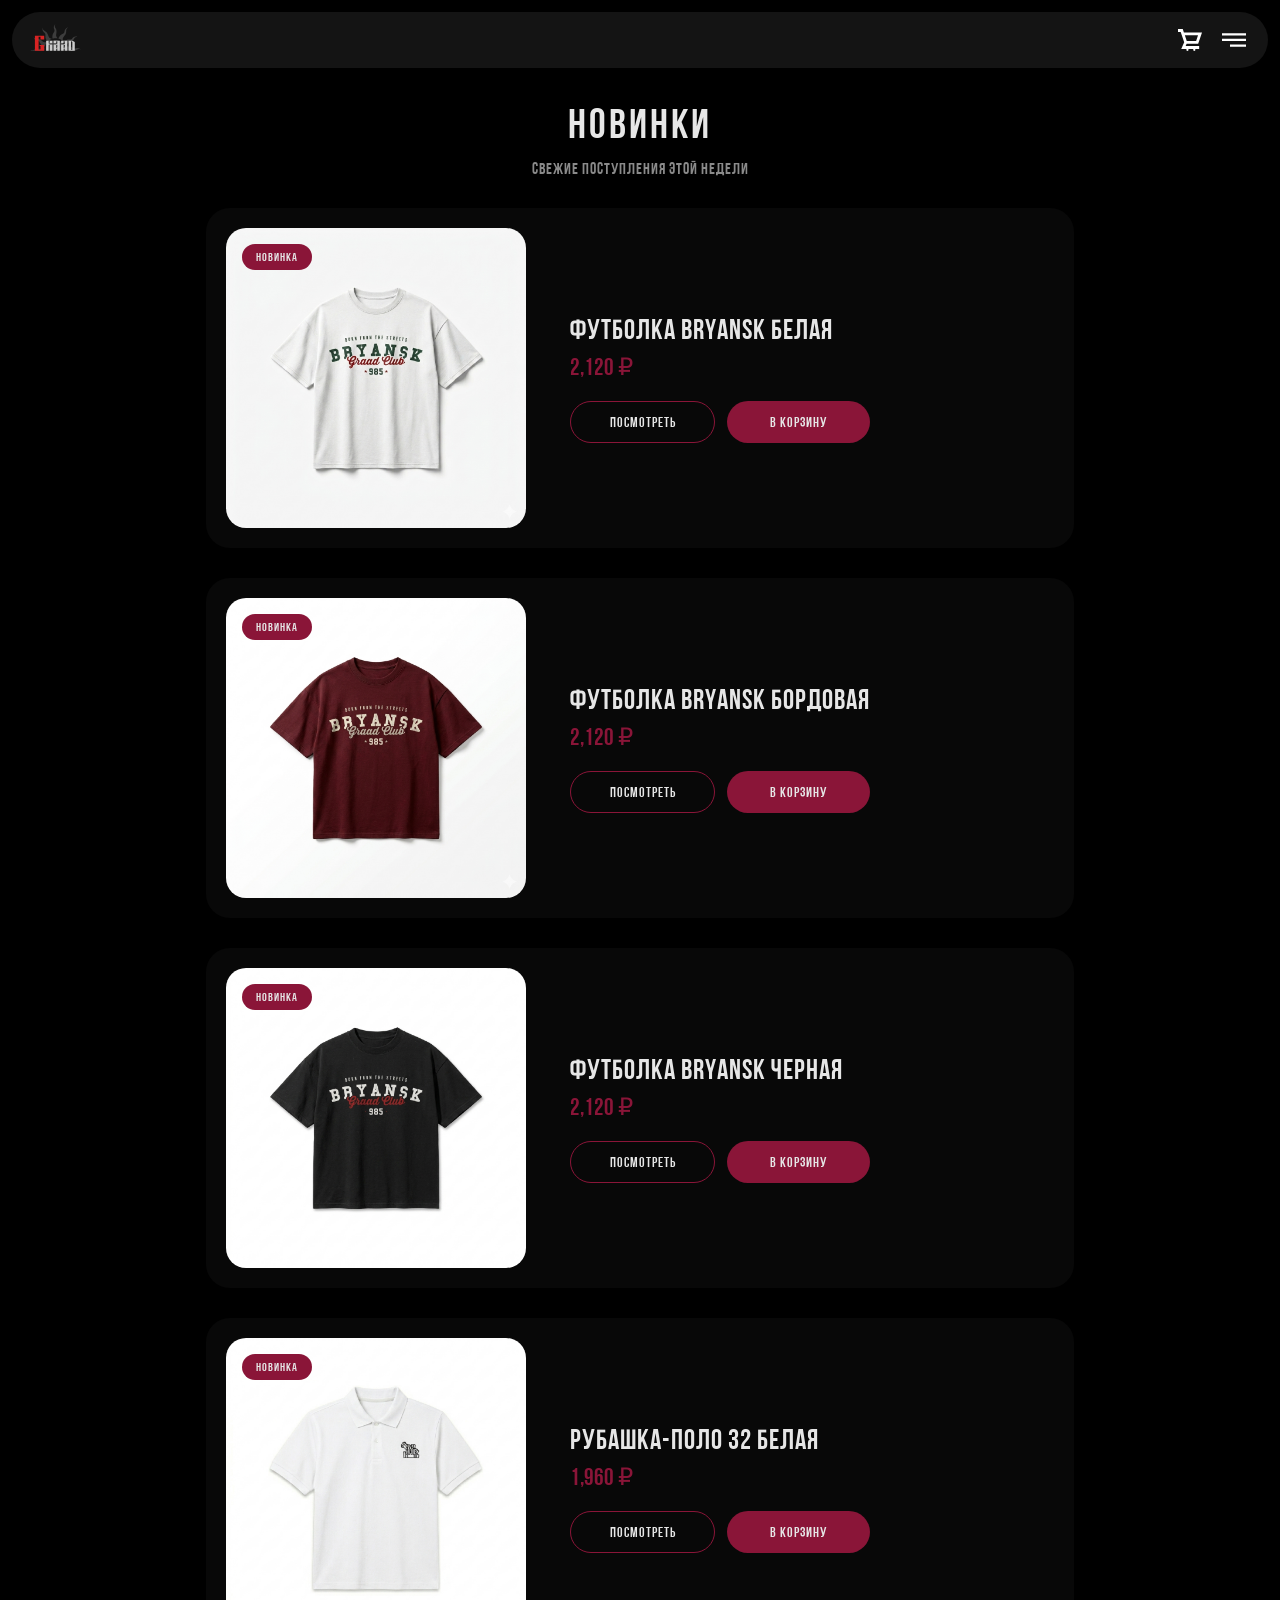
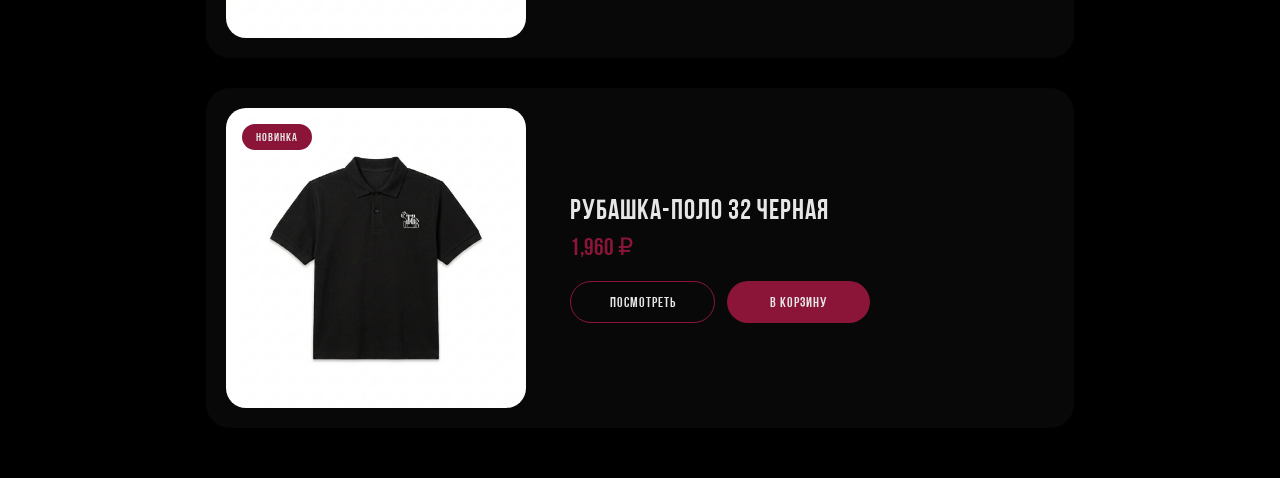
<file: new.html>
<!DOCTYPE html>
<html lang="ru">
<head>
    <meta charset="UTF-8">
    <meta name="viewport" content="width=device-width, initial-scale=1.0, viewport-fit=cover, user-scalable=no">
    <title>GRAAD | Новинки</title>
    <link rel="stylesheet" href="style.css">
    <script src="https://telegram.org/js/telegram-web-app.js"></script>
</head>
<body>
    <!-- Бургер-меню -->
    <div class="burger-menu" id="burgerMenu">
        <div class="burger-overlay" id="burgerOverlay"></div>
        <div class="burger-panel">
            <div class="burger-header">
                <img src="logo.svg" alt="GRAAD" class="burger-logo">
                <button class="burger-close" id="burgerClose">✕</button>
            </div>
            <nav class="burger-nav">
                <a href="index.html" class="burger-link">Главная</a>
                <a href="catalog.html" class="burger-link">Каталог</a>
                <a href="about.html" class="burger-link">О нас</a>
                <a href="new.html" class="burger-link">Новинки</a>
                <a href="sales.html" class="burger-link">Скидки</a>
                <a href="support.html" class="burger-link">Поддержка</a>
                <a href="game.html" class="burger-link">Получить скидку!</a>
            </nav>
        </div>
    </div>

    <header class="glass-header">
        <div class="header-left">
            <img src="logo.svg" alt="GRAAD" class="logo-icon" id="logoBtn">
        </div>
        <div class="header-right">
            <button class="icon-btn" id="cartBtn">
                <img src="cart.svg" alt="Корзина">
                <span class="cart-count" style="display: none;">0</span>
            </button>
            <button class="burger-btn" id="burgerBtn">
                <img src="menu.svg" alt="Меню">
            </button>
        </div>
    </header>

    <div class="new-container">
        <div class="new-header">
            <h1>НОВИНКИ</h1>
            <p class="new-subtitle">Свежие поступления этой недели</p>
        </div>
        
        <div class="new-grid" id="new-grid">
            <div class="new-loading">
                <div class="loading-spinner"></div>
                <p>Загрузка новинок...</p>
            </div>
        </div>
    </div>

    <script src="data.js"></script>
    <script src="script.js"></script>
    <script>
        // Бургер-меню
        const burgerBtn = document.getElementById('burgerBtn');
        const burgerMenu = document.getElementById('burgerMenu');
        const burgerOverlay = document.getElementById('burgerOverlay');
        const burgerClose = document.getElementById('burgerClose');
        
        function openBurger() {
            burgerMenu.classList.add('open');
            document.body.style.overflow = 'hidden';
        }
        
        function closeBurger() {
            burgerMenu.classList.remove('open');
            document.body.style.overflow = '';
        }
        
        if (burgerBtn) burgerBtn.addEventListener('click', openBurger);
        if (burgerOverlay) burgerOverlay.addEventListener('click', closeBurger);
        if (burgerClose) burgerClose.addEventListener('click', closeBurger);
        
        // Обработчики для пунктов меню
        document.getElementById('salesLink')?.addEventListener('click', (e) => {
            e.preventDefault();
            closeBurger();
            if (window.Telegram?.WebApp) {
                window.Telegram.WebApp.showPopup({
                    title: 'Скидки',
                    message: 'Подпишитесь на наш Telegram-канал, чтобы первыми узнавать о скидках!',
                    buttons: [{type: 'ok'}]
                });
            }
        });
        
        document.getElementById('supportLink')?.addEventListener('click', (e) => {
            e.preventDefault();
            closeBurger();
            if (window.Telegram?.WebApp) {
                window.Telegram.WebApp.showPopup({
                    title: 'Поддержка',
                    message: 'Свяжитесь с нами: support@grad.ru или в Telegram @grad_support',
                    buttons: [{type: 'ok'}]
                });
            }
        });
        
        document.getElementById('gameLink')?.addEventListener('click', (e) => {
            e.preventDefault();
            closeBurger();
            if (window.Telegram?.WebApp) {
                window.Telegram.WebApp.showPopup({
                    title: '🎮 Мини-игра',
                    message: 'Игры появятся в следующем обновлении!',
                    buttons: [{type: 'ok'}]
                });
            }
        });
        
        // Функции корзины
        function getCart() {
            const cart = localStorage.getItem('cart');
            return cart ? JSON.parse(cart) : [];
        }
        
        function saveCart(cart) {
            localStorage.setItem('cart', JSON.stringify(cart));
        }
        
        function updateCartCounter() {
            const cart = getCart();
            const totalItems = cart.reduce((sum, item) => sum + item.quantity, 0);
            const counters = document.querySelectorAll('.cart-count');
            counters.forEach(counter => {
                if (totalItems > 0) {
                    counter.textContent = totalItems;
                    counter.style.display = 'flex';
                } else {
                    counter.style.display = 'none';
                }
            });
        }
        
        function addToCart(productId, size) {
            const cart = getCart();
            const existingItem = cart.find(item => item.id === productId && item.size === size);
            
            let product = null;
            if (typeof products !== 'undefined' && products.length > 0) {
                product = products.find(p => p.id === productId);
            }
            
            if (!product) return;
            
            if (existingItem) {
                existingItem.quantity += 1;
            } else {
                cart.push({
                    id: productId,
                    name: product.name,
                    price: product.price,
                    size: size,
                    quantity: 1,
                    image: product.images[0]
                });
            }
            
            saveCart(cart);
            updateCartCounter();
            showAddedFeedback();
        }
        
        function showAddedFeedback() {
            const feedback = document.createElement('div');
            feedback.textContent = '✓ Товар добавлен в корзину';
            feedback.style.cssText = `
                position: fixed;
                bottom: 100px;
                left: 50%;
                transform: translateX(-50%);
                background: #8A1538;
                color: #E6E6E6;
                padding: 10px 24px;
                border-radius: 60px;
                font-size: 14px;
                font-family: 'Bebas Neue Cyrillic', sans-serif;
                z-index: 200;
                animation: fadeOut 1.5s ease forwards;
            `;
            
            if (!document.querySelector('#feedbackStyle')) {
                const style = document.createElement('style');
                style.id = 'feedbackStyle';
                style.textContent = `
                    @keyframes fadeOut {
                        0% { opacity: 1; transform: translateX(-50%) translateY(0); }
                        70% { opacity: 1; }
                        100% { opacity: 0; transform: translateX(-50%) translateY(-20px); visibility: hidden; }
                    }
                `;
                document.head.appendChild(style);
            }
            
            document.body.appendChild(feedback);
            setTimeout(() => feedback.remove(), 1500);
        }
        
        // Рендер новинок (фильтруем по category "новинки" или показываем все с пометкой new)
        function renderNewItems() {
            const grid = document.getElementById('new-grid');
            
            if (typeof products === 'undefined' || !products.length) {
                grid.innerHTML = `
                    <div class="new-empty">
                        <div class="new-empty-icon">🆕</div>
                        <div class="new-empty-text">Новинки скоро появятся</div>
                    </div>
                `;
                return;
            }
            
            // Если есть товары с category "новинки" — показываем их, иначе показываем все товары с пометкой "new"
            let newProducts = products.filter(p => p.category === 'новинки');
            
            // Если нет специальной категории, показываем все товары (как новинки для демо)
            if (newProducts.length === 0) {
                newProducts = products.map(p => ({ ...p, isNew: true }));
            }
            
            if (newProducts.length === 0) {
                grid.innerHTML = `
                    <div class="new-empty">
                        <div class="new-empty-icon">🆕</div>
                        <div class="new-empty-text">Новинки скоро появятся</div>
                    </div>
                `;
                return;
            }
            
            grid.innerHTML = newProducts.map(product => `
                <div class="new-item">
                    <div class="new-item-image" onclick="window.location.href='product.html?id=${product.id}'">
                        <img src="${product.images[0]}" alt="${product.name}" onerror="this.src='https://placehold.co/800x1000/1a1a2e/E6E6E6?text=GRAAD'">
                        <div class="new-badge">НОВИНКА</div>
                    </div>
                    <div class="new-item-info">
                        <h3 class="new-item-title">${product.name}</h3>
                        <p class="new-item-price">${product.price.toLocaleString()} ₽</p>
                        <div class="new-item-buttons">
                            <button class="new-view-btn" onclick="window.location.href='product.html?id=${product.id}'">ПОСМОТРЕТЬ</button>
                            <button class="new-cart-btn" onclick="event.stopPropagation(); addToCart(${product.id}, '${product.sizes[0]}')">В КОРЗИНУ</button>
                        </div>
                    </div>
                </div>
            `).join('');
        }
        
        // Telegram инициализация
        if (window.Telegram && window.Telegram.WebApp) {
            const tg = window.Telegram.WebApp;
            tg.ready();
            tg.expand();
            tg.enableClosingConfirmation();
            
            const backButton = tg.BackButton;
            if (backButton) {
                backButton.onClick(() => {
                    window.history.back();
                });
            }
        }
        
        // Обработчики кнопок
        document.getElementById('cartBtn')?.addEventListener('click', () => {
            window.location.href = 'cart.html';
        });
        
        // Клик по логотипу — возврат на главную
        document.getElementById('logoBtn')?.addEventListener('click', () => {
            window.location.href = 'index.html';
        });
        
        // Запуск
        renderNewItems();
        updateCartCounter();
        
        console.log('✅ Страница новинок загружена');
    </script>
</body>
</html>
</file>
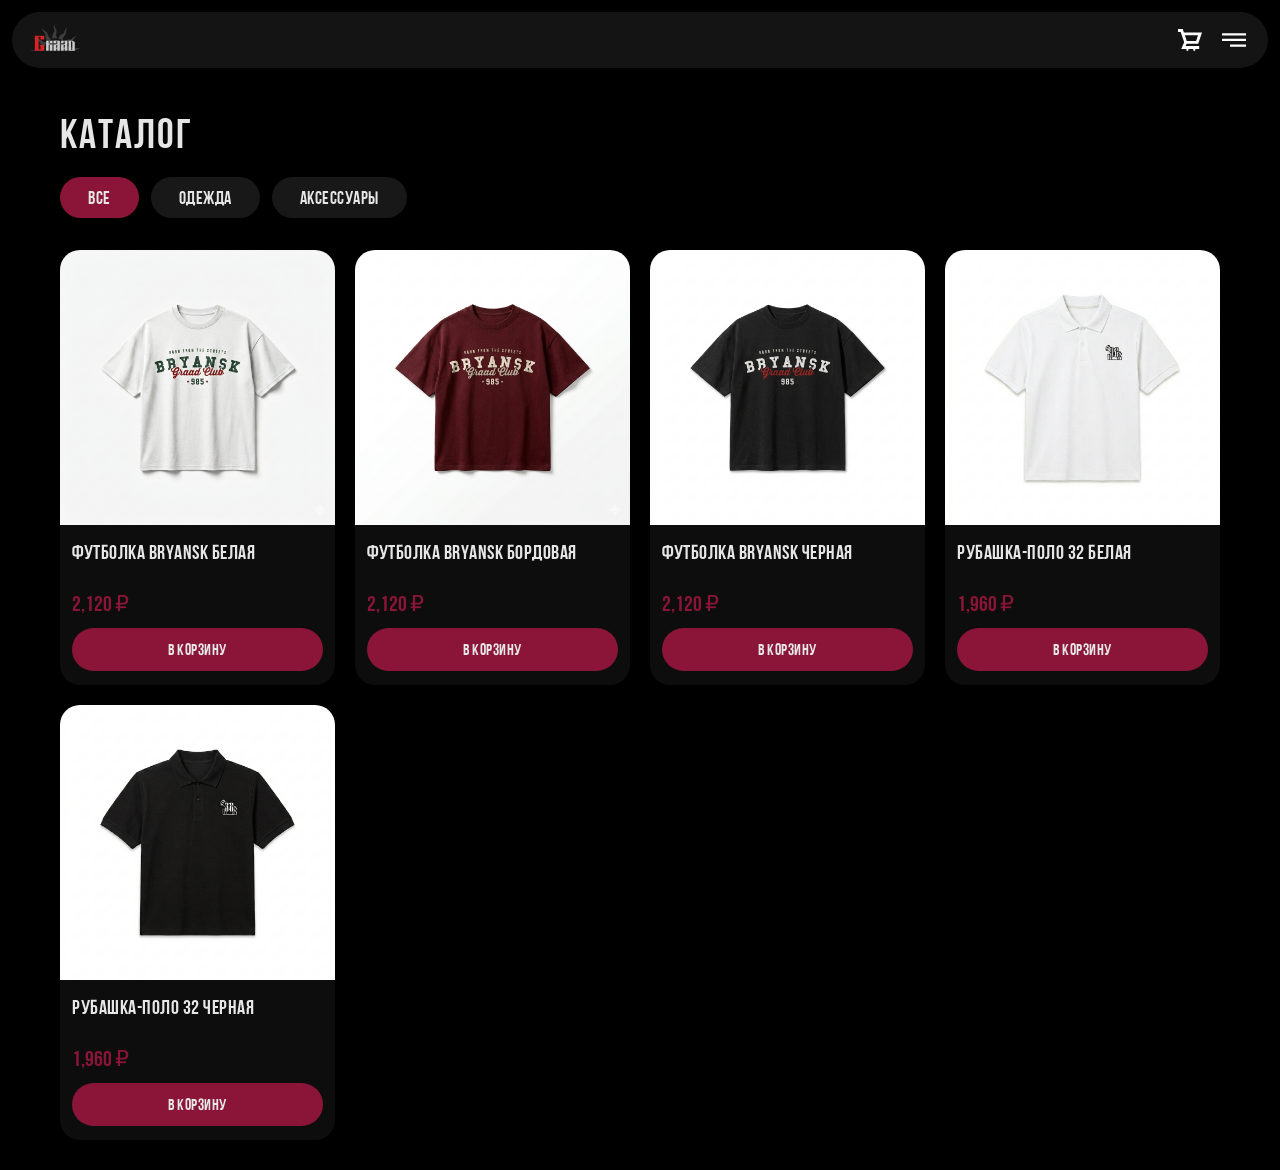
<file: product.html>
<!DOCTYPE html>
<html lang="ru">
<head>
    <meta charset="UTF-8">
    <meta name="viewport" content="width=device-width, initial-scale=1.0, viewport-fit=cover, user-scalable=no">
    <title>GRAAD | Товар</title>
    <link rel="stylesheet" href="style.css">
    <script src="https://telegram.org/js/telegram-web-app.js"></script>
    <style>
        /* Дополнительные стили для кнопок размеров */
        .size-btn {
            min-width: 56px;
            padding: 10px 0;
            border-radius: 60px;
            background: rgba(230, 230, 230, 0.1);
            border: none;
            font-size: 16px;
            font-family: 'Bebas Neue Cyrillic', 'Bebas Neue', sans-serif;
            letter-spacing: 0.5px;
            cursor: pointer;
            color: #E6E6E6;
            transition: all 0.2s ease;
            text-align: center;
            display: inline-flex;
            align-items: center;
            justify-content: center;
        }
        
        .size-btn.active {
            background: #8A1538 !important;
            color: #E6E6E6 !important;
        }
        
        .size-btn:active {
            transform: scale(0.96);
        }
    </style>
</head>
<body>
    <!-- Бургер-меню -->
    <div class="burger-menu" id="burgerMenu">
        <div class="burger-overlay" id="burgerOverlay"></div>
        <div class="burger-panel">
            <div class="burger-header">
                <img src="logo.svg" alt="GRAAD" class="burger-logo">
                <button class="burger-close" id="burgerClose">✕</button>
            </div>
            <nav class="burger-nav">
                <a href="index.html" class="burger-link">Главная</a>
                <a href="catalog.html" class="burger-link">Каталог</a>
                <a href="about.html" class="burger-link">О нас</a>
                <a href="new.html" class="burger-link">Новинки</a>
                <a href="sales.html" class="burger-link">Скидки</a>
                <a href="support.html" class="burger-link">Поддержка</a>
                <a href="game.html" class="burger-link">Получить скидку!</a>
            </nav>
        </div>
    </div>

    <header class="glass-header">
        <div class="header-left">
            <img src="logo.svg" alt="GRAAD" class="logo-icon" id="logoBtn">
        </div>
        <div class="header-right">
            <button class="icon-btn" id="cartBtn">
                <img src="cart.svg" alt="Корзина">
                <span class="cart-count" style="display: none;">0</span>
            </button>
            <button class="burger-btn" id="burgerBtn">
                <img src="menu.svg" alt="Меню">
            </button>
        </div>
    </header>

    <div class="product-page" id="product-page">
        <!-- Контент подгрузится из JS -->
    </div>

    <script src="data.js"></script>
    <script src="config.js"></script>
    <script>
        // Получаем ID товара из URL
        const urlParams = new URLSearchParams(window.location.search);
        const productId = parseInt(urlParams.get('id'));
        const product = products.find(p => p.id === productId);
        
        if (!product) {
            window.location.href = 'catalog.html';
        }
        
        let currentImageIndex = 0;
        let selectedSize = product.sizes[0];
        let quantity = 1;
        
        // Бургер-меню
        const burgerBtn = document.getElementById('burgerBtn');
        const burgerMenu = document.getElementById('burgerMenu');
        const burgerOverlay = document.getElementById('burgerOverlay');
        const burgerClose = document.getElementById('burgerClose');
        
        function openBurger() {
            burgerMenu.classList.add('open');
            document.body.style.overflow = 'hidden';
        }
        
        function closeBurger() {
            burgerMenu.classList.remove('open');
            document.body.style.overflow = '';
        }
        
        if (burgerBtn) burgerBtn.addEventListener('click', openBurger);
        if (burgerOverlay) burgerOverlay.addEventListener('click', closeBurger);
        if (burgerClose) burgerClose.addEventListener('click', closeBurger);
        
        // Пункты меню (кроме основных ссылок)
        document.getElementById('gameLink')?.addEventListener('click', (e) => {
            e.preventDefault();
            closeBurger();
            window.location.href = 'game.html';
        });
        
        // Функции корзины
        function getCart() {
            const cart = localStorage.getItem('cart');
            return cart ? JSON.parse(cart) : [];
        }
        
        function saveCart(cart) {
            localStorage.setItem('cart', JSON.stringify(cart));
        }
        
        function updateCartCounter() {
            const cart = getCart();
            const totalItems = cart.reduce((sum, item) => sum + item.quantity, 0);
            const counters = document.querySelectorAll('.cart-count');
            counters.forEach(counter => {
                if (totalItems > 0) {
                    counter.textContent = totalItems;
                    counter.style.display = 'flex';
                } else {
                    counter.style.display = 'none';
                }
            });
        }
        
        function addToCartGlobal(productId, size, quantity) {
            const cart = getCart();
            const existingItem = cart.find(item => item.id === productId && item.size === size);
            
            const product = products.find(p => p.id === productId);
            if (!product) return;
            
            if (existingItem) {
                existingItem.quantity += quantity;
            } else {
                cart.push({
                    id: productId,
                    name: product.name,
                    price: product.price,
                    size: size,
                    quantity: quantity,
                    image: product.images[0]
                });
            }
            
            saveCart(cart);
            updateCartCounter();
        }
        
        function showAddedFeedback() {
            const feedback = document.createElement('div');
            feedback.textContent = '✓ Товар добавлен в корзину';
            feedback.style.cssText = `
                position: fixed;
                bottom: 100px;
                left: 50%;
                transform: translateX(-50%);
                background: #8A1538;
                color: #E6E6E6;
                padding: 10px 24px;
                border-radius: 60px;
                font-size: 14px;
                font-family: 'Bebas Neue Cyrillic', sans-serif;
                z-index: 200;
                animation: fadeOut 1.5s ease forwards;
            `;
            
            if (!document.querySelector('#feedbackStyle')) {
                const style = document.createElement('style');
                style.id = 'feedbackStyle';
                style.textContent = `
                    @keyframes fadeOut {
                        0% { opacity: 1; transform: translateX(-50%) translateY(0); }
                        70% { opacity: 1; }
                        100% { opacity: 0; transform: translateX(-50%) translateY(-20px); visibility: hidden; }
                    }
                `;
                document.head.appendChild(style);
            }
            
            document.body.appendChild(feedback);
            setTimeout(() => feedback.remove(), 1500);
        }
        
        // Рендер страницы товара
        function renderProduct() {
            const container = document.getElementById('product-page');
            
            container.innerHTML = `
                <div class="product-gallery">
                    <div class="main-image">
                        <img id="mainImage" src="${product.images[0]}" alt="${product.name}">
                    </div>
                    <div class="thumbnail-list" id="thumbnailList">
                        ${product.images.map((img, idx) => `
                            <div class="thumbnail ${idx === 0 ? 'active' : ''}" onclick="changeImage(${idx})">
                                <img src="${img}" alt="Фото ${idx + 1}">
                            </div>
                        `).join('')}
                    </div>
                </div>
                
                <div class="product-details">
                    <h1 class="product-title">${product.name}</h1>
                    <div class="product-price-large">${product.price.toLocaleString()} ₽</div>
                    
                    <div class="product-description">
                        <h3>ОПИСАНИЕ</h3>
                        <p>${product.description}</p>
                    </div>
                    
                    <div class="size-selector">
                        <h3>ВЫБЕРИТЕ РАЗМЕР</h3>
                        <div class="size-buttons" id="sizeButtons">
                            ${product.sizes.map(size => `
                                <button class="size-btn ${size === selectedSize ? 'active' : ''}" data-size="${size}">
                                    ${size}
                                </button>
                            `).join('')}
                        </div>
                    </div>
                    
                    <div class="quantity-selector">
                        <h3>КОЛИЧЕСТВО</h3>
                        <div class="quantity-controls">
                            <button class="qty-btn" onclick="changeQuantity(-1)">−</button>
                            <span class="quantity" id="quantity">${quantity}</span>
                            <button class="qty-btn" onclick="changeQuantity(1)">+</button>
                        </div>
                    </div>
                    
                    <button class="btn-add-to-cart" onclick="addToCartHandler()">
                        В КОРЗИНУ
                    </button>
                </div>
            `;
            
            // Добавляем обработчики для кнопок размеров
            const sizeBtns = document.querySelectorAll('.size-btn');
            sizeBtns.forEach(btn => {
                btn.addEventListener('click', function(e) {
                    e.stopPropagation();
                    // Убираем active у всех
                    sizeBtns.forEach(b => b.classList.remove('active'));
                    // Добавляем active на нажатую
                    this.classList.add('active');
                    // Обновляем selectedSize
                    selectedSize = this.textContent;
                    console.log('Выбран размер:', selectedSize);
                });
            });
        }
        
        // Функции взаимодействия
        window.changeImage = function(index) {
            currentImageIndex = index;
            document.getElementById('mainImage').src = product.images[index];
            
            const thumbnails = document.querySelectorAll('.thumbnail');
            thumbnails.forEach((thumb, i) => {
                thumb.classList.toggle('active', i === index);
            });
        };
        
        window.changeQuantity = function(delta) {
            quantity = Math.max(1, quantity + delta);
            document.getElementById('quantity').textContent = quantity;
        };
        
        window.addToCartHandler = function() {
            addToCartGlobal(product.id, selectedSize, quantity);
            
            // Визуальная обратная связь
            const btn = document.querySelector('.btn-add-to-cart');
            const originalText = btn.textContent;
            btn.textContent = '✓ ДОБАВЛЕНО!';
            btn.style.background = '#4caf50';
            
            setTimeout(() => {
                btn.textContent = originalText;
                btn.style.background = '#8A1538';
            }, 1500);
            
            showAddedFeedback();
            
            // Вибрация
            if (window.Telegram?.WebApp?.HapticFeedback) {
                window.Telegram.WebApp.HapticFeedback.notificationOccurred('success');
            }
        };
        
        // Telegram инициализация
        if (window.Telegram && window.Telegram.WebApp) {
            const tg = window.Telegram.WebApp;
            tg.ready();
            tg.expand();
            tg.enableClosingConfirmation();
            
            const backButton = tg.BackButton;
            if (backButton) {
                backButton.onClick(() => {
                    window.history.back();
                });
            }
        }
        
        // Обработчики кнопок
        document.getElementById('cartBtn')?.addEventListener('click', () => {
            window.location.href = 'cart.html';
        });
        
        // Клик по логотипу — возврат на главную
        document.getElementById('logoBtn')?.addEventListener('click', () => {
            window.location.href = 'index.html';
        });
        
        // Запуск
        renderProduct();
        updateCartCounter();
        
        console.log('✅ Карточка товара загружена');
    </script>
</body>
</html>
</file>
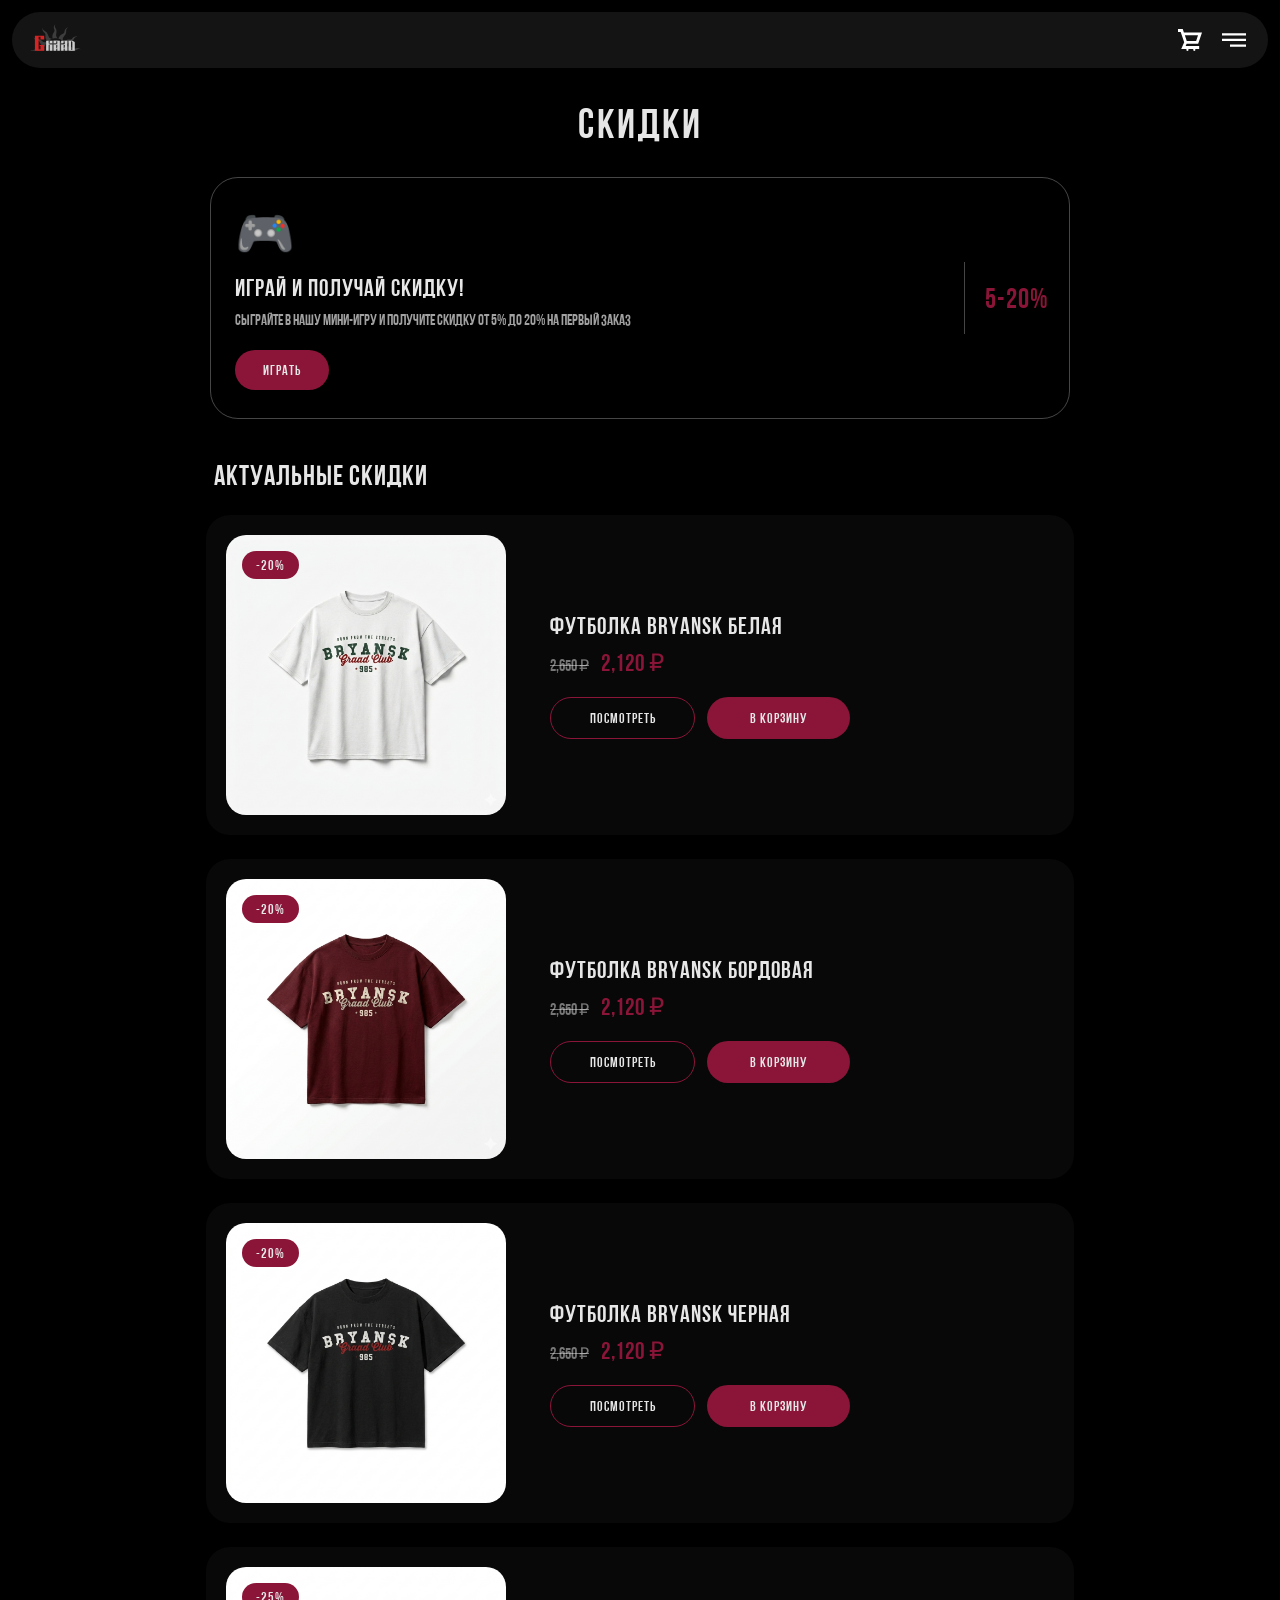
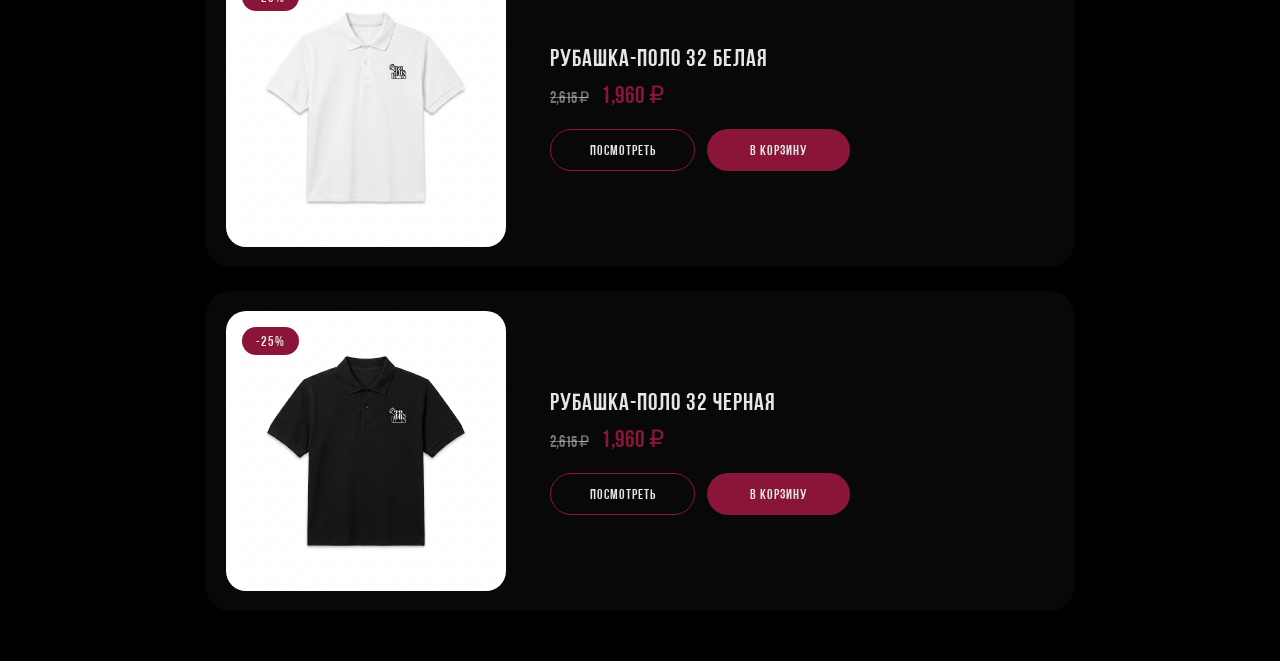
<file: sales.html>
<!DOCTYPE html>
<html lang="ru">
<head>
    <meta charset="UTF-8">
    <meta name="viewport" content="width=device-width, initial-scale=1.0, viewport-fit=cover, user-scalable=no">
    <title>GRAAD | Скидки</title>
    <link rel="stylesheet" href="style.css">
    <script src="https://telegram.org/js/telegram-web-app.js"></script>
</head>
<body>
    <!-- Бургер-меню -->
    <div class="burger-menu" id="burgerMenu">
        <div class="burger-overlay" id="burgerOverlay"></div>
        <div class="burger-panel">
            <div class="burger-header">
                <img src="logo.svg" alt="GRAAD" class="burger-logo">
                <button class="burger-close" id="burgerClose">✕</button>
            </div>
            <nav class="burger-nav">
                <a href="index.html" class="burger-link">Главная</a>
                <a href="catalog.html" class="burger-link">Каталог</a>
                <a href="about.html" class="burger-link">О нас</a>
                <a href="new.html" class="burger-link">Новинки</a>
                <a href="sales.html" class="burger-link">Скидки</a>
                <a href="support.html" class="burger-link">Поддержка</a>
                <a href="game.html" class="burger-link">Получить скидку!</a>
            </nav>
        </div>
    </div>

    <header class="glass-header">
        <div class="header-left">
            <img src="logo.svg" alt="GRAAD" class="logo-icon" id="logoBtn">
        </div>
        <div class="header-right">
            <button class="icon-btn" id="cartBtn">
                <img src="cart.svg" alt="Корзина">
                <span class="cart-count" style="display: none;">0</span>
            </button>
            <button class="burger-btn" id="burgerBtn">
                <img src="menu.svg" alt="Меню">
            </button>
        </div>
    </header>

    <div class="sales-container">
        <div class="sales-header">
            <h1>СКИДКИ</h1>
        </div>

        <!-- Баннер с мини-игрой -->
        <div class="game-banner">
            <div class="game-banner-content">
                <div class="game-banner-icon">🎮</div>
                <h2 class="game-banner-title">Играй и получай скидку!</h2>
                <p class="game-banner-text">Сыграйте в нашу мини-игру и получите скидку от 5% до 20% на первый заказ</p>
                <button class="game-banner-btn" id="playGameBtn">ИГРАТЬ</button>
            </div>
            <div class="game-banner-decor">
                <span class="discount-badge">5-20%</span>
            </div>
        </div>

        <!-- Текущие скидки -->
        <div class="sales-section">
            <h2 class="sales-section-title">Актуальные скидки</h2>
            <div class="sales-grid" id="sales-grid">
                <div class="sales-loading">
                    <div class="loading-spinner"></div>
                    <p>Загрузка скидок...</p>
                </div>
            </div>
        </div>
    </div>

    <script src="data.js"></script>
    <script src="config.js"></script>
    <script>
        // Бургер-меню
        const burgerBtn = document.getElementById('burgerBtn');
        const burgerMenu = document.getElementById('burgerMenu');
        const burgerOverlay = document.getElementById('burgerOverlay');
        const burgerClose = document.getElementById('burgerClose');
        
        function openBurger() {
            burgerMenu.classList.add('open');
            document.body.style.overflow = 'hidden';
        }
        
        function closeBurger() {
            burgerMenu.classList.remove('open');
            document.body.style.overflow = '';
        }
        
        if (burgerBtn) burgerBtn.addEventListener('click', openBurger);
        if (burgerOverlay) burgerOverlay.addEventListener('click', closeBurger);
        if (burgerClose) burgerClose.addEventListener('click', closeBurger);
        
        // Пункты меню
        document.getElementById('gameLink')?.addEventListener('click', (e) => {
            e.preventDefault();
            closeBurger();
            window.location.href = 'game.html';
        });
        
        // Кнопка "ИГРАТЬ"
        document.getElementById('playGameBtn')?.addEventListener('click', () => {
            window.location.href = 'game.html';
        });
        
        // Функции корзины
        function getCart() {
            const cart = localStorage.getItem('cart');
            return cart ? JSON.parse(cart) : [];
        }
        
        function saveCart(cart) {
            localStorage.setItem('cart', JSON.stringify(cart));
        }
        
        function updateCartCounter() {
            const cart = getCart();
            const totalItems = cart.reduce((sum, item) => sum + item.quantity, 0);
            const counters = document.querySelectorAll('.cart-count');
            counters.forEach(counter => {
                if (totalItems > 0) {
                    counter.textContent = totalItems;
                    counter.style.display = 'flex';
                } else {
                    counter.style.display = 'none';
                }
            });
        }
        
        function addToCart(productId, size) {
            const cart = getCart();
            const existingItem = cart.find(item => item.id === productId && item.size === size);
            
            let product = null;
            if (typeof products !== 'undefined' && products.length > 0) {
                product = products.find(p => p.id === productId);
            }
            
            if (!product) return;
            
            if (existingItem) {
                existingItem.quantity += 1;
            } else {
                cart.push({
                    id: productId,
                    name: product.name,
                    price: product.price,
                    size: size,
                    quantity: 1,
                    image: product.images[0]
                });
            }
            
            saveCart(cart);
            updateCartCounter();
            showAddedFeedback();
        }
        
        function showAddedFeedback() {
            const feedback = document.createElement('div');
            feedback.textContent = '✓ Товар добавлен в корзину';
            feedback.style.cssText = `
                position: fixed;
                bottom: 100px;
                left: 50%;
                transform: translateX(-50%);
                background: #8A1538;
                color: #E6E6E6;
                padding: 10px 24px;
                border-radius: 60px;
                font-size: 14px;
                font-family: 'Bebas Neue Cyrillic', sans-serif;
                z-index: 200;
                animation: fadeOut 1.5s ease forwards;
            `;
            
            if (!document.querySelector('#feedbackStyle')) {
                const style = document.createElement('style');
                style.id = 'feedbackStyle';
                style.textContent = `
                    @keyframes fadeOut {
                        0% { opacity: 1; transform: translateX(-50%) translateY(0); }
                        70% { opacity: 1; }
                        100% { opacity: 0; transform: translateX(-50%) translateY(-20px); visibility: hidden; }
                    }
                `;
                document.head.appendChild(style);
            }
            
            document.body.appendChild(feedback);
            setTimeout(() => feedback.remove(), 1500);
        }
        
        // Рендер товаров со скидками (только где sale === true)
        function renderSalesItems() {
            const grid = document.getElementById('sales-grid');
            
            if (typeof products === 'undefined' || !products.length) {
                grid.innerHTML = `
                    <div class="sales-empty">
                        <div class="sales-empty-icon">🏷️</div>
                        <div class="sales-empty-text">Товары не найдены</div>
                    </div>
                `;
                return;
            }
            
            // Фильтруем только товары с sale === true
            let saleProducts = products.filter(p => p.sale === true);
            
            if (saleProducts.length === 0) {
                grid.innerHTML = `
                    <div class="sales-empty">
                        <div class="sales-empty-icon">🏷️</div>
                        <div class="sales-empty-text">Скидки скоро появятся</div>
                    </div>
                `;
                return;
            }
            
            grid.innerHTML = saleProducts.map(product => `
                <div class="sales-item">
                    <div class="sales-item-image" onclick="window.location.href='product.html?id=${product.id}'">
                        <img src="${product.images[0]}" alt="${product.name}" onerror="this.src='https://placehold.co/800x1000/1a1a2e/E6E6E6?text=GRAAD'">
                        <div class="sales-badge">-${product.discount || 15}%</div>
                    </div>
                    <div class="sales-item-info">
                        <h3 class="sales-item-title">${product.name}</h3>
                        <div class="sales-price-block">
                            <span class="sales-old-price">${(product.oldPrice || product.price).toLocaleString()} ₽</span>
                            <span class="sales-new-price">${product.price.toLocaleString()} ₽</span>
                        </div>
                        <div class="sales-item-buttons">
                            <button class="sales-view-btn" onclick="window.location.href='product.html?id=${product.id}'">ПОСМОТРЕТЬ</button>
                            <button class="sales-cart-btn" onclick="event.stopPropagation(); addToCart(${product.id}, '${product.sizes[0]}')">В КОРЗИНУ</button>
                        </div>
                    </div>
                </div>
            `).join('');
        }
        
        // Telegram инициализация
        if (window.Telegram && window.Telegram.WebApp) {
            const tg = window.Telegram.WebApp;
            tg.ready();
            tg.expand();
            tg.enableClosingConfirmation();
            
            const backButton = tg.BackButton;
            if (backButton) {
                backButton.onClick(() => {
                    window.history.back();
                });
            }
        }
        
        // Обработчики кнопок
        document.getElementById('cartBtn')?.addEventListener('click', () => {
            window.location.href = 'cart.html';
        });
        
        document.getElementById('logoBtn')?.addEventListener('click', () => {
            window.location.href = 'index.html';
        });
        
        // Запуск
        renderSalesItems();
        updateCartCounter();
        
        console.log('✅ Страница скидок загружена');
    </script>
</body>
</html>
</file>
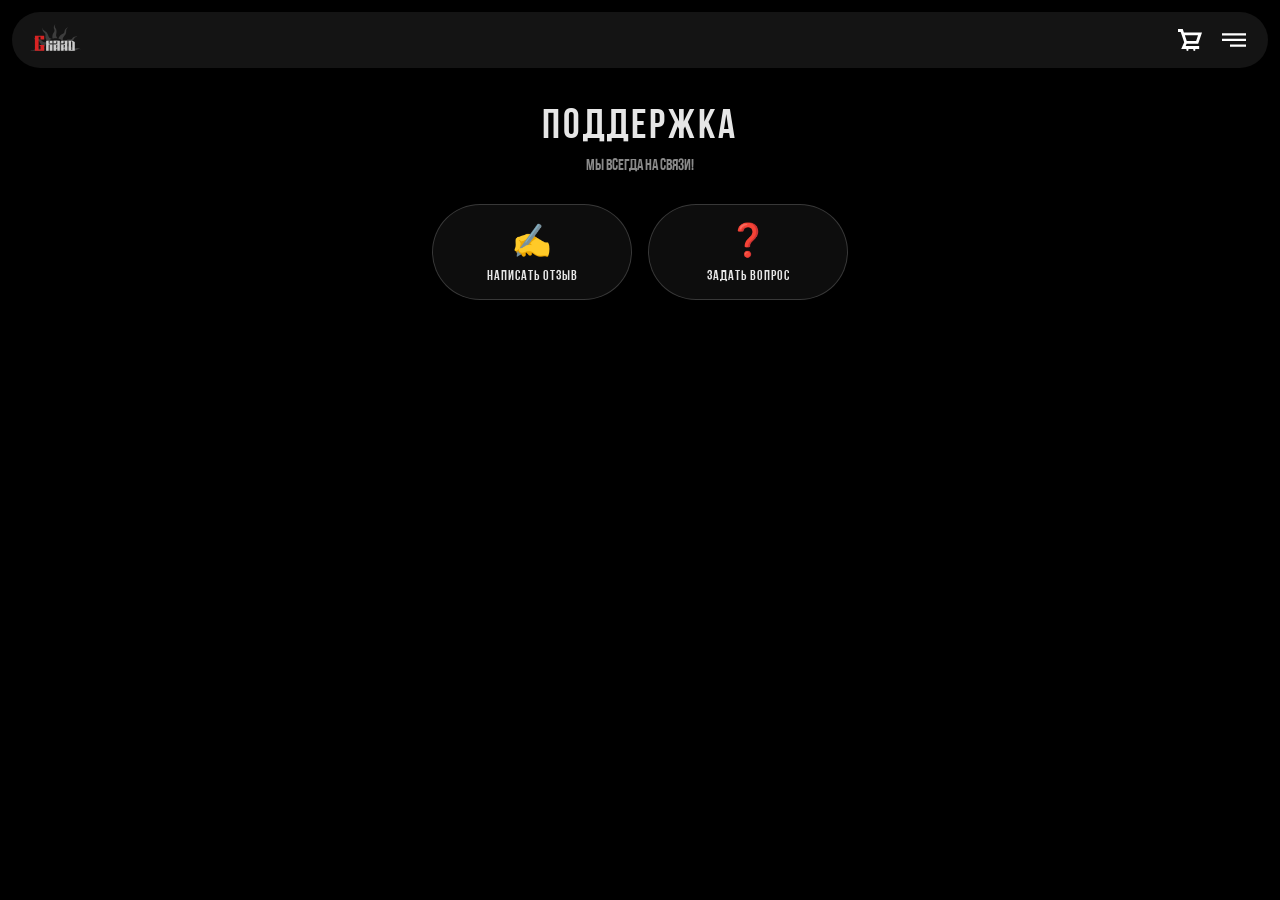
<file: support.html>
<!DOCTYPE html>
<html lang="ru">
<head>
    <meta charset="UTF-8">
    <meta name="viewport" content="width=device-width, initial-scale=1.0, viewport-fit=cover, user-scalable=no">
    <title>GRAAD | Поддержка</title>
    <link rel="stylesheet" href="style.css">
    <script src="https://telegram.org/js/telegram-web-app.js"></script>
</head>
<body>
    <!-- Бургер-меню -->
    <div class="burger-menu" id="burgerMenu">
        <div class="burger-overlay" id="burgerOverlay"></div>
        <div class="burger-panel">
            <div class="burger-header">
                <img src="logo.svg" alt="GRAAD" class="burger-logo">
                <button class="burger-close" id="burgerClose">✕</button>
            </div>
            <nav class="burger-nav">
                <a href="index.html" class="burger-link">Главная</a>
                <a href="catalog.html" class="burger-link">Каталог</a>
                <a href="about.html" class="burger-link">О нас</a>
                <a href="new.html" class="burger-link">Новинки</a>
                <a href="sales.html" class="burger-link">Скидки</a>
                <a href="support.html" class="burger-link">Поддержка</a>
                <a href="game.html" class="burger-link">Получить скидку!</a>
            </nav>
        </div>
    </div>

    <header class="glass-header">
        <div class="header-left">
            <img src="logo.svg" alt="GRAAD" class="logo-icon" id="logoBtn">
        </div>
        <div class="header-right">
            <button class="icon-btn" id="cartBtn">
                <img src="cart.svg" alt="Корзина">
                <span class="cart-count" style="display: none;">0</span>
            </button>
            <button class="burger-btn" id="burgerBtn">
                <img src="menu.svg" alt="Меню">
            </button>
        </div>
    </header>

    <div class="support-container">
        <div class="support-header">
            <h1>ПОДДЕРЖКА</h1>
            <p class="support-subtitle">Мы всегда на связи!</p>
        </div>

        <!-- Выбор действия -->
        <div class="support-choices">
            <button class="support-choice-btn" id="reviewBtn">
                <span class="choice-icon">✍️</span>
                <span class="choice-text">Написать отзыв</span>
            </button>
            <button class="support-choice-btn" id="questionBtn">
                <span class="choice-icon">❓</span>
                <span class="choice-text">Задать вопрос</span>
            </button>
        </div>

        <!-- Форма для отзыва -->
        <div class="support-form" id="reviewForm" style="display: none;">
            <h2 class="form-title">Оставить отзыв</h2>
            <div class="form-group">
                <label>Ваше имя</label>
                <input type="text" id="reviewName" class="form-input" placeholder="Как к вам обращаться?">
            </div>
            <div class="form-group">
                <label>Оценка</label>
                <div class="rating-stars" id="ratingStars">
                    <span class="star" data-value="1">☆</span>
                    <span class="star" data-value="2">☆</span>
                    <span class="star" data-value="3">☆</span>
                    <span class="star" data-value="4">☆</span>
                    <span class="star" data-value="5">☆</span>
                </div>
                <input type="hidden" id="reviewRating" value="0">
            </div>
            <div class="form-group">
                <label>Ваш отзыв</label>
                <textarea id="reviewText" class="form-textarea" rows="4" placeholder="Поделитесь впечатлениями о наших товарах..."></textarea>
            </div>
            <div class="form-group">
                <label>Фотографии (до 5 шт.)</label>
                <div class="image-attach-area" id="reviewAttachArea">
                    <button type="button" class="attach-btn" id="reviewAttachBtn">📎 Прикрепить изображения</button>
                    <div class="image-preview-list" id="reviewImageList"></div>
                </div>
                <input type="file" id="reviewFileInput" accept="image/*" multiple style="display: none;">
            </div>
            <button class="submit-btn" id="submitReviewBtn">ОТПРАВИТЬ ОТЗЫВ</button>
        </div>

        <!-- Форма для вопроса -->
        <div class="support-form" id="questionForm" style="display: none;">
            <h2 class="form-title">Задать вопрос</h2>
            <div class="form-group">
                <label>Ваше имя</label>
                <input type="text" id="questionName" class="form-input" placeholder="Как к вам обращаться?">
            </div>
            <div class="form-group">
                <label>Ваш вопрос</label>
                <textarea id="questionText" class="form-textarea" rows="4" placeholder="Опишите ваш вопрос..."></textarea>
            </div>
            <div class="form-group">
                <label>Фотографии (до 5 шт.)</label>
                <div class="image-attach-area" id="questionAttachArea">
                    <button type="button" class="attach-btn" id="questionAttachBtn">📎 Прикрепить изображения</button>
                    <div class="image-preview-list" id="questionImageList"></div>
                </div>
                <input type="file" id="questionFileInput" accept="image/*" multiple style="display: none;">
            </div>
            <button class="submit-btn" id="submitQuestionBtn">ОТПРАВИТЬ ВОПРОС</button>
        </div>
    </div>
<script src="data.js"></script>
<script src="config.js"></script>
<script>
    // Telegram данные пользователя
    let tgUser = null;
    
    // Инициализация Telegram
    if (window.Telegram && window.Telegram.WebApp) {
        const tg = window.Telegram.WebApp;
        tg.ready();
        tg.expand();
        tg.enableClosingConfirmation();
        
        if (tg.initDataUnsafe && tg.initDataUnsafe.user) {
            tgUser = tg.initDataUnsafe.user;
            console.log('Пользователь:', tgUser);
        }
    }
    
    // Бургер-меню
    const burgerBtn = document.getElementById('burgerBtn');
    const burgerMenu = document.getElementById('burgerMenu');
    const burgerOverlay = document.getElementById('burgerOverlay');
    const burgerClose = document.getElementById('burgerClose');
    
    function openBurger() {
        burgerMenu.classList.add('open');
        document.body.style.overflow = 'hidden';
    }
    
    function closeBurger() {
        burgerMenu.classList.remove('open');
        document.body.style.overflow = '';
    }
    
    if (burgerBtn) burgerBtn.addEventListener('click', openBurger);
    if (burgerOverlay) burgerOverlay.addEventListener('click', closeBurger);
    if (burgerClose) burgerClose.addEventListener('click', closeBurger);
    
    document.getElementById('gameLink')?.addEventListener('click', (e) => {
        e.preventDefault();
        closeBurger();
        if (window.Telegram?.WebApp) {
            window.Telegram.WebApp.showPopup({
                title: '🎮 Мини-игра',
                message: 'Игры появятся в следующем обновлении!',
                buttons: [{type: 'ok'}]
            });
        }
    });
    
    // Корзина и логотип
    document.getElementById('cartBtn')?.addEventListener('click', () => {
        window.location.href = 'cart.html';
    });
    
    document.getElementById('logoBtn')?.addEventListener('click', () => {
        window.location.href = 'index.html';
    });
    
    // Переключение между формами
    const reviewBtn = document.getElementById('reviewBtn');
    const questionBtn = document.getElementById('questionBtn');
    const reviewForm = document.getElementById('reviewForm');
    const questionForm = document.getElementById('questionForm');
    
    reviewBtn.addEventListener('click', () => {
        reviewForm.style.display = 'block';
        questionForm.style.display = 'none';
        reviewBtn.classList.add('active');
        questionBtn.classList.remove('active');
    });
    
    questionBtn.addEventListener('click', () => {
        reviewForm.style.display = 'none';
        questionForm.style.display = 'block';
        questionBtn.classList.add('active');
        reviewBtn.classList.remove('active');
    });
    
    // Звёздочки для рейтинга
    const stars = document.querySelectorAll('.star');
    const ratingInput = document.getElementById('reviewRating');
    
    stars.forEach(star => {
        star.addEventListener('click', () => {
            const value = parseInt(star.dataset.value);
            ratingInput.value = value;
            stars.forEach((s, index) => {
                if (index < value) {
                    s.textContent = '★';
                    s.classList.add('active');
                } else {
                    s.textContent = '☆';
                    s.classList.remove('active');
                }
            });
        });
    });
    
    // Работа с изображениями для отзыва
    let reviewImages = [];
    const reviewAttachBtn = document.getElementById('reviewAttachBtn');
    const reviewFileInput = document.getElementById('reviewFileInput');
    const reviewImageList = document.getElementById('reviewImageList');
    
    reviewAttachBtn.addEventListener('click', () => {
        reviewFileInput.click();
    });
    
    reviewFileInput.addEventListener('change', (e) => {
        const files = Array.from(e.target.files);
        const remainingSlots = 5 - reviewImages.length;
        const newFiles = files.slice(0, remainingSlots);
        
        newFiles.forEach(file => {
            const reader = new FileReader();
            reader.onload = function(event) {
                reviewImages.push({
                    file: file,
                    preview: event.target.result
                });
                updateReviewImagePreview();
            };
            reader.readAsDataURL(file);
        });
        reviewFileInput.value = '';
    });
    
    function updateReviewImagePreview() {
        reviewImageList.innerHTML = reviewImages.map((img, index) => `
            <div class="image-preview">
                <img src="${img.preview}" alt="preview">
                <button class="remove-image" data-index="${index}">✕</button>
            </div>
        `).join('');
        
        document.querySelectorAll('#reviewImageList .remove-image').forEach(btn => {
            btn.addEventListener('click', (e) => {
                const index = parseInt(btn.dataset.index);
                reviewImages.splice(index, 1);
                updateReviewImagePreview();
            });
        });
    }
    
    // Работа с изображениями для вопроса
    let questionImages = [];
    const questionAttachBtn = document.getElementById('questionAttachBtn');
    const questionFileInput = document.getElementById('questionFileInput');
    const questionImageList = document.getElementById('questionImageList');
    
    questionAttachBtn.addEventListener('click', () => {
        questionFileInput.click();
    });
    
    questionFileInput.addEventListener('change', (e) => {
        const files = Array.from(e.target.files);
        const remainingSlots = 5 - questionImages.length;
        const newFiles = files.slice(0, remainingSlots);
        
        newFiles.forEach(file => {
            const reader = new FileReader();
            reader.onload = function(event) {
                questionImages.push({
                    file: file,
                    preview: event.target.result
                });
                updateQuestionImagePreview();
            };
            reader.readAsDataURL(file);
        });
        questionFileInput.value = '';
    });
    
    function updateQuestionImagePreview() {
        questionImageList.innerHTML = questionImages.map((img, index) => `
            <div class="image-preview">
                <img src="${img.preview}" alt="preview">
                <button class="remove-image" data-index="${index}">✕</button>
            </div>
        `).join('');
        
        document.querySelectorAll('#questionImageList .remove-image').forEach(btn => {
            btn.addEventListener('click', (e) => {
                const index = parseInt(btn.dataset.index);
                questionImages.splice(index, 1);
                updateQuestionImagePreview();
            });
        });
    }
    
    // Флаги для блокировки повторной отправки
    let isSendingReview = false;
    let isSendingQuestion = false;
    
    // Отправка отзыва в Telegram
    async function sendReviewToTelegram(name, rating, text, images) {
        if (isSendingReview) return;
        isSendingReview = true;
        
        const submitBtn = document.getElementById('submitReviewBtn');
        const originalText = submitBtn.textContent;
        submitBtn.textContent = 'ОТПРАВЛЯЕМ...';
        submitBtn.disabled = true;
        submitBtn.style.opacity = '0.6';
        
        const username = tgUser ? (tgUser.username ? `@${tgUser.username}` : `${tgUser.first_name} ${tgUser.last_name || ''}`.trim()) : 'Гость';
        const userId = tgUser ? tgUser.id : 'неизвестно';
        
        let message = `📝 НОВЫЙ ОТЗЫВ\n\n`;
        message += `👤 Имя: ${name || 'Не указано'}\n`;
        message += `🆔 Telegram: ${username}\n`;
        message += `🆔 User ID: ${userId}\n`;
        message += `⭐ Оценка: ${rating} ★\n`;
        message += `📝 Отзыв: ${text || 'Без текста'}\n`;
        message += `🖼️ Фото: ${images.length} шт.\n`;
        message += `\n⏰ ${new Date().toLocaleString('ru-RU')}`;
        
        try {
            // Отправляем текст
            await fetch(`https://api.telegram.org/bot${BOT_TOKEN}/sendMessage`, {
                method: 'POST',
                headers: { 'Content-Type': 'application/json' },
                body: JSON.stringify({
                    chat_id: ADMIN_CHAT_ID,
                    text: message,
                    parse_mode: 'HTML'
                })
            });
            
            // Если есть фото — отправляем их
            for (let i = 0; i < Math.min(images.length, 5); i++) {
                const img = images[i];
                const formData = new FormData();
                formData.append('chat_id', ADMIN_CHAT_ID);
                formData.append('photo', img.file);
                formData.append('caption', i === 0 ? `📸 Фото к отзыву (${i+1}/${Math.min(images.length, 5)})` : '');
                
                await fetch(`https://api.telegram.org/bot${BOT_TOKEN}/sendPhoto`, {
                    method: 'POST',
                    body: formData
                });
            }
            
            // Очищаем форму
            document.getElementById('reviewName').value = '';
            document.getElementById('reviewText').value = '';
            ratingInput.value = 0;
            stars.forEach(s => {
                s.textContent = '☆';
                s.classList.remove('active');
            });
            reviewImages = [];
            updateReviewImagePreview();
            
            // Скрываем форму
            reviewForm.style.display = 'none';
            reviewBtn.classList.remove('active');
            
            // Возвращаем кнопку в исходное состояние
            submitBtn.textContent = originalText;
            submitBtn.disabled = false;
            submitBtn.style.opacity = '1';
            isSendingReview = false;
            
            // Показываем попап с благодарностью
            if (window.Telegram?.WebApp) {
                window.Telegram.WebApp.showPopup({
                    title: '✨ Спасибо!',
                    message: 'Спасибо за ваш отзыв! Он очень важен для нас.',
                    buttons: [{type: 'ok'}]
                });
            } else {
                alert('✨ Спасибо за отзыв!');
            }
            
        } catch (error) {
            console.error('Ошибка отправки:', error);
            submitBtn.textContent = originalText;
            submitBtn.disabled = false;
            submitBtn.style.opacity = '1';
            isSendingReview = false;
            
            if (window.Telegram?.WebApp) {
                window.Telegram.WebApp.showPopup({
                    title: '❌ Ошибка',
                    message: 'Не удалось отправить отзыв. Попробуйте позже.',
                    buttons: [{type: 'ok'}]
                });
            } else {
                alert('❌ Не удалось отправить отзыв. Попробуйте позже.');
            }
        }
    }
    
    // Отправка вопроса в Telegram
    async function sendQuestionToTelegram(name, text, images) {
        if (isSendingQuestion) return;
        isSendingQuestion = true;
        
        const submitBtn = document.getElementById('submitQuestionBtn');
        const originalText = submitBtn.textContent;
        submitBtn.textContent = 'ОТПРАВЛЯЕМ...';
        submitBtn.disabled = true;
        submitBtn.style.opacity = '0.6';
        
        const username = tgUser ? (tgUser.username ? `@${tgUser.username}` : `${tgUser.first_name} ${tgUser.last_name || ''}`.trim()) : 'Гость';
        const userId = tgUser ? tgUser.id : 'неизвестно';
        
        let message = `❓ НОВЫЙ ВОПРОС\n\n`;
        message += `👤 Имя: ${name || 'Не указано'}\n`;
        message += `🆔 Telegram: ${username}\n`;
        message += `🆔 User ID: ${userId}\n`;
        message += `📝 Вопрос: ${text || 'Без текста'}\n`;
        message += `🖼️ Фото: ${images.length} шт.\n`;
        message += `\n⏰ ${new Date().toLocaleString('ru-RU')}`;
        
        try {
            // Отправляем текст
            await fetch(`https://api.telegram.org/bot${BOT_TOKEN}/sendMessage`, {
                method: 'POST',
                headers: { 'Content-Type': 'application/json' },
                body: JSON.stringify({
                    chat_id: ADMIN_CHAT_ID,
                    text: message,
                    parse_mode: 'HTML'
                })
            });
            
            // Если есть фото — отправляем их
            for (let i = 0; i < Math.min(images.length, 5); i++) {
                const img = images[i];
                const formData = new FormData();
                formData.append('chat_id', ADMIN_CHAT_ID);
                formData.append('photo', img.file);
                formData.append('caption', i === 0 ? `📸 Фото к вопросу (${i+1}/${Math.min(images.length, 5)})` : '');
                
                await fetch(`https://api.telegram.org/bot${BOT_TOKEN}/sendPhoto`, {
                    method: 'POST',
                    body: formData
                });
            }
            
            // Очищаем форму
            document.getElementById('questionName').value = '';
            document.getElementById('questionText').value = '';
            questionImages = [];
            updateQuestionImagePreview();
            
            // Скрываем форму
            questionForm.style.display = 'none';
            questionBtn.classList.remove('active');
            
            // Возвращаем кнопку в исходное состояние
            submitBtn.textContent = originalText;
            submitBtn.disabled = false;
            submitBtn.style.opacity = '1';
            isSendingQuestion = false;
            
            // Показываем попап с подтверждением
            if (window.Telegram?.WebApp) {
                window.Telegram.WebApp.showPopup({
                    title: '📨 Передано менеджеру',
                    message: 'Ваш вопрос передан менеджеру. Ответ придет немного позже!',
                    buttons: [{type: 'ok'}]
                });
            } else {
                alert('📨 Ваш вопрос передан менеджеру. Ответ придет немного позже!');
            }
            
        } catch (error) {
            console.error('Ошибка отправки:', error);
            submitBtn.textContent = originalText;
            submitBtn.disabled = false;
            submitBtn.style.opacity = '1';
            isSendingQuestion = false;
            
            if (window.Telegram?.WebApp) {
                window.Telegram.WebApp.showPopup({
                    title: '❌ Ошибка',
                    message: 'Не удалось отправить вопрос. Попробуйте позже.',
                    buttons: [{type: 'ok'}]
                });
            } else {
                alert('❌ Не удалось отправить вопрос. Попробуйте позже.');
            }
        }
    }
    
    // Обработчики отправки
    document.getElementById('submitReviewBtn').addEventListener('click', () => {
        const name = document.getElementById('reviewName').value.trim();
        const rating = ratingInput.value;
        const text = document.getElementById('reviewText').value.trim();
        
        if (!name) {
            if (window.Telegram?.WebApp) {
                window.Telegram.WebApp.showPopup({
                    title: 'Ошибка',
                    message: 'Пожалуйста, укажите ваше имя',
                    buttons: [{type: 'ok'}]
                });
            } else {
                alert('Пожалуйста, укажите ваше имя');
            }
            return;
        }
        
        if (rating == 0) {
            if (window.Telegram?.WebApp) {
                window.Telegram.WebApp.showPopup({
                    title: 'Ошибка',
                    message: 'Пожалуйста, поставьте оценку',
                    buttons: [{type: 'ok'}]
                });
            } else {
                alert('Пожалуйста, поставьте оценку');
            }
            return;
        }
        
        sendReviewToTelegram(name, rating, text, reviewImages);
    });
    
    document.getElementById('submitQuestionBtn').addEventListener('click', () => {
        const name = document.getElementById('questionName').value.trim();
        const text = document.getElementById('questionText').value.trim();
        
        if (!name) {
            if (window.Telegram?.WebApp) {
                window.Telegram.WebApp.showPopup({
                    title: 'Ошибка',
                    message: 'Пожалуйста, укажите ваше имя',
                    buttons: [{type: 'ok'}]
                });
            } else {
                alert('Пожалуйста, укажите ваше имя');
            }
            return;
        }
        
        if (!text) {
            if (window.Telegram?.WebApp) {
                window.Telegram.WebApp.showPopup({
                    title: 'Ошибка',
                    message: 'Пожалуйста, напишите ваш вопрос',
                    buttons: [{type: 'ok'}]
                });
            } else {
                alert('Пожалуйста, напишите ваш вопрос');
            }
            return;
        }
        
        sendQuestionToTelegram(name, text, questionImages);
    });
    
    // Обновление счётчика корзины
    function updateCartCounter() {
        const cart = localStorage.getItem('cart');
        const items = cart ? JSON.parse(cart) : [];
        const totalCount = items.reduce((sum, item) => sum + item.quantity, 0);
        const counter = document.querySelector('.cart-count');
        if (counter) {
            if (totalCount > 0) {
                counter.textContent = totalCount;
                counter.style.display = 'flex';
            } else {
                counter.style.display = 'none';
            }
        }
    }
    
    updateCartCounter();
    console.log('✅ Страница поддержки загружена');
</script>
</body>
</html>
</file>
<file: style.css>
/* ========== ПОДКЛЮЧЕНИЕ ЛОКАЛЬНОГО ШРИФТА ========== */
@font-face {
    font-family: 'Bebas Neue Cyrillic';
    src: url('bebasneuecyrillic.ttf') format('truetype');
    font-weight: normal;
    font-style: normal;
    font-display: swap;
}

/* ========== ГЛОБАЛЬНЫЕ СТИЛИ ========== */
* {
    margin: 0;
    padding: 0;
    box-sizing: border-box;
    -webkit-tap-highlight-color: transparent;
}

html, body {
    background-color: #000000;
    min-height: 100vh;
}

body {
    font-family: 'Bebas Neue Cyrillic', 'Bebas Neue', -apple-system, BlinkMacSystemFont, 'Segoe UI', sans-serif;
    overflow-x: hidden;
    position: relative;
}

body.has-slider {
    background-color: transparent;
}

/* ========== ХЕДЕР (ОБЩИЙ ДЛЯ ВСЕХ СТРАНИЦ) ========== */
.glass-header {
    position: fixed;
    top: 12px;
    left: 12px;
    right: 12px;
    display: flex;
    justify-content: space-between;
    align-items: center;
    padding: 12px 18px;
    background: rgba(255, 255, 255, 0.08);
    backdrop-filter: blur(15px);
    -webkit-backdrop-filter: blur(15px);
    border-radius: 50px;
    z-index: 100;
    transition: all 0.3s ease;
}
.header-left {
    display: flex;
    align-items: center;
}

.header-right {
    display: flex;
    align-items: center;
    gap: 12px;
}

.logo-icon {
    height: 32px;
    width: auto;
    cursor: pointer;
    transition: opacity 0.2s;
}

.logo-icon:active {
    opacity: 0.7;
}
.back-btn {
    background: none;
    border: none;
    padding: 0;
    cursor: pointer;
    display: flex;
    align-items: center;
    justify-content: center;
}

.back-btn img {
    width: 24px;
    height: 24px;
    filter: brightness(0) invert(1);
}

.back-btn:active {
    opacity: 0.7;
}

.icon-btn {
    background: none;
    border: none;
    padding: 0;
    cursor: pointer;
    position: relative;
    display: flex;
    align-items: center;
    justify-content: center;
    width: 32px;
    height: 32px;
}

.icon-btn img {
    width: 24px;
    height: 24px;
    filter: brightness(0) invert(1);
}

.icon-btn:active {
    opacity: 0.7;
}

.cart-count {
    position: absolute;
    top: -8px;
    right: -12px;
    background: #8A1538;
    color: #E6E6E6;
    font-size: 11px;
    font-weight: bold;
    min-width: 18px;
    height: 18px;
    border-radius: 9px;
    display: flex;
    align-items: center;
    justify-content: center;
    padding: 0 5px;
    font-family: monospace;
}

/* ========== АНИМАЦИОННЫЙ ЭКРАН (SPLASH) ========== */
.splash-screen {
    position: fixed;
    top: 0;
    left: 0;
    width: 100%;
    height: 100%;
    background: #000000;
    z-index: 1000;
    display: flex;
    flex-direction: column;
    justify-content: center;
    align-items: center;
    overflow: hidden;
}

.splash-container {
    position: relative;
    width: 100%;
    height: 100%;
    display: flex;
    justify-content: center;
    align-items: center;
}

.splash-sun {
    position: absolute;
    bottom: -100%;
    left: 50%;
    transform: translateX(-50%);
    width: 600px;
    height: 600px;
    transition: bottom 1.2s cubic-bezier(0.4, 0, 0.2, 1);
    z-index: 1;
    pointer-events: none;
}

.splash-sun img {
    width: 100%;
    height: 100%;
    object-fit: contain;
}

.splash-text {
    position: absolute;
    top: 50%;
    left: 50%;
    transform: translate(-50%, -50%) scale(0);
    width: 280px;
    opacity: 0;
    z-index: 2;
    transition: transform 0.6s cubic-bezier(0.34, 1.2, 0.64, 1), opacity 0.4s ease;
    pointer-events: none;
}

.splash-text img {
    width: 100%;
    height: auto;
}

.splash-screen.animate-in .splash-sun {
    bottom: 50%;
    transform: translateX(-50%) translateY(50%);
}

.splash-screen.animate-in .splash-text {
    transform: translate(-50%, -50%) scale(1);
    opacity: 1;
}

.splash-screen.animate-out .splash-text {
    transform: translate(-50%, -50%) scale(0);
    opacity: 0;
    transition: transform 0.5s ease, opacity 0.3s ease;
}

.splash-screen.animate-out .splash-sun {
    bottom: -100%;
    transition: bottom 0.8s ease-in;
}

/* ========== ФОНОВЫЙ СЛАЙДЕР ========== */
.fullscreen-slider {
    position: fixed;
    top: 0;
    left: 0;
    width: 100%;
    height: 100%;
    z-index: 0;
    overflow: hidden;
}

.slider-slide {
    position: absolute;
    top: 0;
    left: 0;
    width: 100%;
    height: 100%;
    background-size: cover;
    background-position: center;
    background-repeat: no-repeat;
    opacity: 0;
    transition: opacity 1.2s ease-in-out;
}

.slider-slide.active {
    opacity: 1;
}

.slider-overlay {
    position: absolute;
    top: 0;
    left: 0;
    width: 100%;
    height: 100%;
    background: rgba(0, 0, 0, 0.5);
    z-index: 1;
}

/* ========== ГЛАВНАЯ СТРАНИЦА ========== */
.main-content {
    position: relative;
    min-height: 100vh;
    overflow: hidden;
}

.main-content.hidden {
    display: none;
}

.hero-content {
    position: relative;
    z-index: 2;
    display: flex;
    flex-direction: column;
    align-items: center;
    justify-content: center;
    min-height: 100vh;
    padding: 100px 20px 100px;
    text-align: center;
}

.hero-title {
    font-size: 48px;
    font-weight: 400;
    letter-spacing: 2px;
    color: #fff;
    text-shadow: 0 2px 10px rgba(0, 0, 0, 0.3);
    margin-bottom: 40px;
    opacity: 0;
    transform: translateY(20px);
    transition: opacity 0.8s ease, transform 0.8s ease;
}

.hero-title.visible {
    opacity: 1;
    transform: translateY(0);
}

.hero-buttons {
    display: flex;
    flex-direction: row;
    gap: 16px;
    justify-content: center;
    flex-wrap: wrap;
    opacity: 0;
    transform: translateY(20px);
    transition: opacity 0.8s ease 0.2s, transform 0.8s ease 0.2s;
}

.hero-buttons.visible {
    opacity: 1;
    transform: translateY(0);
}

/* КНОПКИ НА ГЛАВНОЙ — с центрированием */
.btn {
    padding: 14px 36px;
    border-radius: 60px;
    font-size: 18px;
    font-weight: 400;
    letter-spacing: 1px;
    text-decoration: none;
    transition: all 0.2s ease;
    font-family: 'Bebas Neue Cyrillic', 'Bebas Neue', sans-serif;
    cursor: pointer;
    display: inline-flex;
    align-items: center;
    justify-content: center;
    text-align: center;
    line-height: 1;
}

.btn-primary {
    background: #8A1538;
    color: #E6E6E6;
    border: none;
}

.btn-primary:active {
    transform: scale(0.96);
    background: #6d0f2c;
}

.btn-outline {
    background: transparent;
    color: #E6E6E6;
    border: 1.5px solid #E6E6E6;
}

.btn-outline:active {
    transform: scale(0.96);
    background: rgba(230, 230, 230, 0.1);
}

.social-icons {
    position: fixed;
    bottom: 20px;
    left: 0;
    right: 0;
    display: flex;
    justify-content: center;
    gap: 32px;
    z-index: 10;
    opacity: 0;
    transform: translateY(20px);
    transition: opacity 0.6s ease 0.4s, transform 0.6s ease 0.4s;
}

.social-icons.visible {
    opacity: 1;
    transform: translateY(0);
}

.social-link {
    display: flex;
    align-items: center;
    justify-content: center;
    transition: opacity 0.2s;
}

.social-link img {
    width: 24px;
    height: 24px;
    opacity: 0.8;
}

.social-link:active {
    opacity: 0.6;
}

/* ========== КАТАЛОГ ========== */
.catalog-container {
    padding-top: 80px;
    padding-bottom: 30px;
    min-height: 100vh;
}

.catalog-header {
    padding: 20px 20px 16px;
}

.catalog-header h1 {
    font-size: 36px;
    font-weight: 400;
    letter-spacing: 2px;
    margin-bottom: 20px;
    color: #E6E6E6;
}

.category-filter {
    display: flex;
    gap: 12px;
    overflow-x: auto;
    padding-bottom: 8px;
    scrollbar-width: thin;
}

.category-filter::-webkit-scrollbar {
    height: 3px;
}

.category-filter::-webkit-scrollbar-track {
    background: rgba(230, 230, 230, 0.1);
    border-radius: 10px;
}

.category-filter::-webkit-scrollbar-thumb {
    background: #8A1538;
    border-radius: 10px;
}

.filter-btn {
    padding: 8px 24px;
    border-radius: 60px;
    background: rgba(230, 230, 230, 0.1);
    border: none;
    font-size: 16px;
    font-family: 'Bebas Neue Cyrillic', 'Bebas Neue', sans-serif;
    letter-spacing: 0.5px;
    cursor: pointer;
    color: #E6E6E6;
    white-space: nowrap;
    transition: all 0.2s ease;
}

.filter-btn.active {
    background: #8A1538;
    color: #E6E6E6;
}

.filter-btn:active {
    transform: scale(0.96);
}

.products-grid {
    display: grid;
    grid-template-columns: repeat(auto-fill, minmax(160px, 1fr));
    gap: 16px;
    padding: 0 16px;
}

/* Карточка товара - фиксированная структура */
.product-card {
    background: rgba(255, 255, 255, 0.05);
    border-radius: 20px;
    overflow: hidden;
    cursor: pointer;
    transition: all 0.2s ease;
    backdrop-filter: blur(5px);
    display: flex;
    flex-direction: column;
    height: 100%;
}

.product-image {
    width: 100%;
    aspect-ratio: 1;
    overflow: hidden;
    flex-shrink: 0;
}

.product-image img {
    width: 100%;
    height: 100%;
    object-fit: cover;
    transition: transform 0.3s ease;
}

.product-card:active .product-image img {
    transform: scale(1.05);
}

.product-info {
    padding: 14px 12px;
    display: flex;
    flex-direction: column;
    flex: 1;
}

.product-name {
    font-size: 18px;
    font-weight: 400;
    letter-spacing: 0.5px;
    margin-bottom: 6px;
    color: #E6E6E6;
    line-height: 1.3;
    /* Ограничиваем название максимум 2 строками */
    display: -webkit-box;
    -webkit-line-clamp: 2;
    -webkit-box-orient: vertical;
    overflow: hidden;
    min-height: 46px;
}

.product-price {
    font-size: 20px;
    font-weight: 400;
    color: #8A1538;
    margin-bottom: 12px;
}

.btn-quick-add {
    width: 100%;
    padding: 10px;
    background: #8A1538;
    color: #E6E6E6;
    border: none;
    border-radius: 60px;
    font-size: 14px;
    font-family: 'Bebas Neue Cyrillic', 'Bebas Neue', sans-serif;
    letter-spacing: 0.5px;
    cursor: pointer;
    transition: all 0.2s ease;
    display: inline-flex;
    align-items: center;
    justify-content: center;
    text-align: center;
    margin-top: auto;  /* Прижимаем кнопку к низу */
}

.btn-quick-add:active {
    transform: scale(0.96);
    background: #6d0f2c;
}
.empty-state {
    text-align: center;
    padding: 60px 20px;
    grid-column: 1/-1;
}

.empty-state-icon {
    font-size: 64px;
    margin-bottom: 16px;
    opacity: 0.5;
}

.empty-state-text {
    font-size: 20px;
    color: rgba(230, 230, 230, 0.6);
}

/* ========== КАРТОЧКА ТОВАРА ========== */
.product-page {
    padding-top: 80px;
    padding-bottom: 100px;
    max-width: 600px;
    margin: 0 auto;
}

.product-gallery {
    padding: 0 16px;
    margin-bottom: 24px;
}

.main-image {
    width: 100%;
    aspect-ratio: 1;
    border-radius: 24px;
    overflow: hidden;
    background: rgba(255, 255, 255, 0.05);
    margin-bottom: 16px;
}

.main-image img {
    width: 100%;
    height: 100%;
    object-fit: cover;
}

.thumbnail-list {
    display: flex;
    gap: 12px;
    overflow-x: auto;
    padding-bottom: 8px;
    scrollbar-width: thin;
}

.thumbnail-list::-webkit-scrollbar {
    height: 3px;
}

.thumbnail-list::-webkit-scrollbar-track {
    background: rgba(230, 230, 230, 0.1);
    border-radius: 10px;
}

.thumbnail-list::-webkit-scrollbar-thumb {
    background: #8A1538;
    border-radius: 10px;
}

.thumbnail {
    width: 80px;
    height: 80px;
    border-radius: 16px;
    overflow: hidden;
    cursor: pointer;
    opacity: 0.5;
    transition: all 0.2s ease;
    flex-shrink: 0;
    border: 2px solid transparent;
}

.thumbnail.active {
    opacity: 1;
    border-color: #8A1538;
}

.thumbnail img {
    width: 100%;
    height: 100%;
    object-fit: cover;
}

.thumbnail:active {
    transform: scale(0.95);
}

.product-details {
    padding: 0 20px;
}

.product-title {
    font-size: 36px;
    font-weight: 400;
    letter-spacing: 1px;
    margin-bottom: 8px;
    color: #E6E6E6;
}

.product-price-large {
    font-size: 32px;
    font-weight: 400;
    color: #8A1538;
    margin-bottom: 24px;
}

.product-description {
    margin-bottom: 24px;
}

.product-description h3 {
    font-size: 18px;
    font-weight: 400;
    letter-spacing: 1px;
    margin-bottom: 10px;
    color: rgba(230, 230, 230, 0.8);
}

.product-description p {
    font-size: 16px;
    line-height: 1.5;
    color: rgba(230, 230, 230, 0.7);
    font-family: -apple-system, BlinkMacSystemFont, 'Segoe UI', sans-serif;
}

.size-selector {
    margin-bottom: 24px;
}

.size-selector h3 {
    font-size: 18px;
    font-weight: 400;
    letter-spacing: 1px;
    margin-bottom: 12px;
    color: rgba(230, 230, 230, 0.8);
}

.size-buttons {
    display: flex;
    gap: 12px;
    flex-wrap: wrap;
}

.size-btn {
    min-width: 56px;
    padding: 10px 0;
    border-radius: 60px;
    background: rgba(230, 230, 230, 0.1);
    border: none;
    font-size: 16px;
    font-family: 'Bebas Neue Cyrillic', 'Bebas Neue', sans-serif;
    letter-spacing: 0.5px;
    cursor: pointer;
    color: #E6E6E6;
    transition: all 0.2s ease;
    text-align: center;
    display: inline-flex;
    align-items: center;
    justify-content: center;
}

.size-btn.active {
    background: #8A1538;
    color: #E6E6E6;
}

.size-btn:active {
    transform: scale(0.96);
}

.quantity-selector {
    margin-bottom: 32px;
}

.quantity-selector h3 {
    font-size: 18px;
    font-weight: 400;
    letter-spacing: 1px;
    margin-bottom: 12px;
    color: rgba(230, 230, 230, 0.8);
}

.quantity-controls {
    display: flex;
    align-items: center;
    gap: 20px;
}

.qty-btn {
    width: 44px;
    height: 44px;
    border-radius: 44px;
    background: rgba(230, 230, 230, 0.1);
    border: none;
    font-size: 24px;
    font-weight: 400;
    cursor: pointer;
    color: #E6E6E6;
    transition: all 0.2s ease;
    display: inline-flex;
    align-items: center;
    justify-content: center;
}

.qty-btn:active {
    transform: scale(0.96);
    background: rgba(230, 230, 230, 0.2);
}

.quantity {
    font-size: 24px;
    font-weight: 400;
    min-width: 40px;
    text-align: center;
    color: #E6E6E6;
}

.btn-add-to-cart {
    width: 100%;
    padding: 16px;
    background: #8A1538;
    color: #E6E6E6;
    border: none;
    border-radius: 60px;
    font-size: 20px;
    font-family: 'Bebas Neue Cyrillic', 'Bebas Neue', sans-serif;
    letter-spacing: 1px;
    cursor: pointer;
    transition: all 0.2s ease;
    margin-top: 8px;
    display: inline-flex;
    align-items: center;
    justify-content: center;
    text-align: center;
}

.btn-add-to-cart:active {
    transform: scale(0.97);
    background: #6d0f2c;
}

/* ========== КОРЗИНА ========== */
.cart-container {
    padding-top: 80px;
    padding-bottom: 30px;
    min-height: 100vh;
    max-width: 600px;
    margin: 0 auto;
}

.cart-items {
    padding: 0 16px;
}

.cart-item {
    display: flex;
    gap: 14px;
    padding: 14px;
    background: rgba(255, 255, 255, 0.05);
    border-radius: 20px;
    margin-bottom: 12px;
    transition: all 0.2s ease;
}

.cart-item-image {
    width: 80px;
    height: 80px;
    border-radius: 16px;
    object-fit: cover;
}

.cart-item-details {
    flex: 1;
}

.cart-item-title {
    font-size: 18px;
    font-weight: 400;
    letter-spacing: 0.5px;
    margin-bottom: 4px;
    color: #E6E6E6;
}

.cart-item-size {
    font-size: 13px;
    color: rgba(230, 230, 230, 0.6);
    margin-bottom: 4px;
    font-family: -apple-system, BlinkMacSystemFont, 'Segoe UI', sans-serif;
}

.cart-item-price {
    font-size: 20px;
    font-weight: 400;
    color: #8A1538;
}

.cart-item-actions {
    display: flex;
    flex-direction: column;
    justify-content: space-between;
    align-items: flex-end;
}

.cart-quantity {
    display: flex;
    align-items: center;
    gap: 10px;
    background: rgba(230, 230, 230, 0.1);
    border-radius: 30px;
    padding: 4px 8px;
}

.cart-qty-btn {
    width: 30px;
    height: 30px;
    border-radius: 30px;
    background: transparent;
    border: none;
    font-size: 18px;
    cursor: pointer;
    color: #E6E6E6;
    transition: all 0.2s ease;
    display: inline-flex;
    align-items: center;
    justify-content: center;
}

.cart-qty-btn:active {
    transform: scale(0.9);
    background: rgba(230, 230, 230, 0.1);
}

.cart-quantity span {
    font-size: 16px;
    min-width: 24px;
    text-align: center;
    color: #E6E6E6;
}

.cart-remove-btn {
    background: none;
    border: none;
    font-size: 20px;
    cursor: pointer;
    opacity: 0.6;
    transition: all 0.2s ease;
    color: #E6E6E6;
}

.cart-remove-btn:active {
    opacity: 1;
    transform: scale(0.9);
}

.empty-cart {
    display: flex;
    flex-direction: column;
    align-items: center;
    justify-content: center;
    padding: 80px 20px;
    text-align: center;
}

.empty-cart-icon {
    font-size: 80px;
    margin-bottom: 20px;
    opacity: 0.5;
}

.empty-cart h3 {
    font-size: 28px;
    font-weight: 400;
    letter-spacing: 1px;
    margin-bottom: 8px;
    color: #E6E6E6;
}

.empty-cart p {
    font-size: 16px;
    color: rgba(230, 230, 230, 0.6);
    margin-bottom: 30px;
    font-family: -apple-system, BlinkMacSystemFont, 'Segoe UI', sans-serif;
}

/* Кнопка "В КАТАЛОГ" в пустой корзине */
.empty-cart .btn-primary,
.empty-cart a.btn-primary {
    display: inline-flex;
    align-items: center;
    justify-content: center;
    text-align: center;
    padding: 14px 36px;
    background: #8A1538;
    color: #E6E6E6;
    text-decoration: none;
    border-radius: 60px;
    font-size: 16px;
    font-family: 'Bebas Neue Cyrillic', 'Bebas Neue', sans-serif;
    letter-spacing: 1px;
    transition: all 0.2s ease;
    border: none;
    cursor: pointer;
}

.empty-cart .btn-primary:active,
.empty-cart a.btn-primary:active {
    transform: scale(0.96);
    background: #6d0f2c;
}

.cart-summary {
    padding: 20px 16px;
    margin: 16px;
    background: rgba(255, 255, 255, 0.05);
    border-radius: 20px;
    backdrop-filter: blur(5px);
}

.summary-row {
    display: flex;
    justify-content: space-between;
    padding: 10px 0;
    font-size: 18px;
    color: rgba(230, 230, 230, 0.8);
}

.summary-row.total {
    font-size: 22px;
    font-weight: 400;
    border-top: 1px solid rgba(230, 230, 230, 0.2);
    margin-top: 8px;
    padding-top: 14px;
    color: #E6E6E6;
}

.summary-row.total span:last-child {
    color: #8A1538;
}

.btn-checkout {
    width: 100%;
    padding: 16px;
    background: #8A1538;
    color: #E6E6E6;
    border: none;
    border-radius: 60px;
    font-size: 20px;
    font-family: 'Bebas Neue Cyrillic', 'Bebas Neue', sans-serif;
    letter-spacing: 1px;
    cursor: pointer;
    margin-top: 20px;
    transition: all 0.2s ease;
    display: inline-flex;
    align-items: center;
    justify-content: center;
    text-align: center;
}

.btn-checkout:active {
    transform: scale(0.97);
    background: #6d0f2c;
}

.checkout-note {
    text-align: center;
    font-size: 12px;
    color: rgba(230, 230, 230, 0.5);
    margin-top: 12px;
    font-family: -apple-system, BlinkMacSystemFont, 'Segoe UI', sans-serif;
}

/* ========== АДАПТАЦИЯ ========== */
@media (max-width: 600px) {
    .splash-sun { width: 400px; height: 400px; }
    .splash-text { width: 200px; }
}

@media (max-width: 480px) {
    .glass-header { padding: 12px 16px; }
    .logo-icon { height: 24px; }
    .back-btn img, .icon-btn img { width: 22px; height: 22px; }
    
    .catalog-container, .product-page, .cart-container { padding-top: 70px; }
    
    .hero-title { font-size: 36px; }
    .btn { padding: 12px 28px; font-size: 16px; }
    .social-icons { gap: 24px; bottom: 16px; }
    .social-link img { width: 20px; height: 20px; }
    
    .catalog-header h1 { font-size: 28px; }
    .filter-btn { padding: 6px 20px; font-size: 14px; }
    .products-grid { gap: 12px; padding: 0 12px; }
    .product-name { font-size: 16px; }
    .product-price { font-size: 18px; }
    .btn-quick-add { padding: 8px; font-size: 13px; }
    
    .product-title { font-size: 28px; }
    .product-price-large { font-size: 26px; }
    .thumbnail { width: 65px; height: 65px; border-radius: 12px; }
    .product-details { padding: 0 16px; }
    .btn-add-to-cart { padding: 14px; font-size: 18px; }
    
    .cart-item { padding: 12px; gap: 12px; }
    .cart-item-image { width: 65px; height: 65px; border-radius: 12px; }
    .cart-item-title { font-size: 16px; }
    .cart-item-price { font-size: 18px; }
    .cart-quantity { gap: 6px; padding: 3px 6px; }
    .cart-qty-btn { width: 26px; height: 26px; font-size: 16px; }
    .empty-cart h3 { font-size: 24px; }
    .summary-row { font-size: 16px; }
    .summary-row.total { font-size: 20px; }
    .btn-checkout { padding: 14px; font-size: 18px; }
    
    .empty-cart .btn-primary,
    .empty-cart a.btn-primary {
        padding: 12px 28px;
        font-size: 14px;
    }
}

@media (max-width: 450px) {
    .splash-sun { width: 350px; height: 350px; }
    .splash-text { width: 180px; }
}

@media (max-width: 380px) {
    .products-grid { grid-template-columns: repeat(auto-fill, minmax(140px, 1fr)); }
    .product-info { padding: 10px 8px; }
    .product-name { font-size: 14px; }
    .product-price { font-size: 16px; }
    .size-btn { min-width: 48px; padding: 8px 0; font-size: 14px; }
    .qty-btn { width: 38px; height: 38px; font-size: 20px; }
    .quantity { font-size: 20px; }
    .cart-item-image { width: 55px; height: 55px; }
    .cart-item-title { font-size: 14px; }
    .cart-item-price { font-size: 16px; }
}

@media (min-height: 900px) {
    .splash-sun { width: 700px; height: 700px; }
}

/* ========== БУРГЕР-МЕНЮ ========== */
.burger-menu {
    position: fixed;
    top: 0;
    right: 0;
    width: 100%;
    height: 100%;
    z-index: 1000;
    visibility: hidden;
    pointer-events: none;
}

.burger-menu.open {
    visibility: visible;
    pointer-events: auto;
}

.burger-overlay {
    position: absolute;
    top: 0;
    left: 0;
    width: 100%;
    height: 100%;
    background: rgba(0, 0, 0, 0.7);
    opacity: 0;
    transition: opacity 0.3s ease;
}

.burger-menu.open .burger-overlay {
    opacity: 1;
}

.burger-panel {
    position: absolute;
    top: 0;
    right: -280px;
    width: 280px;
    height: 100%;
    background: #0a0a0a;
    backdrop-filter: blur(20px);
    transition: right 0.3s ease;
    display: flex;
    flex-direction: column;
    box-shadow: -2px 0 20px rgba(0, 0, 0, 0.3);
}

.burger-menu.open .burger-panel {
    right: 0;
}

.burger-header {
    display: flex;
    justify-content: space-between;
    align-items: center;
    padding: 20px;
    border-bottom: 1px solid rgba(230, 230, 230, 0.1);
}

.burger-logo {
    height: 32px;
    width: auto;
}

.burger-close {
    background: none;
    border: none;
    color: #E6E6E6;
    font-size: 24px;
    cursor: pointer;
    padding: 0;
    width: 32px;
    height: 32px;
    display: flex;
    align-items: center;
    justify-content: center;
}

.burger-nav {
    display: flex;
    flex-direction: column;
    padding: 20px;
    gap: 16px;
}

.burger-link {
    color: #E6E6E6;
    text-decoration: none;
    font-size: 20px;
    font-family: 'Bebas Neue Cyrillic', 'Bebas Neue', sans-serif;
    letter-spacing: 1px;
    padding: 10px 0;
    transition: all 0.2s ease;
    border-bottom: 1px solid rgba(230, 230, 230, 0.05);
}

.burger-link:active {
    color: #8A1538;
    transform: translateX(-5px);
}

/* ========== ОБНОВЛЁННЫЙ ХЕДЕР (с закруглениями и отступами) ========== */


/* Кнопка бургера */
.burger-btn {
    background: none;
    border: none;
    padding: 0;
    cursor: pointer;
    display: flex;
    align-items: center;
    justify-content: center;
    width: 32px;
    height: 32px;
}

.burger-btn img {
    width: 24px;
    height: 24px;
    filter: brightness(0) invert(1);
}

.burger-btn:active {
    opacity: 0.7;
}

/* Заголовок с переносом строки */
.hero-title {
    font-size: 48px;
    font-weight: 400;
    letter-spacing: 2px;
    color: #fff;
    text-shadow: 0 2px 10px rgba(0, 0, 0, 0.3);
    margin-bottom: 40px;
    opacity: 0;
    transform: translateY(20px);
    transition: opacity 0.8s ease, transform 0.8s ease;
    line-height: 1.2;
    text-align: center;
}

/* ========== АДАПТАЦИЯ КАТАЛОГА ПОД ПК ========== */

/* Для экранов шире 768px (планшеты и ПК) */
@media (min-width: 768px) {
    .catalog-container {
        max-width: 1200px;
        margin: 0 auto;
        padding-top: 90px;
    }
    
    .products-grid {
        grid-template-columns: repeat(4, 1fr);
        gap: 20px;
        padding: 0 20px;
    }
    
    .catalog-header {
        padding: 20px 20px 24px;
    }
    
    .catalog-header h1 {
        font-size: 42px;
    }
    
    .filter-btn {
        padding: 10px 28px;
        font-size: 18px;
    }
    
    .product-card {
        transition: transform 0.3s ease, box-shadow 0.3s ease;
    }
    
    .product-card:hover {
        transform: translateY(-5px);
        background: rgba(255, 255, 255, 0.1);
        box-shadow: 0 8px 25px rgba(0, 0, 0, 0.3);
    }
    
    .product-name {
        font-size: 20px;
    }
    
    .product-price {
        font-size: 22px;
    }
    
    .btn-quick-add {
        padding: 12px;
        font-size: 16px;
    }
}

/* Для экранов от 1024px до 1200px */
@media (min-width: 1024px) and (max-width: 1199px) {
    .products-grid {
        grid-template-columns: repeat(3, 1fr);
    }
}

/* Для экранов от 1200px и выше */
@media (min-width: 1200px) {
    .products-grid {
        grid-template-columns: repeat(4, 1fr);
    }
}

/* Для очень больших экранов */
@media (min-width: 1600px) {
    .catalog-container {
        max-width: 1400px;
    }
    
    .products-grid {
        grid-template-columns: repeat(4, 1fr);
        gap: 24px;
    }
}

/* ========== О НАС (новая минималистичная версия) ========== */

.about-page {
    min-height: 100vh;
    background: #000000;
}

/* Hero секция */
.about-hero {
    position: relative;
    height: 50vh;
    min-height: 350px;
    display: flex;
    align-items: center;
    justify-content: center;
    text-align: center;
    overflow: hidden;
}

.about-hero-bg {
    position: absolute;
    top: 0;
    left: 0;
    width: 100%;
    height: 100%;
    background: linear-gradient(135deg, #1a1a2e 0%, #0a0a0a 100%);
    z-index: 0;
}

.about-hero-content {
    position: relative;
    z-index: 1;
    padding: 20px;
}

.about-title {
    font-size: 60px;
    font-weight: 400;
    letter-spacing: 8px;
    color: #E6E6E6;
    margin-bottom: 16px;
}

.about-subtitle {
    font-size: 16px;
    letter-spacing: 3px;
    color: rgba(230, 230, 230, 0.7);
    margin-bottom: 24px;
}

.about-divider {
    width: 50px;
    height: 1px;
    background: #8A1538;
    margin: 0 auto;
}

/* Блок "Кто мы" */
.about-story {
    padding: 60px 20px;
    text-align: center;
}

.story-title {
    font-size: 28px;
    font-weight: 400;
    letter-spacing: 4px;
    color: #E6E6E6;
    margin-bottom: 24px;
}

.story-text {
    font-size: 16px;
    line-height: 1.6;
    color: rgba(230, 230, 230, 0.8);
    max-width: 600px;
    margin: 0 auto 20px;
    font-family: -apple-system, BlinkMacSystemFont, 'Segoe UI', sans-serif;
}

/* Ценности */
.about-values {
    padding: 40px 20px;
}

.values-grid {
    display: grid;
    grid-template-columns: repeat(3, 1fr);
    gap: 30px;
    max-width: 800px;
    margin: 0 auto;
}

.value-item {
    text-align: center;
}

.value-icon {
    font-size: 32px;
    color: #8A1538;
    margin-bottom: 16px;
}

.value-title {
    font-size: 18px;
    font-weight: 400;
    letter-spacing: 2px;
    color: #E6E6E6;
    margin-bottom: 8px;
}

.value-text {
    font-size: 13px;
    color: rgba(230, 230, 230, 0.6);
    line-height: 1.4;
    font-family: -apple-system, BlinkMacSystemFont, 'Segoe UI', sans-serif;
}

/* Цитата */
.about-quote {
    padding: 50px 20px;
    text-align: center;
    background: rgba(138, 21, 56, 0.05);
}

.quote-text {
    font-size: 22px;
    font-family: 'Bebas Neue Cyrillic', 'Bebas Neue', sans-serif;
    letter-spacing: 1px;
    color: #E6E6E6;
    max-width: 600px;
    margin: 0 auto 16px;
    line-height: 1.3;
}

.quote-author {
    font-size: 14px;
    color: #8A1538;
    letter-spacing: 2px;
}

/* Подвал */
.about-footer {
    padding: 40px 20px 30px;
    background: rgba(255, 255, 255, 0.02);
    border-top: 1px solid rgba(230, 230, 230, 0.1);
    text-align: center;
}

.footer-links {
    display: flex;
    justify-content: center;
    gap: 24px;
    margin-bottom: 24px;
    flex-wrap: wrap;
}

.footer-links a {
    color: rgba(230, 230, 230, 0.6);
    text-decoration: none;
    font-size: 13px;
    letter-spacing: 1px;
    transition: color 0.2s;
}

.footer-links a:active {
    color: #8A1538;
}

.footer-social {
    display: flex;
    justify-content: center;
    gap: 24px;
    margin-bottom: 24px;
}

.footer-social .social-link img {
    width: 20px;
    height: 20px;
    opacity: 0.6;
}

.footer-copyright {
    font-size: 11px;
    color: rgba(230, 230, 230, 0.3);
}

/* Адаптация */
@media (max-width: 600px) {
    .values-grid {
        grid-template-columns: 1fr;
        gap: 32px;
    }
    
    .about-title {
        font-size: 42px;
        letter-spacing: 5px;
    }
    
    .about-subtitle {
        font-size: 13px;
        letter-spacing: 2px;
    }
    
    .story-title {
        font-size: 24px;
    }
    
    .story-text {
        font-size: 14px;
    }
    
    .quote-text {
        font-size: 18px;
    }
    
    .footer-links {
        gap: 16px;
    }
}
/* ========== СТРАНИЦА НОВИНОК ========== */

.new-container {
    padding-top: 80px;
    padding-bottom: 50px;
    min-height: 100vh;
    max-width: 800px;
    margin: 0 auto;
}

.new-header {
    text-align: center;
    padding: 20px 20px 30px;
}

.new-header h1 {
    font-size: 42px;
    font-weight: 400;
    letter-spacing: 3px;
    color: #E6E6E6;
    margin-bottom: 12px;
}

.new-subtitle {
    font-size: 16px;
    color: rgba(230, 230, 230, 0.6);
    letter-spacing: 1px;
}

/* Сетка новинок — 1 товар в ряд */
.new-grid {
    display: flex;
    flex-direction: column;
    gap: 30px;
    padding: 0 16px;
}

/* Карточка новинки */
.new-item {
    background: rgba(255, 255, 255, 0.03);
    border-radius: 24px;
    overflow: hidden;
    transition: all 0.3s ease;
}

.new-item:hover {
    transform: translateY(-4px);
    background: rgba(255, 255, 255, 0.05);
}

/* Изображение */
.new-item-image {
    position: relative;
    width: 100%;
    aspect-ratio: 3 / 4;
    overflow: hidden;
    cursor: pointer;
}

.new-item-image img {
    width: 100%;
    height: 100%;
    object-fit: cover;
    transition: transform 0.5s ease;
}

.new-item:hover .new-item-image img {
    transform: scale(1.03);
}

/* Бейдж "НОВИНКА" */
.new-badge {
    position: absolute;
    top: 16px;
    left: 16px;
    background: #8A1538;
    color: #E6E6E6;
    padding: 6px 14px;
    border-radius: 30px;
    font-size: 12px;
    font-weight: 400;
    letter-spacing: 1px;
    font-family: 'Bebas Neue Cyrillic', 'Bebas Neue', sans-serif;
    z-index: 2;
}

/* Информация о товаре */
.new-item-info {
    padding: 20px;
}

.new-item-title {
    font-size: 24px;
    font-weight: 400;
    letter-spacing: 1px;
    color: #E6E6E6;
    margin-bottom: 8px;
}

.new-item-price {
    font-size: 22px;
    font-weight: 400;
    color: #8A1538;
    margin-bottom: 20px;
}

/* Кнопки */
.new-item-buttons {
    display: flex;
    gap: 12px;
}

.new-view-btn {
    flex: 1;
    padding: 12px;
    background: transparent;
    border: 1.5px solid #8A1538;
    border-radius: 40px;
    color: #E6E6E6;
    font-size: 14px;
    font-family: 'Bebas Neue Cyrillic', 'Bebas Neue', sans-serif;
    letter-spacing: 1px;
    cursor: pointer;
    transition: all 0.2s ease;
}

.new-view-btn:active {
    transform: scale(0.97);
    background: rgba(138, 21, 56, 0.2);
}

.new-cart-btn {
    flex: 1;
    padding: 12px;
    background: #8A1538;
    border: none;
    border-radius: 40px;
    color: #E6E6E6;
    font-size: 14px;
    font-family: 'Bebas Neue Cyrillic', 'Bebas Neue', sans-serif;
    letter-spacing: 1px;
    cursor: pointer;
    transition: all 0.2s ease;
}

.new-cart-btn:active {
    transform: scale(0.97);
    background: #6d0f2c;
}

/* Пустое состояние */
.new-empty {
    text-align: center;
    padding: 80px 20px;
}

.new-empty-icon {
    font-size: 64px;
    margin-bottom: 16px;
    opacity: 0.5;
}

.new-empty-text {
    font-size: 20px;
    color: rgba(230, 230, 230, 0.6);
}

/* Загрузка */
.new-loading {
    text-align: center;
    padding: 80px 20px;
}

.loading-spinner {
    width: 40px;
    height: 40px;
    border: 3px solid rgba(138, 21, 56, 0.3);
    border-top-color: #8A1538;
    border-radius: 50%;
    margin: 0 auto 16px;
    animation: spin 0.8s linear infinite;
}

@keyframes spin {
    to { transform: rotate(360deg); }
}

.new-loading p {
    color: rgba(230, 230, 230, 0.6);
    font-size: 14px;
}

/* Адаптация под ПК */
@media (min-width: 768px) {
    .new-container {
        max-width: 900px;
    }
    
    .new-item {
        display: flex;
        gap: 24px;
        background: rgba(255, 255, 255, 0.03);
        border-radius: 24px;
        padding: 20px;
    }
    
    .new-item-image {
        flex: 1;
        aspect-ratio: 1 / 1;
        max-width: 300px;
        border-radius: 20px;
    }
    
    .new-item-info {
        flex: 1;
        display: flex;
        flex-direction: column;
        justify-content: center;
        padding: 0 20px;
    }
    
    .new-item-buttons {
        max-width: 300px;
    }
    
    .new-item-title {
        font-size: 28px;
    }
    
    .new-item-price {
        font-size: 24px;
    }
}

@media (max-width: 480px) {
    .new-header h1 {
        font-size: 32px;
    }
    
    .new-item-title {
        font-size: 20px;
    }
    
    .new-item-price {
        font-size: 18px;
    }
    
    .new-item-buttons {
        flex-direction: column;
        gap: 10px;
    }
    
    .new-view-btn, .new-cart-btn {
        padding: 12px;
    }
}

/* ========== СТРАНИЦА СКИДОК ========== */

.sales-container {
    padding-top: 80px;
    padding-bottom: 50px;
    min-height: 100vh;
    max-width: 800px;
    margin: 0 auto;
}

.sales-header {
    text-align: center;
    padding: 20px 20px 10px;
}

.sales-header h1 {
    font-size: 42px;
    font-weight: 400;
    letter-spacing: 3px;
    color: #E6E6E6;
}

/* Баннер с мини-игрой */
.game-banner {
    margin: 20px 16px 40px;
    background: transparent;
    border-radius: 28px;
    overflow: hidden;
    display: flex;
    align-items: center;
    justify-content: space-between;
    border: 1.5px solid rgba(230, 230, 230, 0.3);
}

.game-banner-content {
    padding: 28px 24px;
    flex: 1;
}

.game-banner-icon {
    font-size: 48px;
    margin-bottom: 12px;
}

.game-banner-title {
    font-size: 22px;
    font-weight: 400;
    letter-spacing: 1px;
    color: #E6E6E6;
    margin-bottom: 8px;
}

.game-banner-text {
    font-size: 14px;
    color: rgba(230, 230, 230, 0.7);
    margin-bottom: 20px;
    line-height: 1.4;
}

.game-banner-btn {
    padding: 12px 28px;
    background: #8A1538;
    border: none;
    border-radius: 40px;
    color: #E6E6E6;
    font-size: 14px;
    font-family: 'Bebas Neue Cyrillic', 'Bebas Neue', sans-serif;
    letter-spacing: 1px;
    cursor: pointer;
    transition: all 0.2s ease;
}

.game-banner-btn:active {
    transform: scale(0.96);
    background: #6d0f2c;
}

.game-banner-decor {
    padding: 20px;
    background: transparent;
    min-width: 100px;
    text-align: center;
    border-left: 1.5px solid rgba(230, 230, 230, 0.3);
}

.discount-badge {
    font-size: 28px;
    font-weight: 400;
color: #8A1538;
    letter-spacing: 1px;
}
/* Секция скидок */
.sales-section {
    padding: 0 16px;
}

.sales-section-title {
    font-size: 28px;
    font-weight: 400;
    letter-spacing: 1px;
    color: #E6E6E6;
    margin-bottom: 24px;
    padding-left: 8px;
}

/* Сетка скидок — 1 товар в ряд */
.sales-grid {
    display: flex;
    flex-direction: column;
    gap: 24px;
}

/* Карточка скидки */
.sales-item {
    background: rgba(255, 255, 255, 0.03);
    border-radius: 24px;
    overflow: hidden;
    transition: all 0.3s ease;
}

.sales-item:hover {
    transform: translateY(-4px);
    background: rgba(255, 255, 255, 0.05);
}

/* Изображение */
.sales-item-image {
    position: relative;
    width: 100%;
    aspect-ratio: 3 / 4;
    overflow: hidden;
    cursor: pointer;
}

.sales-item-image img {
    width: 100%;
    height: 100%;
    object-fit: cover;
    transition: transform 0.5s ease;
}

.sales-item:hover .sales-item-image img {
    transform: scale(1.03);
}

/* Бейдж скидки */
.sales-badge {
    position: absolute;
    top: 16px;
    left: 16px;
    background: #8A1538;
    color: #E6E6E6;
    padding: 6px 14px;
    border-radius: 30px;
    font-size: 14px;
    font-weight: 400;
    letter-spacing: 1px;
    font-family: 'Bebas Neue Cyrillic', 'Bebas Neue', sans-serif;
    z-index: 2;
}

/* Информация о товаре */
.sales-item-info {
    padding: 20px;
}

.sales-item-title {
    font-size: 24px;
    font-weight: 400;
    letter-spacing: 1px;
    color: #E6E6E6;
    margin-bottom: 10px;
}

.sales-price-block {
    display: flex;
    align-items: baseline;
    gap: 12px;
    margin-bottom: 20px;
    flex-wrap: wrap;
}

.sales-old-price {
    font-size: 16px;
    color: rgba(230, 230, 230, 0.5);
    text-decoration: line-through;
}

.sales-new-price {
    font-size: 24px;
    font-weight: 400;
    color: #8A1538;
}

/* Кнопки */
.sales-item-buttons {
    display: flex;
    gap: 12px;
}

.sales-view-btn {
    flex: 1;
    padding: 12px;
    background: transparent;
    border: 1.5px solid #8A1538;
    border-radius: 40px;
    color: #E6E6E6;
    font-size: 14px;
    font-family: 'Bebas Neue Cyrillic', 'Bebas Neue', sans-serif;
    letter-spacing: 1px;
    cursor: pointer;
    transition: all 0.2s ease;
}

.sales-view-btn:active {
    transform: scale(0.97);
    background: rgba(138, 21, 56, 0.2);
}

.sales-cart-btn {
    flex: 1;
    padding: 12px;
    background: #8A1538;
    border: none;
    border-radius: 40px;
    color: #E6E6E6;
    font-size: 14px;
    font-family: 'Bebas Neue Cyrillic', 'Bebas Neue', sans-serif;
    letter-spacing: 1px;
    cursor: pointer;
    transition: all 0.2s ease;
}

.sales-cart-btn:active {
    transform: scale(0.97);
    background: #6d0f2c;
}

/* Пустое состояние */
.sales-empty {
    text-align: center;
    padding: 80px 20px;
}

.sales-empty-icon {
    font-size: 64px;
    margin-bottom: 16px;
    opacity: 0.5;
}

.sales-empty-text {
    font-size: 20px;
    color: rgba(230, 230, 230, 0.6);
}

/* Загрузка */
.sales-loading {
    text-align: center;
    padding: 80px 20px;
}

.sales-loading .loading-spinner {
    width: 40px;
    height: 40px;
    border: 3px solid rgba(138, 21, 56, 0.3);
    border-top-color: #8A1538;
    border-radius: 50%;
    margin: 0 auto 16px;
    animation: spin 0.8s linear infinite;
}

@keyframes spin {
    to { transform: rotate(360deg); }
}

/* Адаптация под ПК */
@media (min-width: 768px) {
    .sales-container {
        max-width: 900px;
    }
    
    .sales-item {
        display: flex;
        gap: 24px;
        background: rgba(255, 255, 255, 0.03);
        border-radius: 24px;
        padding: 20px;
    }
    
    .sales-item-image {
        flex: 1;
        aspect-ratio: 1 / 1;
        max-width: 280px;
        border-radius: 20px;
    }
    
    .sales-item-info {
        flex: 1;
        display: flex;
        flex-direction: column;
        justify-content: center;
        padding: 0 20px;
    }
    
    .sales-item-buttons {
        max-width: 300px;
    }
    
    .game-banner {
        margin: 20px 20px 40px;
    }
    
    .game-banner-title {
        font-size: 24px;
    }
    
    .game-banner-text {
        font-size: 15px;
    }
}

@media (max-width: 480px) {
    .sales-header h1 {
        font-size: 32px;
    }
    
    .game-banner {
        flex-direction: column;
        text-align: center;
    }
    
    .game-banner-decor {
        width: 100%;
        border-left: none;
        border-top: 1px solid rgba(138, 21, 56, 0.3);
        padding: 16px;
    }
    
    .game-banner-content {
        text-align: center;
    }
    
    .sales-section-title {
        font-size: 24px;
    }
    
    .sales-item-title {
        font-size: 20px;
    }
    
    .sales-new-price {
        font-size: 20px;
    }
    
    .sales-item-buttons {
        flex-direction: column;
        gap: 10px;
    }
}

/* ========== СТРАНИЦА ПОДДЕРЖКИ ========== */

.support-container {
    padding-top: 80px;
    padding-bottom: 50px;
    min-height: 100vh;
    max-width: 600px;
    margin: 0 auto;
}

.support-header {
    text-align: center;
    padding: 20px 20px 10px;
}

.support-header h1 {
    font-size: 42px;
    font-weight: 400;
    letter-spacing: 3px;
    color: #E6E6E6;
    margin-bottom: 8px;
}

.support-subtitle {
    font-size: 16px;
    color: rgba(230, 230, 230, 0.6);
}

/* Кнопки выбора */
.support-choices {
    display: flex;
    gap: 16px;
    padding: 20px 16px;
    justify-content: center;
}

.support-choice-btn {
    flex: 1;
    max-width: 200px;
    padding: 16px;
    background: rgba(255, 255, 255, 0.05);
    border: 1px solid rgba(230, 230, 230, 0.2);
    border-radius: 60px;
    display: flex;
    flex-direction: column;
    align-items: center;
    gap: 8px;
    cursor: pointer;
    transition: all 0.2s ease;
}

.support-choice-btn.active {
    border-color: #8A1538;
    background: rgba(138, 21, 56, 0.1);
}

.support-choice-btn:active {
    transform: scale(0.96);
}

.choice-icon {
    font-size: 32px;
}

.choice-text {
    font-size: 14px;
    font-family: 'Bebas Neue Cyrillic', 'Bebas Neue', sans-serif;
    letter-spacing: 1px;
    color: #E6E6E6;
}

/* Формы */
.support-form {
    padding: 20px 16px;
}

.form-title {
    font-size: 28px;
    font-weight: 400;
    letter-spacing: 1px;
    color: #E6E6E6;
    margin-bottom: 24px;
    text-align: center;
}

.form-group {
    margin-bottom: 20px;
}

.form-group label {
    display: block;
    font-size: 14px;
    letter-spacing: 1px;
    color: rgba(230, 230, 230, 0.7);
    margin-bottom: 8px;
}

.form-input, .form-textarea {
    width: 100%;
    padding: 14px 16px;
    background: rgba(255, 255, 255, 0.05);
    border: 1px solid rgba(230, 230, 230, 0.2);
    border-radius: 16px;
    font-size: 16px;
    font-family: -apple-system, BlinkMacSystemFont, 'Segoe UI', sans-serif;
    color: #E6E6E6;
    transition: all 0.2s ease;
}

.form-input:focus, .form-textarea:focus {
    outline: none;
    border-color: #8A1538;
    background: rgba(255, 255, 255, 0.08);
}

.form-textarea {
    resize: vertical;
}

/* Звёзды рейтинга */
.rating-stars {
    display: flex;
    gap: 8px;
}

.star {
    font-size: 36px;
    cursor: pointer;
    color: rgba(230, 230, 230, 0.3);
    transition: color 0.2s ease;
}

.star.active, .star:hover {
    color: #FFD700;
}

/* Прикрепление изображений */
.image-attach-area {
    background: rgba(255, 255, 255, 0.03);
    border-radius: 16px;
    padding: 12px;
}

.attach-btn {
    width: 100%;
    padding: 12px;
    background: rgba(255, 255, 255, 0.05);
    border: 1px dashed rgba(230, 230, 230, 0.3);
    border-radius: 12px;
    color: rgba(230, 230, 230, 0.7);
    font-size: 14px;
    cursor: pointer;
    transition: all 0.2s ease;
}

.attach-btn:active {
    background: rgba(255, 255, 255, 0.1);
}

.image-preview-list {
    display: flex;
    flex-wrap: wrap;
    gap: 12px;
    margin-top: 12px;
}

.image-preview {
    position: relative;
    width: 80px;
    height: 80px;
    border-radius: 12px;
    overflow: hidden;
    background: rgba(255, 255, 255, 0.05);
}

.image-preview img {
    width: 100%;
    height: 100%;
    object-fit: cover;
}

.remove-image {
    position: absolute;
    top: 4px;
    right: 4px;
    width: 20px;
    height: 20px;
    background: #8A1538;
    border: none;
    border-radius: 50%;
    color: #E6E6E6;
    font-size: 12px;
    cursor: pointer;
    display: flex;
    align-items: center;
    justify-content: center;
}

/* Кнопка отправки */
.submit-btn {
    width: 100%;
    padding: 16px;
    background: #8A1538;
    border: none;
    border-radius: 60px;
    color: #E6E6E6;
    font-size: 18px;
    font-family: 'Bebas Neue Cyrillic', 'Bebas Neue', sans-serif;
    letter-spacing: 1px;
    cursor: pointer;
    transition: all 0.2s ease;
    margin-top: 16px;
}

.submit-btn:active {
    transform: scale(0.97);
    background: #6d0f2c;
}

/* Адаптация под телефоны */
@media (max-width: 480px) {
    .support-header h1 {
        font-size: 32px;
    }
    
    .support-choices {
        gap: 12px;
    }
    
    .choice-icon {
        font-size: 28px;
    }
    
    .form-title {
        font-size: 24px;
    }
}
</file>
